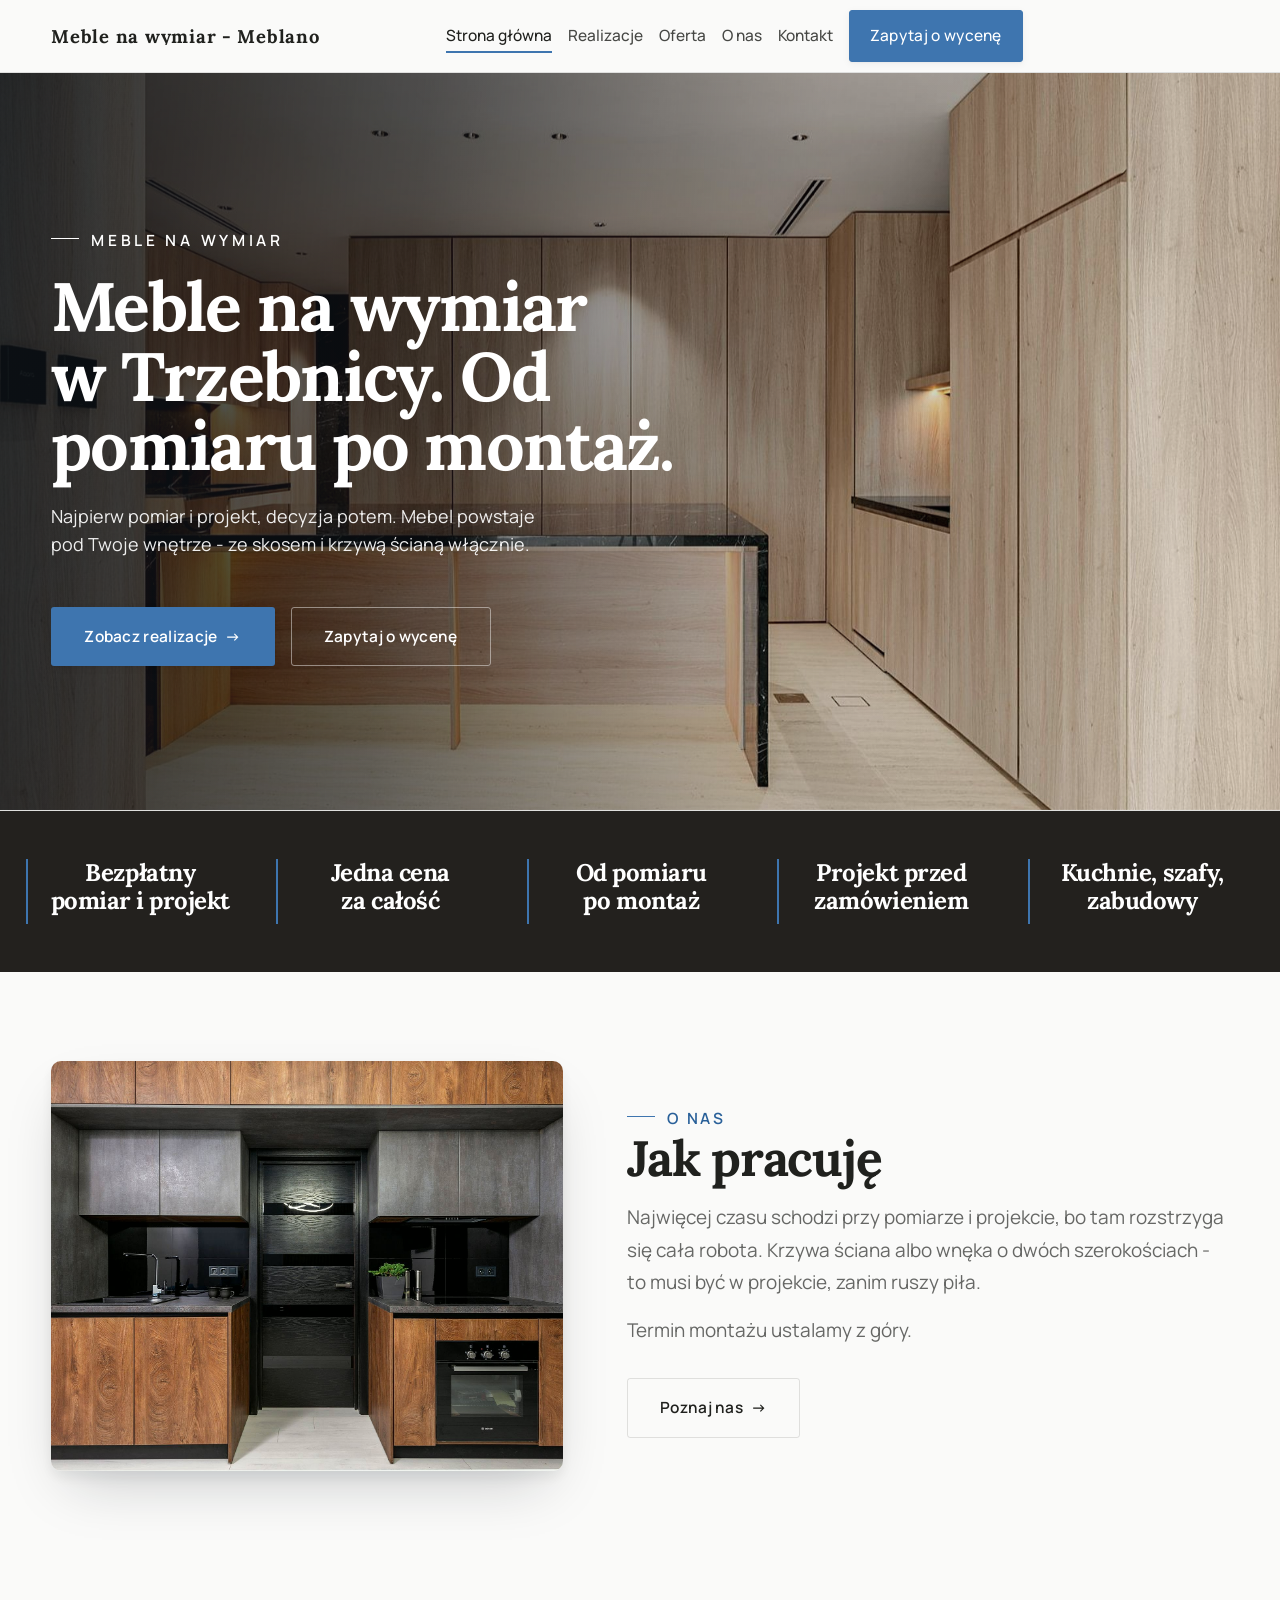
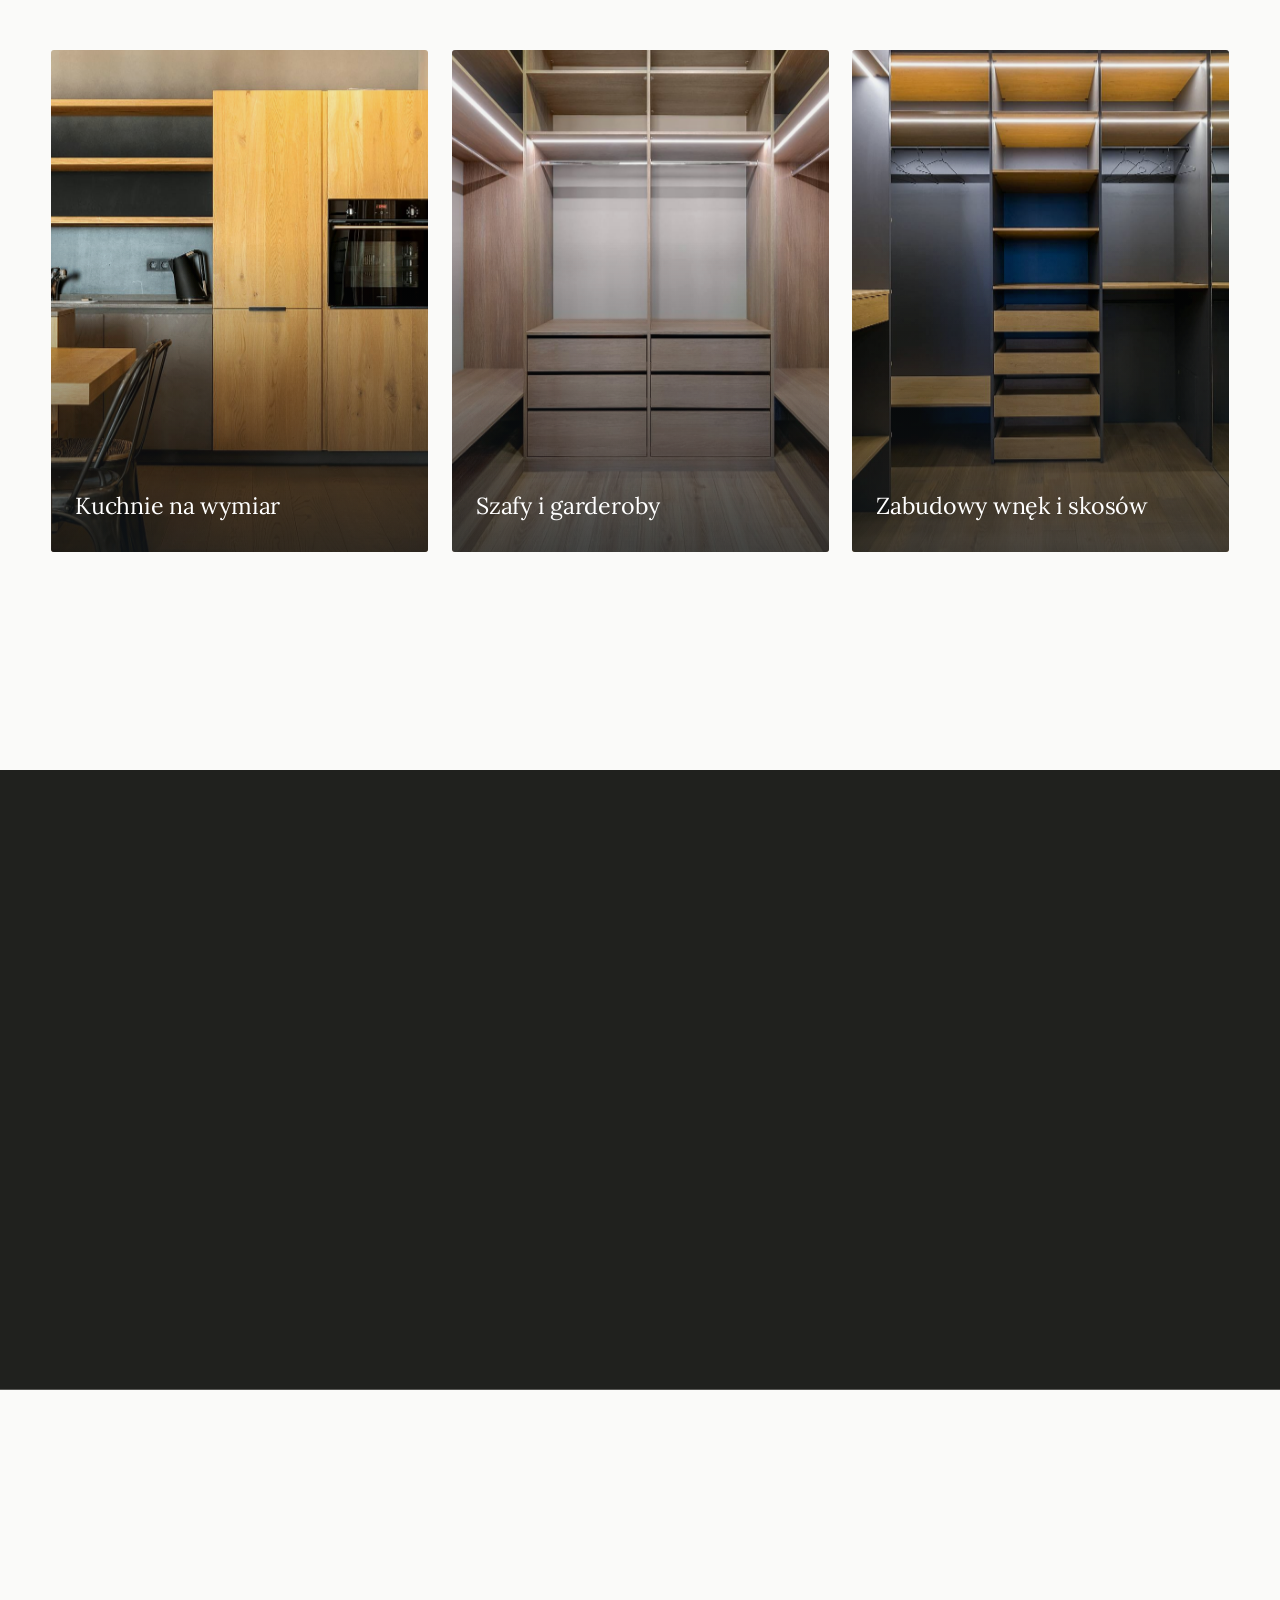
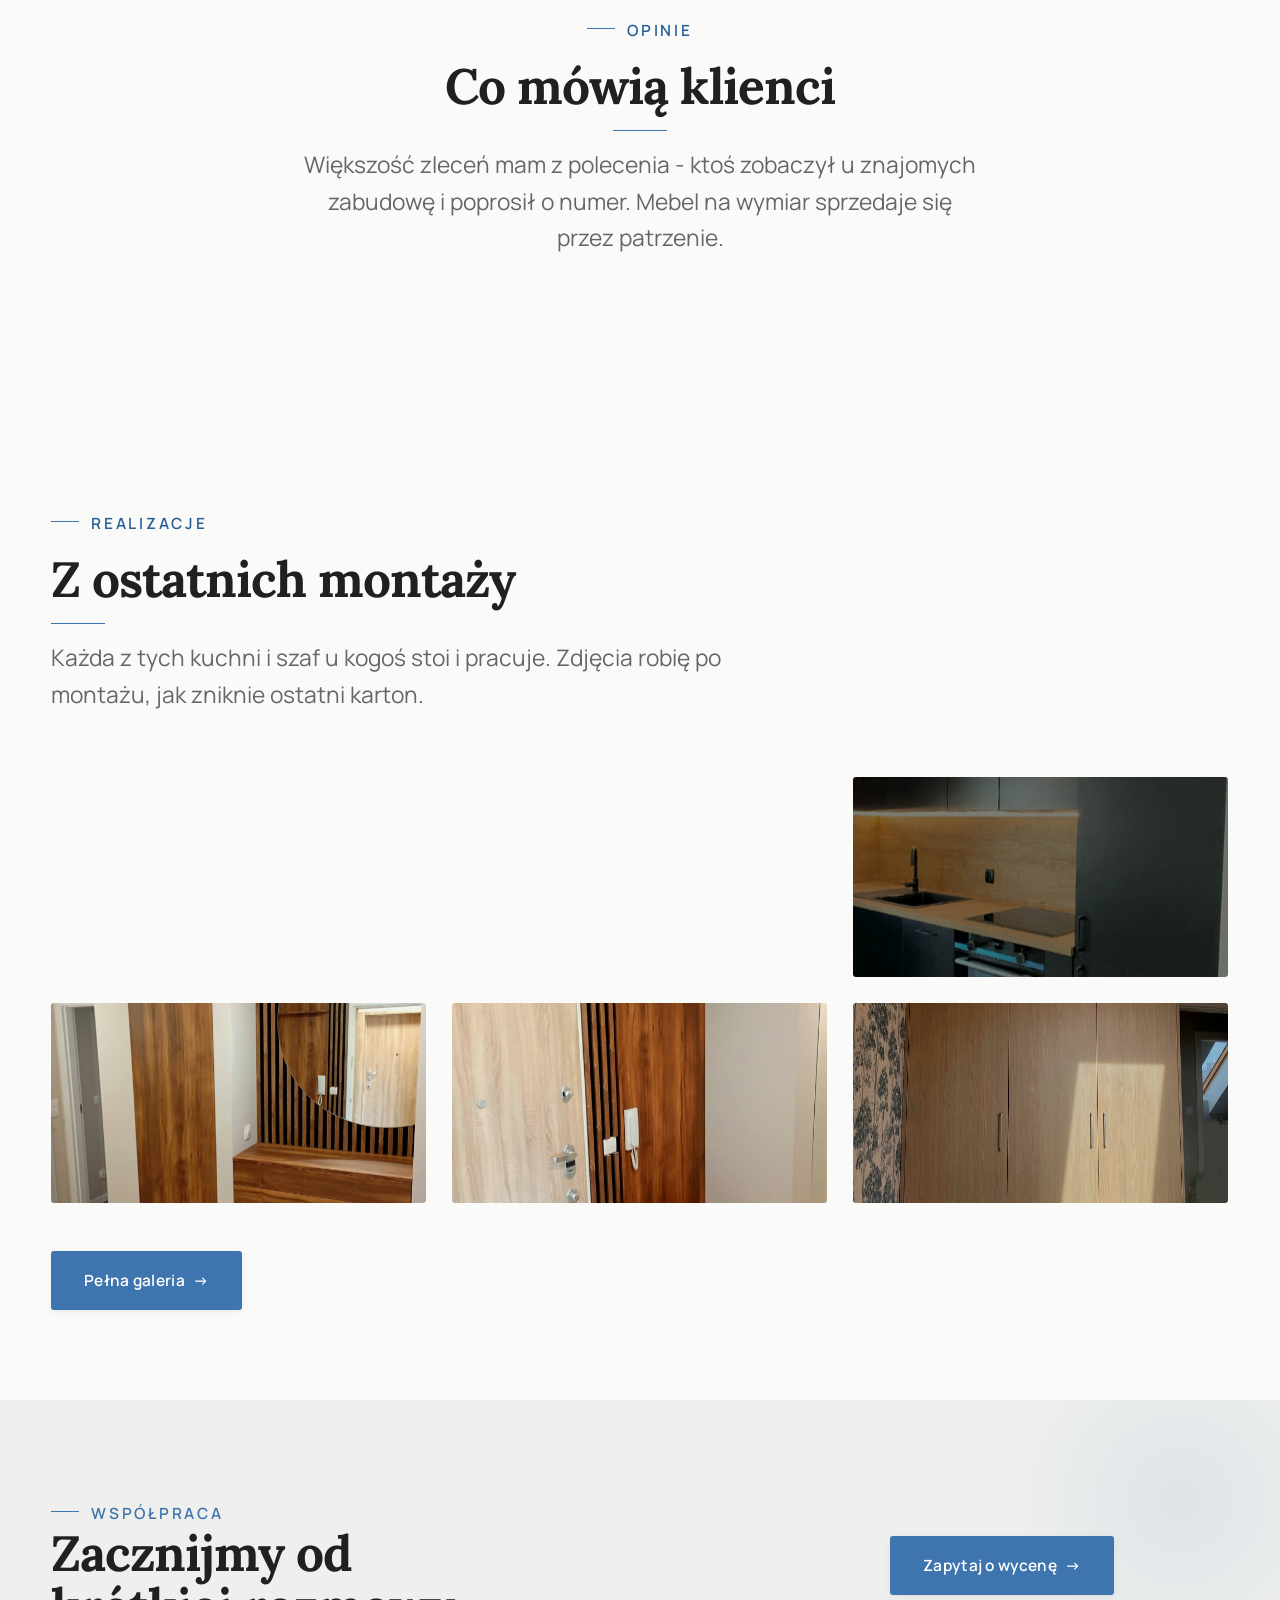
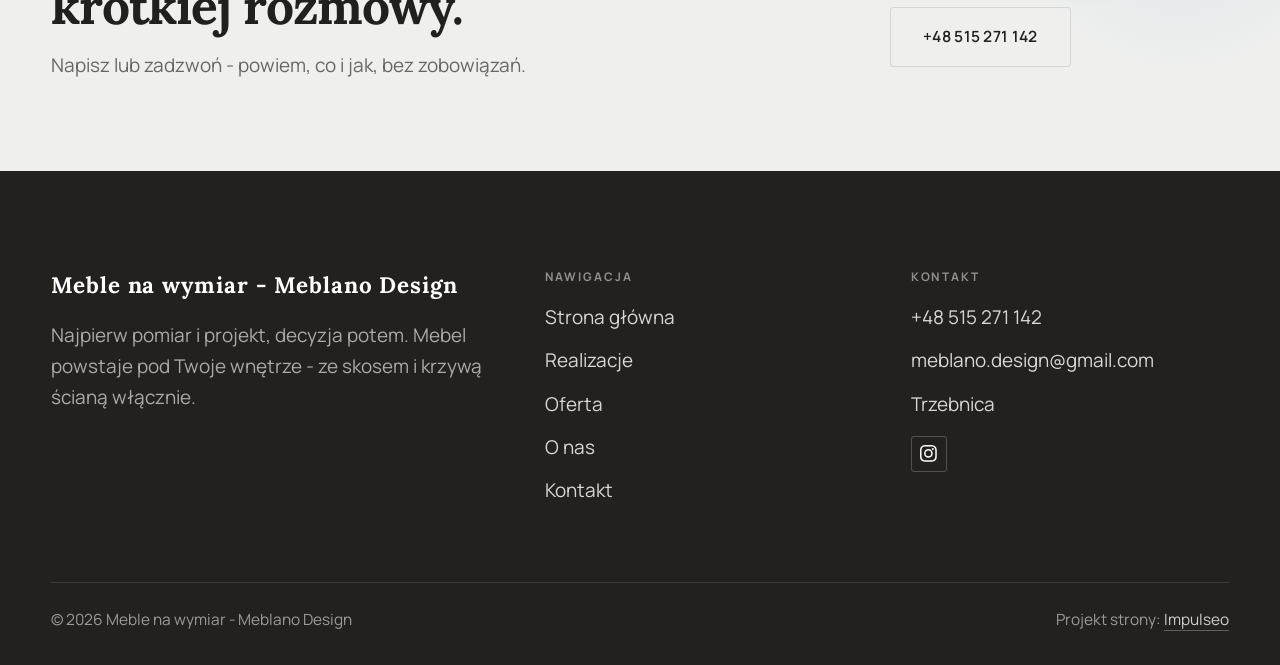
<file: index.html>
<!DOCTYPE html>
<html lang="pl">
<head>
<meta charset="UTF-8">
<meta name="viewport" content="width=device-width, initial-scale=1.0">
<title>Meble na wymiar - Meblano Design - meble na wymiar, kuchnie i szafy</title>
<meta name="description" content="Meble na wymiar w Trzebnicy: kuchnie, szafy i zabudowy pod Twoje wnętrze. Bezpłatny pomiar i projekt, jedna cena, montaż z gwarancją. Zadzwoń: +48 515 271 142.">
<link rel="canonical" href="https://kris20032.github.io/meble-na-wymiar-meblano-design/">
<meta name="robots" content="noindex, nofollow">
<meta property="og:type" content="website">
<meta property="og:locale" content="pl_PL">
<meta property="og:site_name" content="Meble na wymiar - Meblano Design">
<meta property="og:title" content="Meble na wymiar - Meblano Design - meble na wymiar, kuchnie i szafy">
<meta property="og:description" content="Meble na wymiar w Trzebnicy: kuchnie, szafy i zabudowy pod Twoje wnętrze. Bezpłatny pomiar i projekt, jedna cena, montaż z gwarancją. Zadzwoń: +48 515 271 142.">
<meta property="og:url" content="https://kris20032.github.io/meble-na-wymiar-meblano-design/">
<meta property="og:image" content="https://kris20032.github.io/meble-na-wymiar-meblano-design/img/og.jpg">
<meta property="og:image:width" content="1200">
<meta property="og:image:height" content="630">
<meta name="twitter:card" content="summary_large_image">
<script type="application/ld+json">{"@context": "https://schema.org", "@type": "HomeAndConstructionBusiness", "name": "Meble na wymiar - Meblano Design", "url": "https://kris20032.github.io/meble-na-wymiar-meblano-design/", "telephone": "+48515271142", "image": "https://kris20032.github.io/meble-na-wymiar-meblano-design/img/og.jpg", "areaServed": "Trzebnica", "sameAs": ["https://www.instagram.com/meblano_design/"]}</script>
<link rel="preconnect" href="https://fonts.googleapis.com">
<link rel="preconnect" href="https://fonts.gstatic.com" crossorigin>
<link href="https://fonts.googleapis.com/css2?family=Lora:wght@500;600;700&family=Manrope:wght@400;500;600&display=swap" rel="stylesheet">
<link rel="stylesheet" href="assets/styles.css?v=5f894cd8">
</head>
<body>

<header class="nav">
  <div class="wrap nav-inner">
    <a class="brand" href="index.html"><span class="name">Meble na wymiar - Meblano</span></a>
    <nav class="nav-links">
      <a href="index.html" class="active" aria-current="page">Strona główna</a>
      <a href="realizacje.html">Realizacje</a>
      <a href="oferta.html">Oferta</a>
      <a href="o-nas.html">O nas</a>
      <a href="kontakt.html">Kontakt</a>
      <a href="kontakt.html" class="btn btn-accent">Zapytaj o wycenę</a>
    </nav>
    <button class="nav-toggle" aria-label="Menu"><span></span><span></span><span></span></button>
  </div>
</header>

<main>
<section class="hero-cine">
  <img src="img/hero.jpg" fetchpriority="high" data-rotate="img/g1.jpg|img/g2.jpg" alt="Meble na wymiar - Meblano Design - Meble na wymiar w Trzebnicy. Od pomiaru po montaż. " width="1600" height="1066">
  <div class="wrap">
    <div class="hero-copy">
      <span class="eyebrow">Meble na wymiar</span>
      <h1>Meble na wymiar w Trzebnicy. Od pomiaru po montaż. </h1>
      <p class="lead">Najpierw pomiar i projekt, decyzja potem. Mebel powstaje pod Twoje wnętrze - ze skosem i krzywą ścianą włącznie.</p>
      <div class="hero-actions">
        <a href="realizacje.html" class="btn btn-accent">Zobacz realizacje <span class="arr">→</span></a>
        <a href="kontakt.html" class="btn btn-ghost btn-on-dark">Zapytaj o wycenę</a>
      </div>
    </div>
  </div>
</section>
<section class="strip n-5" style="padding-block:0">
  <div class="wrap">
    <div class="item reveal"><div class="k">Bezpłatny pomiar i projekt</div><div class="v"></div></div>
    <div class="item reveal"><div class="k">Jedna cena za całość</div><div class="v"></div></div>
    <div class="item reveal"><div class="k">Od pomiaru po montaż</div><div class="v"></div></div>
    <div class="item reveal"><div class="k">Projekt przed zamówieniem</div><div class="v"></div></div>
    <div class="item reveal"><div class="k">Kuchnie, szafy, zabudowy</div><div class="v"></div></div>
  </div>
</section>
<section>
  <div class="wrap split">
    <div class="split-art reveal"><img src="img/g3.jpg" alt="Meble na wymiar - Meblano Design - realizacja" loading="lazy" width="1880" height="1255" decoding="async"></div>
    <div class="split-copy reveal">
      <span class="eyebrow">O nas</span>
      <h2>Jak pracuję</h2>
      <p class="muted">Najwięcej czasu schodzi przy pomiarze i projekcie, bo tam rozstrzyga się cała robota. Krzywa ściana albo wnęka o dwóch szerokościach - to musi być w projekcie, zanim ruszy piła.</p>
      <p class="muted">Termin montażu ustalamy z góry.</p>
      <a href="o-nas.html" class="btn btn-ghost">Poznaj nas <span class="arr">→</span></a>
    </div>
  </div>
</section>
<section class="gateways-band">
  <div class="wrap">
    <div class="gateways">
      <a href="oferta.html" class="gateway reveal"><img src="img/g6.jpg" alt="Kuchnie na wymiar" loading="lazy" width="1880" height="1255" decoding="async"><span class="g-ttl">Kuchnie na wymiar</span></a>
      <a href="oferta.html" class="gateway reveal"><img src="img/g5.jpg" alt="Szafy i garderoby" loading="lazy" width="1880" height="1253" decoding="async"><span class="g-ttl">Szafy i garderoby</span></a>
      <a href="oferta.html" class="gateway reveal"><img src="img/g4.jpg" alt="Zabudowy wnęk i skosów" loading="lazy" width="1880" height="1255" decoding="async"><span class="g-ttl">Zabudowy wnęk i skosów</span></a>
    </div>
  </div>
</section>
<section class="stopklatka" aria-hidden="true">
  <div class="stk-bg" style="background-image:url(img/stk.jpg)"></div>
</section>
<section class="opinie op-fallback">
  <div class="wrap">
    <div class="head center reveal">
      <span class="eyebrow">Opinie</span>
      <h2>Co mówią klienci</h2>
      <p>Większość zleceń mam z polecenia - ktoś zobaczył u znajomych zabudowę i poprosił o numer. Mebel na wymiar sprzedaje się przez patrzenie.</p>
    </div>
  </div>
</section>
<section>
  <div class="wrap">
    <div class="head reveal">
      <span class="eyebrow">Realizacje</span>
      <h2>Z ostatnich montaży</h2>
      <p>Każda z tych kuchni i szaf u kogoś stoi i pracuje. Zdjęcia robię po montażu, jak zniknie ostatni karton.</p>
    </div>
    <div class="gallery">
      <div class="tile t-two3 reveal"><img src="img/g7.jpg" alt="Meble na wymiar - Meblano Design" loading="lazy" width="1440" height="1592" decoding="async"></div>
      <div class="tile t-third reveal"><img src="img/g8.jpg" alt="Meble na wymiar - Meblano Design" loading="lazy" width="978" height="1246" decoding="async"></div>
      <div class="tile t-third reveal"><img src="img/g9.jpg" alt="Meble na wymiar - Meblano Design" loading="lazy" width="1350" height="1687" decoding="async"></div>
      <div class="tile t-third reveal"><img src="img/g10.jpg" alt="Meble na wymiar - Meblano Design" loading="lazy" width="1349" height="1687" decoding="async"></div>
      <div class="tile t-third reveal"><img src="img/g11.jpg" alt="Meble na wymiar - Meblano Design" loading="lazy" width="1440" height="1920" decoding="async"></div>
    </div>
    <div style="margin-top:var(--space-7)" class="reveal"><a href="realizacje.html" class="btn btn-accent">Pełna galeria <span class="arr">→</span></a></div>
  </div>
</section>
<section class="cta">
  <div class="wrap">
    <div class="reveal">
      <span class="eyebrow">Współpraca</span>
      <h2>Zacznijmy od krótkiej rozmowy.</h2>
      <p>Napisz lub zadzwoń - powiem, co i jak, bez zobowiązań.</p>
    </div>
    <div class="cta-actions reveal">
      <a href="kontakt.html" class="btn btn-light">Zapytaj o wycenę <span class="arr">→</span></a>
      <a href="tel:+48515271142" class="btn btn-ghost btn-ghost-cta">+48 515 271 142</a>
    </div>
  </div>
</section>
</main>

<footer>
  <div class="wrap">
    <div class="foot-grid">
      <div class="foot-brand">
        <div class="name">Meble na wymiar - Meblano Design</div>
        <p>Najpierw pomiar i projekt, decyzja potem. Mebel powstaje pod Twoje wnętrze - ze skosem i krzywą ścianą włącznie.</p>
      </div>
      <div class="foot-col">
        <h4>Nawigacja</h4>
        <a href="index.html">Strona główna</a>
        <a href="realizacje.html">Realizacje</a>
        <a href="oferta.html">Oferta</a>
        <a href="o-nas.html">O nas</a>
        <a href="kontakt.html">Kontakt</a>
      </div>
      <div class="foot-col">
        <h4>Kontakt</h4>
        <a href="tel:+48515271142">+48 515 271 142</a>
        <a href="mailto:meblano.design@gmail.com">meblano.design@gmail.com</a>
        <p>Trzebnica</p>
      <div class="foot-soc">
        <a class="soc" href="https://www.instagram.com/meblano_design/" target="_blank" rel="noopener" aria-label="Instagram - Meble na wymiar - Meblano Design"><svg viewBox="0 0 24 24" aria-hidden="true" focusable="false"><path d="M7.0301.084c-1.2768.0602-2.1487.264-2.911.5634-.7888.3075-1.4575.72-2.1228 1.3877-.6652.6677-1.075 1.3368-1.3802 2.127-.2954.7638-.4956 1.6365-.552 2.914-.0564 1.2775-.0689 1.6882-.0626 4.947.0062 3.2586.0206 3.6671.0825 4.9473.061 1.2765.264 2.1482.5635 2.9107.308.7889.72 1.4573 1.388 2.1228.6679.6655 1.3365 1.0743 2.1285 1.38.7632.295 1.6361.4961 2.9134.552 1.2773.056 1.6884.069 4.9462.0627 3.2578-.0062 3.668-.0207 4.9478-.0814 1.28-.0607 2.147-.2652 2.9098-.5633.7889-.3086 1.4578-.72 2.1228-1.3881.665-.6682 1.0745-1.3378 1.3795-2.1284.2957-.7632.4966-1.636.552-2.9124.056-1.2809.0692-1.6898.063-4.948-.0063-3.2583-.021-3.6668-.0817-4.9465-.0607-1.2797-.264-2.1487-.5633-2.9117-.3084-.7889-.72-1.4568-1.3876-2.1228C21.2982 1.33 20.628.9208 19.8378.6165 19.074.321 18.2017.1197 16.9244.0645 15.6471.0093 15.236-.005 11.977.0014 8.718.0076 8.31.0215 7.0301.0839m.1402 21.6932c-1.17-.0509-1.8053-.2453-2.2287-.408-.5606-.216-.96-.4771-1.3819-.895-.422-.4178-.6811-.8186-.9-1.378-.1644-.4234-.3624-1.058-.4171-2.228-.0595-1.2645-.072-1.6442-.079-4.848-.007-3.2037.0053-3.583.0607-4.848.05-1.169.2456-1.805.408-2.2282.216-.5613.4762-.96.895-1.3816.4188-.4217.8184-.6814 1.3783-.9003.423-.1651 1.0575-.3614 2.227-.4171 1.2655-.06 1.6447-.072 4.848-.079 3.2033-.007 3.5835.005 4.8495.0608 1.169.0508 1.8053.2445 2.228.408.5608.216.96.4754 1.3816.895.4217.4194.6816.8176.9005 1.3787.1653.4217.3617 1.056.4169 2.2263.0602 1.2655.0739 1.645.0796 4.848.0058 3.203-.0055 3.5834-.061 4.848-.051 1.17-.245 1.8055-.408 2.2294-.216.5604-.4763.96-.8954 1.3814-.419.4215-.8181.6811-1.3783.9-.4224.1649-1.0577.3617-2.2262.4174-1.2656.0595-1.6448.072-4.8493.079-3.2045.007-3.5825-.006-4.848-.0608M16.953 5.5864A1.44 1.44 0 1 0 18.39 4.144a1.44 1.44 0 0 0-1.437 1.4424M5.8385 12.012c.0067 3.4032 2.7706 6.1557 6.173 6.1493 3.4026-.0065 6.157-2.7701 6.1506-6.1733-.0065-3.4032-2.771-6.1565-6.174-6.1498-3.403.0067-6.156 2.771-6.1496 6.1738M8 12.0077a4 4 0 1 1 4.008 3.9921A3.9996 3.9996 0 0 1 8 12.0077" fill="currentColor"/></svg></a>
      </div>
      </div>
    </div>
    <div class="foot-bot">
      <span>© 2026 Meble na wymiar - Meblano Design</span>
      <span>Projekt strony: <a class="foot-credit" href="https://impulseo.pl" target="_blank" rel="noopener">Impulseo</a></span>
    </div>
  </div>
</footer>
<div class="sticky-reserve"><a class="sr-book" href="kontakt.html">Zapytaj o wycenę</a><a class="sr-call" href="tel:+48515271142" aria-label="Zadzwoń"><svg class="ico-tel" width="16" height="16" viewBox="0 0 24 24" fill="none" aria-hidden="true"><path d="M6.6 10.8a15.5 15.5 0 0 0 6.6 6.6l2.2-2.2a1 1 0 0 1 1-.24 11.4 11.4 0 0 0 3.6.58 1 1 0 0 1 1 1V20a1 1 0 0 1-1 1A17 17 0 0 1 3 4a1 1 0 0 1 1-1h3.5a1 1 0 0 1 1 1c0 1.25.2 2.46.58 3.6a1 1 0 0 1-.25 1l-2.23 2.2Z" fill="currentColor"/></svg></a></div>
<div class="demo-wazne" data-do="2026-10-20" data-cykl="3" hidden><svg class="dw-ico" width="13" height="13" viewBox="0 0 24 24" fill="none" aria-hidden="true"><circle cx="12" cy="12" r="8.6" stroke="currentColor" stroke-width="1.8"/><path d="M12 7.2V12l3.3 2" stroke="currentColor" stroke-width="1.8" stroke-linecap="round"/></svg><span class="dw-txt"></span></div>

<script src="assets/main.js"></script>
</body>
</html>
</file>
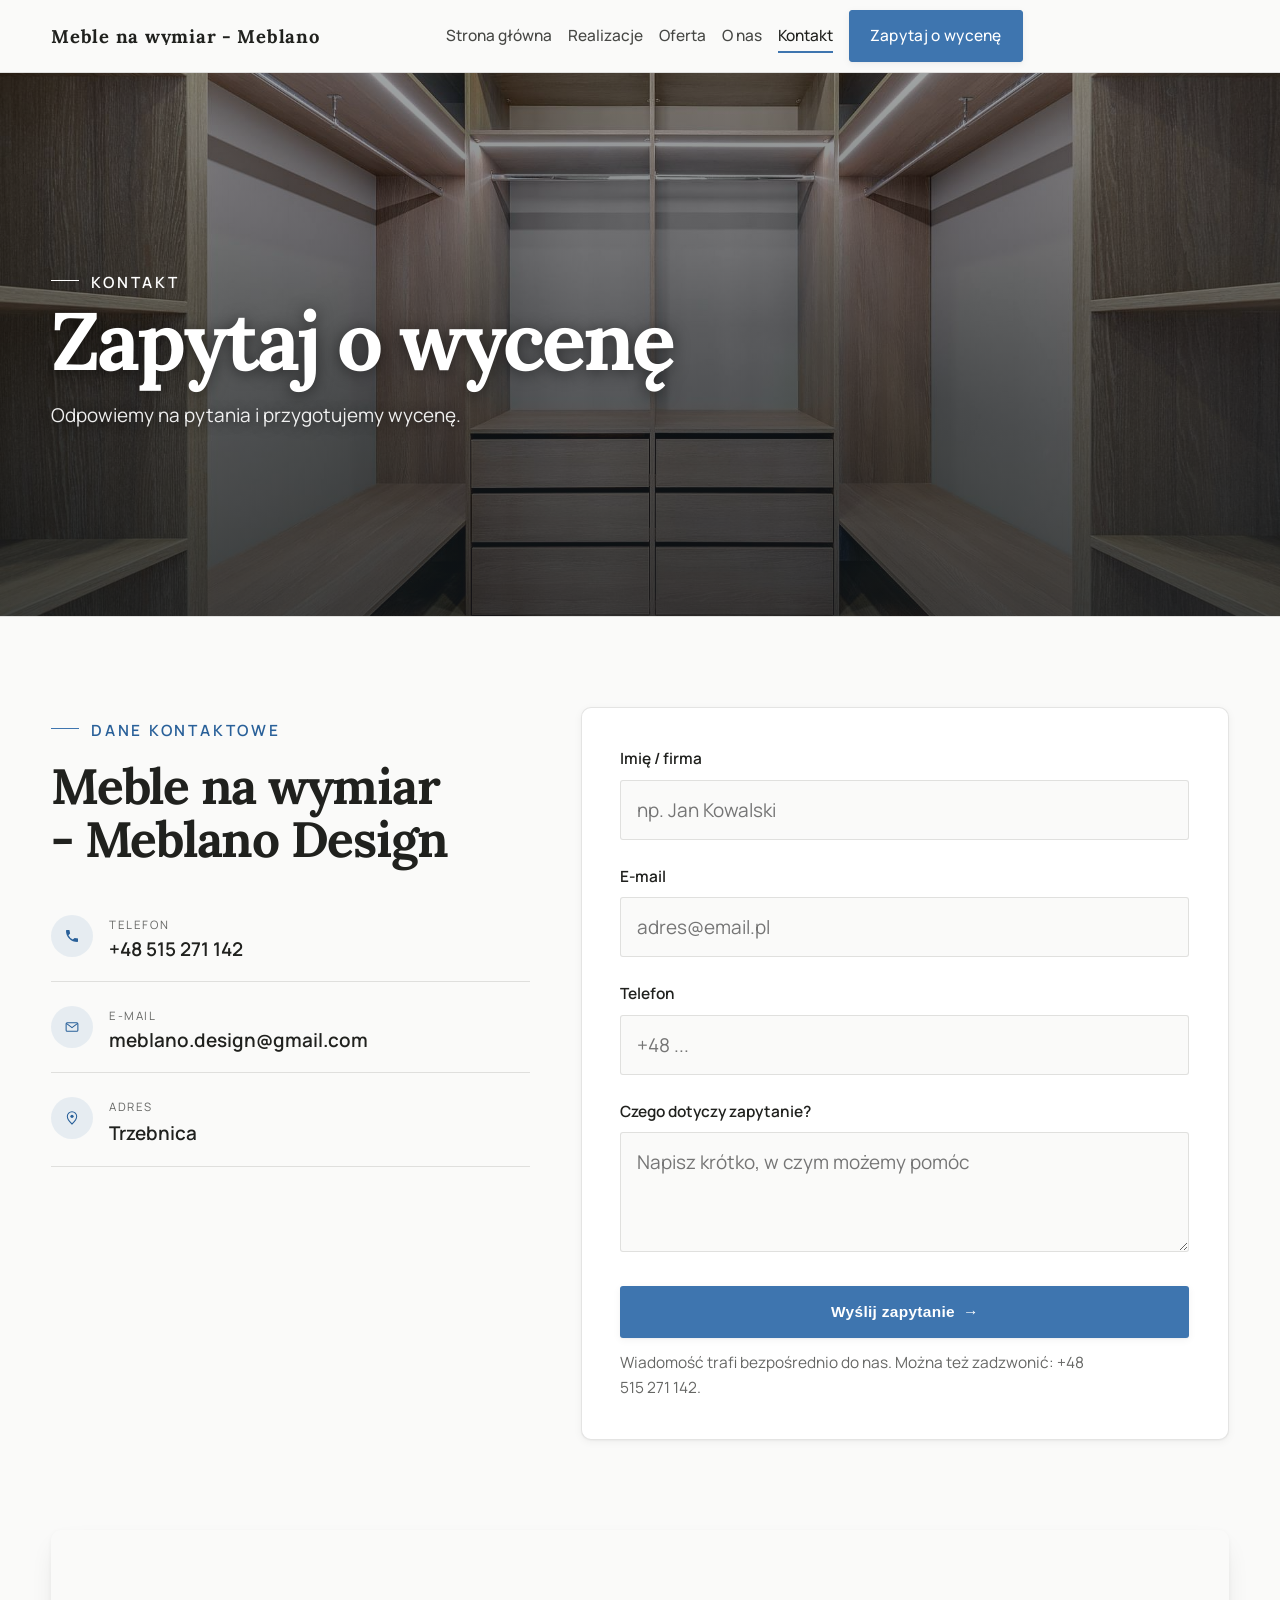
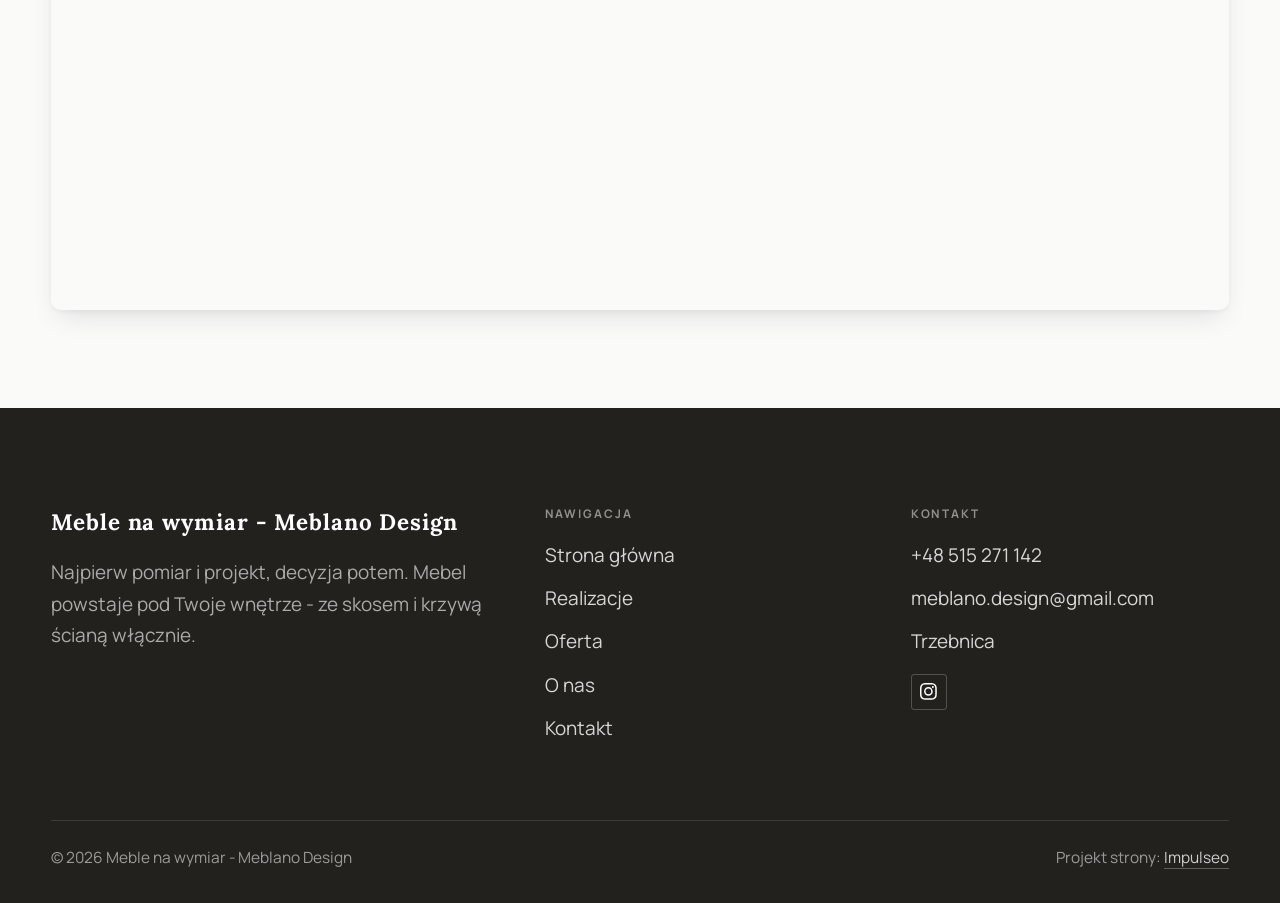
<file: kontakt.html>
<!DOCTYPE html>
<html lang="pl">
<head>
<meta charset="UTF-8">
<meta name="viewport" content="width=device-width, initial-scale=1.0">
<title>Kontakt - Meble na wymiar - Meblano Design</title>
<meta name="description" content="Kontakt Meble na wymiar - Meblano Design - Trzebnica">
<link rel="canonical" href="https://kris20032.github.io/meble-na-wymiar-meblano-design/kontakt.html">
<meta name="robots" content="noindex, nofollow">
<meta property="og:type" content="website">
<meta property="og:locale" content="pl_PL">
<meta property="og:site_name" content="Meble na wymiar - Meblano Design">
<meta property="og:title" content="Kontakt - Meble na wymiar - Meblano Design">
<meta property="og:description" content="Kontakt Meble na wymiar - Meblano Design - Trzebnica">
<meta property="og:url" content="https://kris20032.github.io/meble-na-wymiar-meblano-design/kontakt.html">
<meta property="og:image" content="https://kris20032.github.io/meble-na-wymiar-meblano-design/img/og.jpg">
<meta property="og:image:width" content="1200">
<meta property="og:image:height" content="630">
<meta name="twitter:card" content="summary_large_image">
<link rel="preconnect" href="https://fonts.googleapis.com">
<link rel="preconnect" href="https://fonts.gstatic.com" crossorigin>
<link href="https://fonts.googleapis.com/css2?family=Lora:wght@500;600;700&family=Manrope:wght@400;500;600&display=swap" rel="stylesheet">
<link rel="stylesheet" href="assets/styles.css?v=5f894cd8">
</head>
<body>

<header class="nav">
  <div class="wrap nav-inner">
    <a class="brand" href="index.html"><span class="name">Meble na wymiar - Meblano</span></a>
    <nav class="nav-links">
      <a href="index.html">Strona główna</a>
      <a href="realizacje.html">Realizacje</a>
      <a href="oferta.html">Oferta</a>
      <a href="o-nas.html">O nas</a>
      <a href="kontakt.html" class="active" aria-current="page">Kontakt</a>
      <a href="kontakt.html" class="btn btn-accent">Zapytaj o wycenę</a>
    </nav>
    <button class="nav-toggle" aria-label="Menu"><span></span><span></span><span></span></button>
  </div>
</header>

<main>
<section class="pagehead">
  <img src="img/g5.jpg" alt="Meble na wymiar - Meblano Design - Zapytaj o wycenę" width="1880" height="1253" decoding="async">
  <div class="wrap">
    <span class="eyebrow">Kontakt</span>
    <h1>Zapytaj o wycenę</h1>
    <p>Odpowiemy na pytania i przygotujemy wycenę.</p>
  </div>
</section>
<section>
  <div class="wrap contact-grid">
    <div class="reveal">
      <span class="eyebrow">Dane kontaktowe</span>
      <h2 style="margin:var(--space-4) 0 var(--space-6)">Meble na wymiar - Meblano Design</h2>
      <div class="info-list">
        <div class="info-row"><div class="ic"><svg class="ico-tel" width="16" height="16" viewBox="0 0 24 24" fill="none" aria-hidden="true"><path d="M6.6 10.8a15.5 15.5 0 0 0 6.6 6.6l2.2-2.2a1 1 0 0 1 1-.24 11.4 11.4 0 0 0 3.6.58 1 1 0 0 1 1 1V20a1 1 0 0 1-1 1A17 17 0 0 1 3 4a1 1 0 0 1 1-1h3.5a1 1 0 0 1 1 1c0 1.25.2 2.46.58 3.6a1 1 0 0 1-.25 1l-2.23 2.2Z" fill="currentColor"/></svg></div><div><div class="lbl">Telefon</div><a class="val" href="tel:+48515271142">+48 515 271 142</a></div></div>
        <div class="info-row"><div class="ic"><svg class="ico-mail" width="16" height="16" viewBox="0 0 24 24" fill="none" aria-hidden="true"><rect x="3.2" y="5.5" width="17.6" height="13" rx="1.6" stroke="currentColor" stroke-width="1.6"/><path d="M4 7l8 6 8-6" stroke="currentColor" stroke-width="1.6" stroke-linecap="round" stroke-linejoin="round"/></svg></div><div><div class="lbl">E-mail</div><a class="val" href="mailto:meblano.design@gmail.com">meblano.design@gmail.com</a></div></div>
        <div class="info-row"><div class="ic"><svg class="ico-pin" width="16" height="16" viewBox="0 0 24 24" fill="none" aria-hidden="true"><path d="M12 21s7-6.1 7-11.5A7 7 0 0 0 5 9.5C5 14.9 12 21 12 21Z" stroke="currentColor" stroke-width="1.6" fill="none"/><circle cx="12" cy="9.5" r="2.4" fill="currentColor"/></svg></div><div><div class="lbl">Adres</div><div class="val">Trzebnica</div></div></div>
      </div>
    </div>
    <div class="reveal">
      <form class="form" action="https://formsubmit.co/meblano.design@gmail.com" method="POST">
        <input type="hidden" name="_subject" value="Zapytanie ze strony Meble na wymiar - Meblano Design">
        <input type="hidden" name="_captcha" value="false">
        <input type="hidden" name="_template" value="table">
        <div class="fld"><label for="name">Imię / firma</label><input id="name" name="name" type="text" placeholder="np. Jan Kowalski" required></div>
        <div class="fld"><label for="email">E-mail</label><input id="email" name="email" type="email" placeholder="adres@email.pl" required></div>
        <div class="fld"><label for="phone">Telefon</label><input id="phone" name="phone" type="tel" placeholder="+48 ..."></div>
        <div class="fld"><label for="msg">Czego dotyczy zapytanie?</label><textarea id="msg" name="message" placeholder="Napisz krótko, w czym możemy pomóc" required></textarea></div>
        <button type="submit" class="btn btn-accent" style="width:100%;justify-content:center">Wyślij zapytanie <span class="arr">→</span></button>
        <p class="note">Wiadomość trafi bezpośrednio do nas. Można też zadzwonić: +48 515 271 142.</p>
      </form>
    </div>
  </div>
</section>
<section style="padding-top:0">
  <div class="wrap reveal">
    <iframe class="map" title="Meble na wymiar - Meblano Design - Trzebnica" src="https://maps.google.com/maps?q=51.3066215%2C17.0592071&z=15&output=embed" loading="lazy" referrerpolicy="no-referrer-when-downgrade"></iframe>
  </div>
</section>
</main>

<footer>
  <div class="wrap">
    <div class="foot-grid">
      <div class="foot-brand">
        <div class="name">Meble na wymiar - Meblano Design</div>
        <p>Najpierw pomiar i projekt, decyzja potem. Mebel powstaje pod Twoje wnętrze - ze skosem i krzywą ścianą włącznie.</p>
      </div>
      <div class="foot-col">
        <h4>Nawigacja</h4>
        <a href="index.html">Strona główna</a>
        <a href="realizacje.html">Realizacje</a>
        <a href="oferta.html">Oferta</a>
        <a href="o-nas.html">O nas</a>
        <a href="kontakt.html">Kontakt</a>
      </div>
      <div class="foot-col">
        <h4>Kontakt</h4>
        <a href="tel:+48515271142">+48 515 271 142</a>
        <a href="mailto:meblano.design@gmail.com">meblano.design@gmail.com</a>
        <p>Trzebnica</p>
      <div class="foot-soc">
        <a class="soc" href="https://www.instagram.com/meblano_design/" target="_blank" rel="noopener" aria-label="Instagram - Meble na wymiar - Meblano Design"><svg viewBox="0 0 24 24" aria-hidden="true" focusable="false"><path d="M7.0301.084c-1.2768.0602-2.1487.264-2.911.5634-.7888.3075-1.4575.72-2.1228 1.3877-.6652.6677-1.075 1.3368-1.3802 2.127-.2954.7638-.4956 1.6365-.552 2.914-.0564 1.2775-.0689 1.6882-.0626 4.947.0062 3.2586.0206 3.6671.0825 4.9473.061 1.2765.264 2.1482.5635 2.9107.308.7889.72 1.4573 1.388 2.1228.6679.6655 1.3365 1.0743 2.1285 1.38.7632.295 1.6361.4961 2.9134.552 1.2773.056 1.6884.069 4.9462.0627 3.2578-.0062 3.668-.0207 4.9478-.0814 1.28-.0607 2.147-.2652 2.9098-.5633.7889-.3086 1.4578-.72 2.1228-1.3881.665-.6682 1.0745-1.3378 1.3795-2.1284.2957-.7632.4966-1.636.552-2.9124.056-1.2809.0692-1.6898.063-4.948-.0063-3.2583-.021-3.6668-.0817-4.9465-.0607-1.2797-.264-2.1487-.5633-2.9117-.3084-.7889-.72-1.4568-1.3876-2.1228C21.2982 1.33 20.628.9208 19.8378.6165 19.074.321 18.2017.1197 16.9244.0645 15.6471.0093 15.236-.005 11.977.0014 8.718.0076 8.31.0215 7.0301.0839m.1402 21.6932c-1.17-.0509-1.8053-.2453-2.2287-.408-.5606-.216-.96-.4771-1.3819-.895-.422-.4178-.6811-.8186-.9-1.378-.1644-.4234-.3624-1.058-.4171-2.228-.0595-1.2645-.072-1.6442-.079-4.848-.007-3.2037.0053-3.583.0607-4.848.05-1.169.2456-1.805.408-2.2282.216-.5613.4762-.96.895-1.3816.4188-.4217.8184-.6814 1.3783-.9003.423-.1651 1.0575-.3614 2.227-.4171 1.2655-.06 1.6447-.072 4.848-.079 3.2033-.007 3.5835.005 4.8495.0608 1.169.0508 1.8053.2445 2.228.408.5608.216.96.4754 1.3816.895.4217.4194.6816.8176.9005 1.3787.1653.4217.3617 1.056.4169 2.2263.0602 1.2655.0739 1.645.0796 4.848.0058 3.203-.0055 3.5834-.061 4.848-.051 1.17-.245 1.8055-.408 2.2294-.216.5604-.4763.96-.8954 1.3814-.419.4215-.8181.6811-1.3783.9-.4224.1649-1.0577.3617-2.2262.4174-1.2656.0595-1.6448.072-4.8493.079-3.2045.007-3.5825-.006-4.848-.0608M16.953 5.5864A1.44 1.44 0 1 0 18.39 4.144a1.44 1.44 0 0 0-1.437 1.4424M5.8385 12.012c.0067 3.4032 2.7706 6.1557 6.173 6.1493 3.4026-.0065 6.157-2.7701 6.1506-6.1733-.0065-3.4032-2.771-6.1565-6.174-6.1498-3.403.0067-6.156 2.771-6.1496 6.1738M8 12.0077a4 4 0 1 1 4.008 3.9921A3.9996 3.9996 0 0 1 8 12.0077" fill="currentColor"/></svg></a>
      </div>
      </div>
    </div>
    <div class="foot-bot">
      <span>© 2026 Meble na wymiar - Meblano Design</span>
      <span>Projekt strony: <a class="foot-credit" href="https://impulseo.pl" target="_blank" rel="noopener">Impulseo</a></span>
    </div>
  </div>
</footer>
<div class="sticky-reserve"><a class="sr-book" href="kontakt.html">Zapytaj o wycenę</a><a class="sr-call" href="tel:+48515271142" aria-label="Zadzwoń"><svg class="ico-tel" width="16" height="16" viewBox="0 0 24 24" fill="none" aria-hidden="true"><path d="M6.6 10.8a15.5 15.5 0 0 0 6.6 6.6l2.2-2.2a1 1 0 0 1 1-.24 11.4 11.4 0 0 0 3.6.58 1 1 0 0 1 1 1V20a1 1 0 0 1-1 1A17 17 0 0 1 3 4a1 1 0 0 1 1-1h3.5a1 1 0 0 1 1 1c0 1.25.2 2.46.58 3.6a1 1 0 0 1-.25 1l-2.23 2.2Z" fill="currentColor"/></svg></a></div>
<div class="demo-wazne" data-do="2026-10-20" data-cykl="3" hidden><svg class="dw-ico" width="13" height="13" viewBox="0 0 24 24" fill="none" aria-hidden="true"><circle cx="12" cy="12" r="8.6" stroke="currentColor" stroke-width="1.8"/><path d="M12 7.2V12l3.3 2" stroke="currentColor" stroke-width="1.8" stroke-linecap="round"/></svg><span class="dw-txt"></span></div>

<script src="assets/main.js"></script>
</body>
</html>
</file>
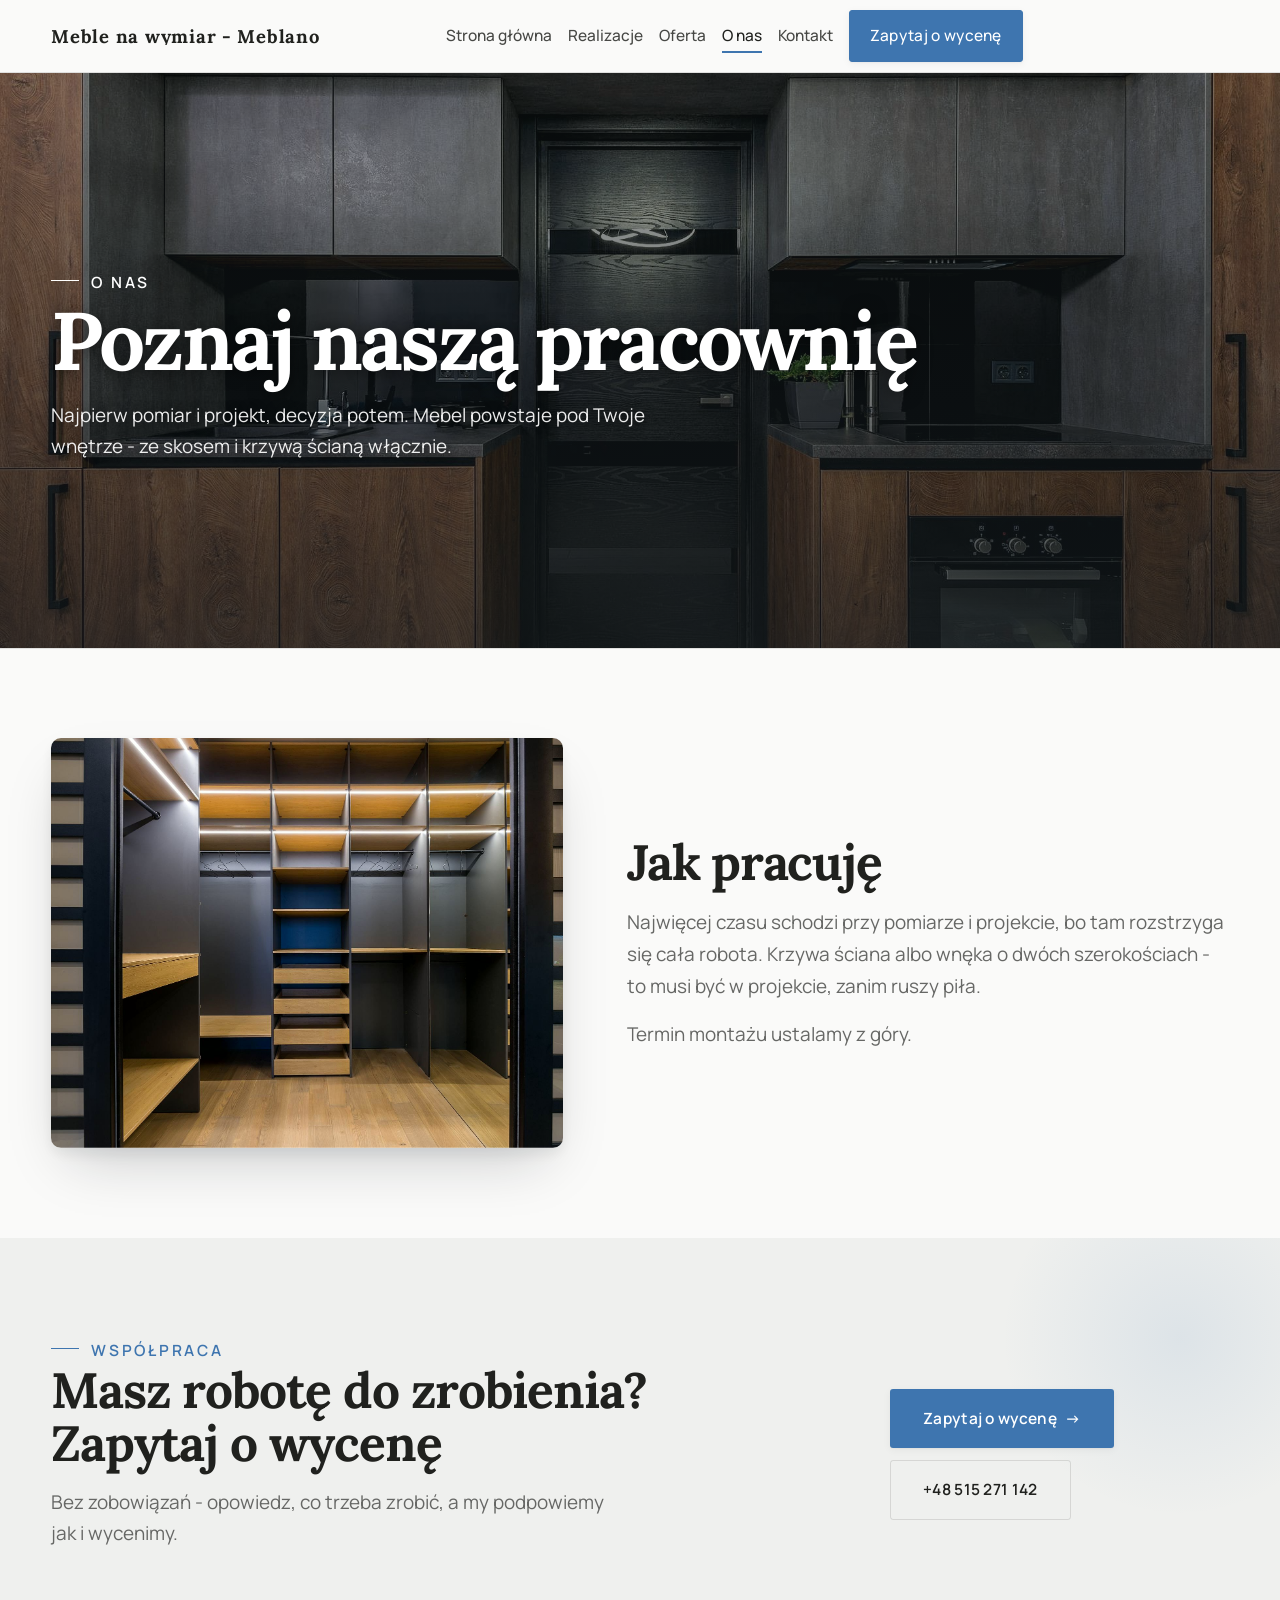
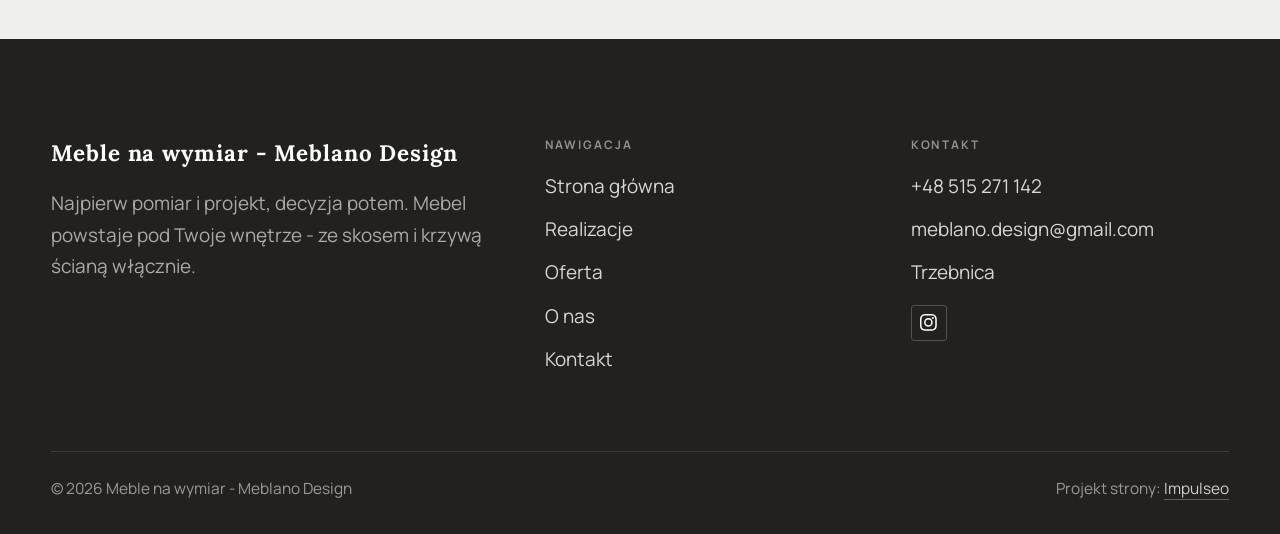
<file: o-nas.html>
<!DOCTYPE html>
<html lang="pl">
<head>
<meta charset="UTF-8">
<meta name="viewport" content="width=device-width, initial-scale=1.0">
<title>O nas - Meble na wymiar - Meblano Design</title>
<meta name="description" content="Meble na wymiar w Trzebnicy: kuchnie, szafy i zabudowy pod Twoje wnętrze. Bezpłatny pomiar i projekt, jedna cena, montaż z gwarancją. Zadzwoń: +48 515 271 142.">
<link rel="canonical" href="https://kris20032.github.io/meble-na-wymiar-meblano-design/o-nas.html">
<meta name="robots" content="noindex, nofollow">
<meta property="og:type" content="website">
<meta property="og:locale" content="pl_PL">
<meta property="og:site_name" content="Meble na wymiar - Meblano Design">
<meta property="og:title" content="O nas - Meble na wymiar - Meblano Design">
<meta property="og:description" content="Meble na wymiar w Trzebnicy: kuchnie, szafy i zabudowy pod Twoje wnętrze. Bezpłatny pomiar i projekt, jedna cena, montaż z gwarancją. Zadzwoń: +48 515 271 142.">
<meta property="og:url" content="https://kris20032.github.io/meble-na-wymiar-meblano-design/o-nas.html">
<meta property="og:image" content="https://kris20032.github.io/meble-na-wymiar-meblano-design/img/og.jpg">
<meta property="og:image:width" content="1200">
<meta property="og:image:height" content="630">
<meta name="twitter:card" content="summary_large_image">
<link rel="preconnect" href="https://fonts.googleapis.com">
<link rel="preconnect" href="https://fonts.gstatic.com" crossorigin>
<link href="https://fonts.googleapis.com/css2?family=Lora:wght@500;600;700&family=Manrope:wght@400;500;600&display=swap" rel="stylesheet">
<link rel="stylesheet" href="assets/styles.css?v=5f894cd8">
</head>
<body>

<header class="nav">
  <div class="wrap nav-inner">
    <a class="brand" href="index.html"><span class="name">Meble na wymiar - Meblano</span></a>
    <nav class="nav-links">
      <a href="index.html">Strona główna</a>
      <a href="realizacje.html">Realizacje</a>
      <a href="oferta.html">Oferta</a>
      <a href="o-nas.html" class="active" aria-current="page">O nas</a>
      <a href="kontakt.html">Kontakt</a>
      <a href="kontakt.html" class="btn btn-accent">Zapytaj o wycenę</a>
    </nav>
    <button class="nav-toggle" aria-label="Menu"><span></span><span></span><span></span></button>
  </div>
</header>

<main>
<section class="pagehead">
  <img src="img/g3.jpg" alt="Meble na wymiar - Meblano Design - Poznaj naszą pracownię" width="1880" height="1255" decoding="async">
  <div class="wrap">
    <span class="eyebrow">O nas</span>
    <h1>Poznaj naszą pracownię</h1>
    <p>Najpierw pomiar i projekt, decyzja potem. Mebel powstaje pod Twoje wnętrze - ze skosem i krzywą ścianą włącznie.</p>
  </div>
</section>
<section>
  <div class="wrap split">
    <div class="split-art reveal"><img src="img/g4.jpg" alt="Meble na wymiar - Meblano Design" loading="lazy" width="1880" height="1255" decoding="async"></div>
    <div class="split-copy reveal">
      <h2>Jak pracuję</h2>
      <p class="muted">Najwięcej czasu schodzi przy pomiarze i projekcie, bo tam rozstrzyga się cała robota. Krzywa ściana albo wnęka o dwóch szerokościach - to musi być w projekcie, zanim ruszy piła.</p>
      <p class="muted">Termin montażu ustalamy z góry.</p>
    </div>
  </div>
</section>


<section class="cta">
  <div class="wrap">
    <div class="reveal">
      <span class="eyebrow">Współpraca</span>
      <h2>Masz robotę do zrobienia? Zapytaj o wycenę</h2>
      <p>Bez zobowiązań - opowiedz, co trzeba zrobić, a my podpowiemy jak i wycenimy.</p>
    </div>
    <div class="cta-actions reveal">
      <a href="kontakt.html" class="btn btn-light">Zapytaj o wycenę <span class="arr">→</span></a>
      <a href="tel:+48515271142" class="btn btn-ghost btn-ghost-cta">+48 515 271 142</a>
    </div>
  </div>
</section>
</main>

<footer>
  <div class="wrap">
    <div class="foot-grid">
      <div class="foot-brand">
        <div class="name">Meble na wymiar - Meblano Design</div>
        <p>Najpierw pomiar i projekt, decyzja potem. Mebel powstaje pod Twoje wnętrze - ze skosem i krzywą ścianą włącznie.</p>
      </div>
      <div class="foot-col">
        <h4>Nawigacja</h4>
        <a href="index.html">Strona główna</a>
        <a href="realizacje.html">Realizacje</a>
        <a href="oferta.html">Oferta</a>
        <a href="o-nas.html">O nas</a>
        <a href="kontakt.html">Kontakt</a>
      </div>
      <div class="foot-col">
        <h4>Kontakt</h4>
        <a href="tel:+48515271142">+48 515 271 142</a>
        <a href="mailto:meblano.design@gmail.com">meblano.design@gmail.com</a>
        <p>Trzebnica</p>
      <div class="foot-soc">
        <a class="soc" href="https://www.instagram.com/meblano_design/" target="_blank" rel="noopener" aria-label="Instagram - Meble na wymiar - Meblano Design"><svg viewBox="0 0 24 24" aria-hidden="true" focusable="false"><path d="M7.0301.084c-1.2768.0602-2.1487.264-2.911.5634-.7888.3075-1.4575.72-2.1228 1.3877-.6652.6677-1.075 1.3368-1.3802 2.127-.2954.7638-.4956 1.6365-.552 2.914-.0564 1.2775-.0689 1.6882-.0626 4.947.0062 3.2586.0206 3.6671.0825 4.9473.061 1.2765.264 2.1482.5635 2.9107.308.7889.72 1.4573 1.388 2.1228.6679.6655 1.3365 1.0743 2.1285 1.38.7632.295 1.6361.4961 2.9134.552 1.2773.056 1.6884.069 4.9462.0627 3.2578-.0062 3.668-.0207 4.9478-.0814 1.28-.0607 2.147-.2652 2.9098-.5633.7889-.3086 1.4578-.72 2.1228-1.3881.665-.6682 1.0745-1.3378 1.3795-2.1284.2957-.7632.4966-1.636.552-2.9124.056-1.2809.0692-1.6898.063-4.948-.0063-3.2583-.021-3.6668-.0817-4.9465-.0607-1.2797-.264-2.1487-.5633-2.9117-.3084-.7889-.72-1.4568-1.3876-2.1228C21.2982 1.33 20.628.9208 19.8378.6165 19.074.321 18.2017.1197 16.9244.0645 15.6471.0093 15.236-.005 11.977.0014 8.718.0076 8.31.0215 7.0301.0839m.1402 21.6932c-1.17-.0509-1.8053-.2453-2.2287-.408-.5606-.216-.96-.4771-1.3819-.895-.422-.4178-.6811-.8186-.9-1.378-.1644-.4234-.3624-1.058-.4171-2.228-.0595-1.2645-.072-1.6442-.079-4.848-.007-3.2037.0053-3.583.0607-4.848.05-1.169.2456-1.805.408-2.2282.216-.5613.4762-.96.895-1.3816.4188-.4217.8184-.6814 1.3783-.9003.423-.1651 1.0575-.3614 2.227-.4171 1.2655-.06 1.6447-.072 4.848-.079 3.2033-.007 3.5835.005 4.8495.0608 1.169.0508 1.8053.2445 2.228.408.5608.216.96.4754 1.3816.895.4217.4194.6816.8176.9005 1.3787.1653.4217.3617 1.056.4169 2.2263.0602 1.2655.0739 1.645.0796 4.848.0058 3.203-.0055 3.5834-.061 4.848-.051 1.17-.245 1.8055-.408 2.2294-.216.5604-.4763.96-.8954 1.3814-.419.4215-.8181.6811-1.3783.9-.4224.1649-1.0577.3617-2.2262.4174-1.2656.0595-1.6448.072-4.8493.079-3.2045.007-3.5825-.006-4.848-.0608M16.953 5.5864A1.44 1.44 0 1 0 18.39 4.144a1.44 1.44 0 0 0-1.437 1.4424M5.8385 12.012c.0067 3.4032 2.7706 6.1557 6.173 6.1493 3.4026-.0065 6.157-2.7701 6.1506-6.1733-.0065-3.4032-2.771-6.1565-6.174-6.1498-3.403.0067-6.156 2.771-6.1496 6.1738M8 12.0077a4 4 0 1 1 4.008 3.9921A3.9996 3.9996 0 0 1 8 12.0077" fill="currentColor"/></svg></a>
      </div>
      </div>
    </div>
    <div class="foot-bot">
      <span>© 2026 Meble na wymiar - Meblano Design</span>
      <span>Projekt strony: <a class="foot-credit" href="https://impulseo.pl" target="_blank" rel="noopener">Impulseo</a></span>
    </div>
  </div>
</footer>
<div class="sticky-reserve"><a class="sr-book" href="kontakt.html">Zapytaj o wycenę</a><a class="sr-call" href="tel:+48515271142" aria-label="Zadzwoń"><svg class="ico-tel" width="16" height="16" viewBox="0 0 24 24" fill="none" aria-hidden="true"><path d="M6.6 10.8a15.5 15.5 0 0 0 6.6 6.6l2.2-2.2a1 1 0 0 1 1-.24 11.4 11.4 0 0 0 3.6.58 1 1 0 0 1 1 1V20a1 1 0 0 1-1 1A17 17 0 0 1 3 4a1 1 0 0 1 1-1h3.5a1 1 0 0 1 1 1c0 1.25.2 2.46.58 3.6a1 1 0 0 1-.25 1l-2.23 2.2Z" fill="currentColor"/></svg></a></div>
<div class="demo-wazne" data-do="2026-10-20" data-cykl="3" hidden><svg class="dw-ico" width="13" height="13" viewBox="0 0 24 24" fill="none" aria-hidden="true"><circle cx="12" cy="12" r="8.6" stroke="currentColor" stroke-width="1.8"/><path d="M12 7.2V12l3.3 2" stroke="currentColor" stroke-width="1.8" stroke-linecap="round"/></svg><span class="dw-txt"></span></div>

<script src="assets/main.js"></script>
</body>
</html>
</file>
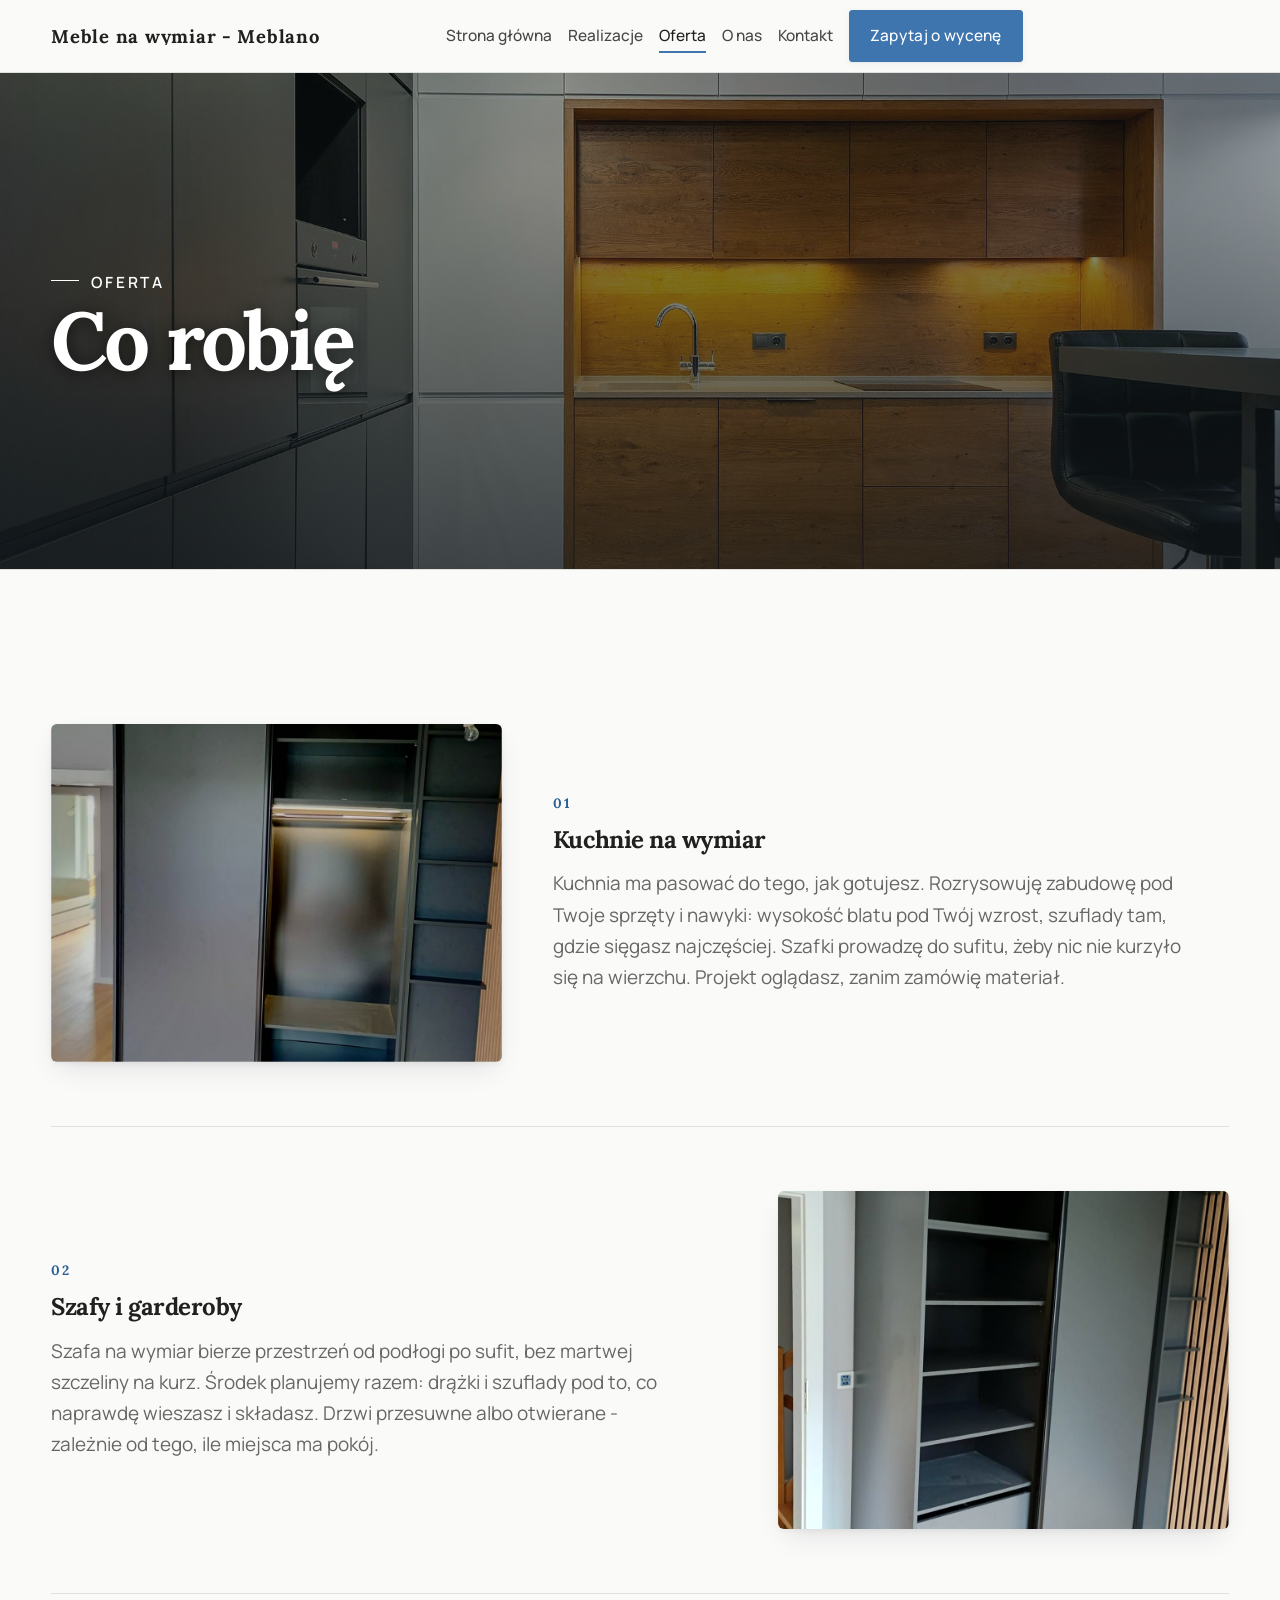
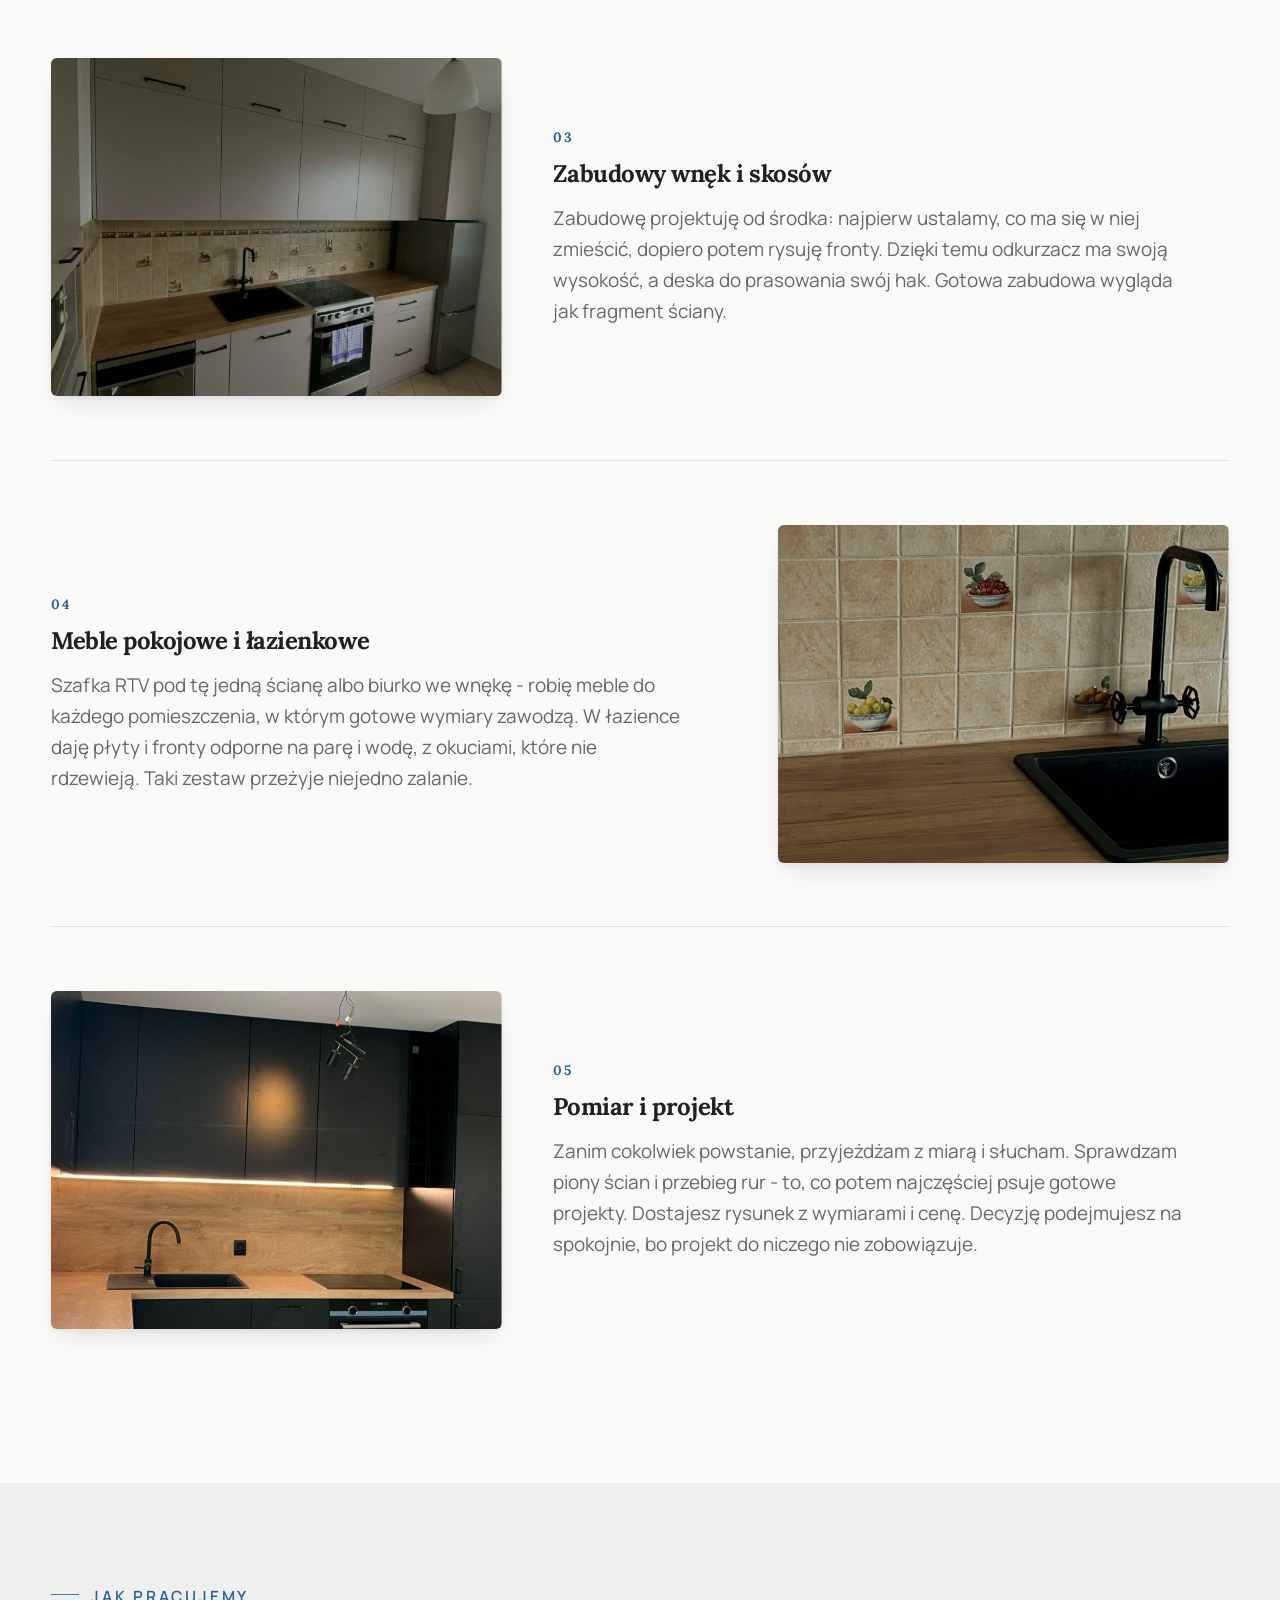
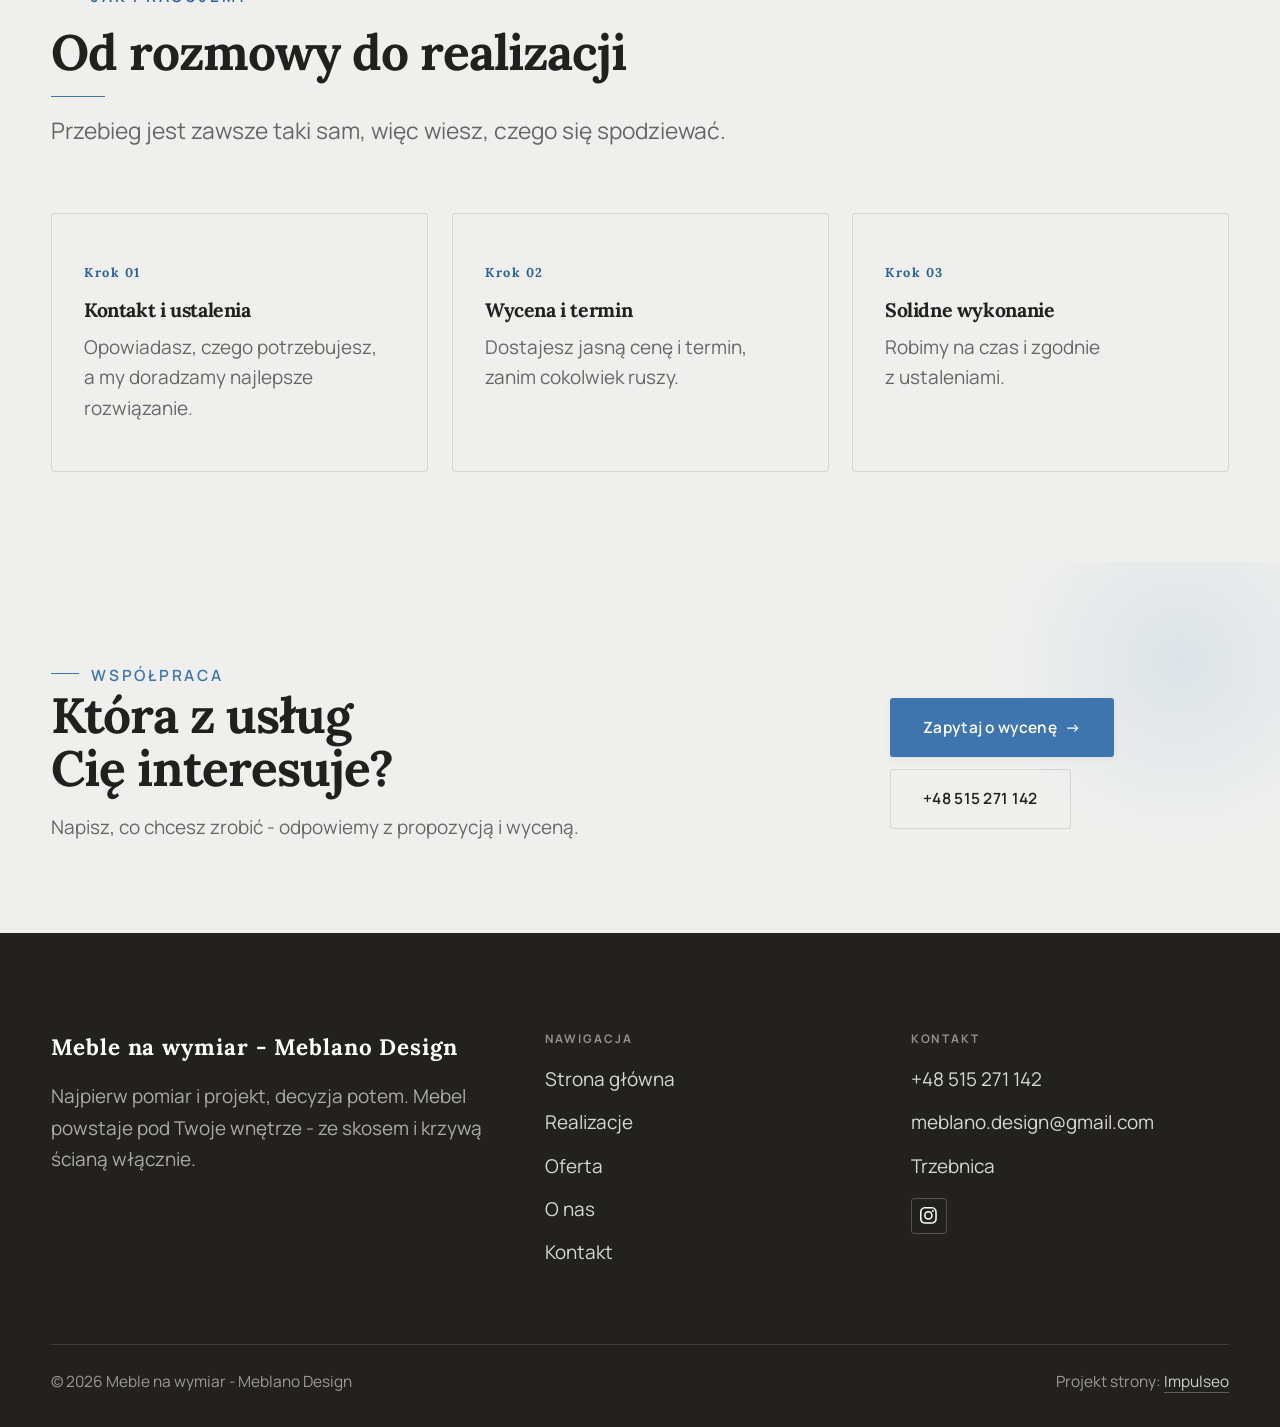
<file: oferta.html>
<!DOCTYPE html>
<html lang="pl">
<head>
<meta charset="UTF-8">
<meta name="viewport" content="width=device-width, initial-scale=1.0">
<title>Oferta - Meble na wymiar - Meblano Design</title>
<meta name="description" content="Meble na wymiar w Trzebnicy: kuchnie, szafy i zabudowy pod Twoje wnętrze. Bezpłatny pomiar i projekt, jedna cena, montaż z gwarancją. Zadzwoń: +48 515 271 142.">
<link rel="canonical" href="https://kris20032.github.io/meble-na-wymiar-meblano-design/oferta.html">
<meta name="robots" content="noindex, nofollow">
<meta property="og:type" content="website">
<meta property="og:locale" content="pl_PL">
<meta property="og:site_name" content="Meble na wymiar - Meblano Design">
<meta property="og:title" content="Oferta - Meble na wymiar - Meblano Design">
<meta property="og:description" content="Meble na wymiar w Trzebnicy: kuchnie, szafy i zabudowy pod Twoje wnętrze. Bezpłatny pomiar i projekt, jedna cena, montaż z gwarancją. Zadzwoń: +48 515 271 142.">
<meta property="og:url" content="https://kris20032.github.io/meble-na-wymiar-meblano-design/oferta.html">
<meta property="og:image" content="https://kris20032.github.io/meble-na-wymiar-meblano-design/img/og.jpg">
<meta property="og:image:width" content="1200">
<meta property="og:image:height" content="630">
<meta name="twitter:card" content="summary_large_image">
<link rel="preconnect" href="https://fonts.googleapis.com">
<link rel="preconnect" href="https://fonts.gstatic.com" crossorigin>
<link href="https://fonts.googleapis.com/css2?family=Lora:wght@500;600;700&family=Manrope:wght@400;500;600&display=swap" rel="stylesheet">
<link rel="stylesheet" href="assets/styles.css?v=5f894cd8">
</head>
<body>

<header class="nav">
  <div class="wrap nav-inner">
    <a class="brand" href="index.html"><span class="name">Meble na wymiar - Meblano</span></a>
    <nav class="nav-links">
      <a href="index.html">Strona główna</a>
      <a href="realizacje.html">Realizacje</a>
      <a href="oferta.html" class="active" aria-current="page">Oferta</a>
      <a href="o-nas.html">O nas</a>
      <a href="kontakt.html">Kontakt</a>
      <a href="kontakt.html" class="btn btn-accent">Zapytaj o wycenę</a>
    </nav>
    <button class="nav-toggle" aria-label="Menu"><span></span><span></span><span></span></button>
  </div>
</header>

<main>
<section class="pagehead">
  <img src="img/g2.jpg" alt="Meble na wymiar - Meblano Design - Co robię" width="1880" height="1255" decoding="async">
  <div class="wrap">
    <span class="eyebrow">Oferta</span>
    <h1>Co robię</h1>
  </div>
</section>
<section>
  <div class="wrap">
    <div class="svc-row reveal">
      <div class="svc-row-art"><img src="img/g13.jpg" alt="Kuchnie na wymiar" loading="lazy" width="1124" height="1528" decoding="async"></div>
      <div>
        <span class="num">01</span>
        <h3>Kuchnie na wymiar</h3>
        <p class="muted">Kuchnia ma pasować do tego, jak gotujesz. Rozrysowuję zabudowę pod Twoje sprzęty i nawyki: wysokość blatu pod Twój wzrost, szuflady tam, gdzie sięgasz najczęściej. Szafki prowadzę do sufitu, żeby nic nie kurzyło się na wierzchu. Projekt oglądasz, zanim zamówię materiał.</p>
      </div>
    </div>
    <div class="svc-row rev reveal">
      <div class="svc-row-art"><img src="img/g14.jpg" alt="Szafy i garderoby" loading="lazy" width="1088" height="1502" decoding="async"></div>
      <div>
        <span class="num">02</span>
        <h3>Szafy i garderoby</h3>
        <p class="muted">Szafa na wymiar bierze przestrzeń od podłogi po sufit, bez martwej szczeliny na kurz. Środek planujemy razem: drążki i szuflady pod to, co naprawdę wieszasz i składasz. Drzwi przesuwne albo otwierane - zależnie od tego, ile miejsca ma pokój.</p>
      </div>
    </div>
    <div class="svc-row reveal">
      <div class="svc-row-art"><img src="img/g15.jpg" alt="Zabudowy wnęk i skosów" loading="lazy" width="1336" height="1818" decoding="async"></div>
      <div>
        <span class="num">03</span>
        <h3>Zabudowy wnęk i skosów</h3>
        <p class="muted">Zabudowę projektuję od środka: najpierw ustalamy, co ma się w niej zmieścić, dopiero potem rysuję fronty. Dzięki temu odkurzacz ma swoją wysokość, a deska do prasowania swój hak. Gotowa zabudowa wygląda jak fragment ściany.</p>
      </div>
    </div>
    <div class="svc-row rev reveal">
      <div class="svc-row-art"><img src="img/g16.jpg" alt="Meble pokojowe i łazienkowe" loading="lazy" width="1376" height="1850" decoding="async"></div>
      <div>
        <span class="num">04</span>
        <h3>Meble pokojowe i łazienkowe</h3>
        <p class="muted">Szafka RTV pod tę jedną ścianę albo biurko we wnękę - robię meble do każdego pomieszczenia, w którym gotowe wymiary zawodzą. W łazience daję płyty i fronty odporne na parę i wodę, z okuciami, które nie rdzewieją. Taki zestaw przeżyje niejedno zalanie.</p>
      </div>
    </div>
    <div class="svc-row reveal">
      <div class="svc-row-art"><img src="img/about.jpg" alt="Pomiar i projekt" loading="lazy" width="1348" height="1712" decoding="async"></div>
      <div>
        <span class="num">05</span>
        <h3>Pomiar i projekt</h3>
        <p class="muted">Zanim cokolwiek powstanie, przyjeżdżam z miarą i słucham. Sprawdzam piony ścian i przebieg rur - to, co potem najczęściej psuje gotowe projekty. Dostajesz rysunek z wymiarami i cenę. Decyzję podejmujesz na spokojnie, bo projekt do niczego nie zobowiązuje.</p>
      </div>
    </div>
  </div>
</section>
<section class="trust">
  <div class="wrap">
    <div class="head reveal">
      <span class="eyebrow">Jak pracujemy</span>
      <h2>Od rozmowy do realizacji</h2>
      <p>Przebieg jest zawsze taki sam, więc wiesz, czego się spodziewać.</p>
    </div>
    <div class="svc-grid">
      <div class="svc reveal"><div class="ic">Krok 01</div><h3>Kontakt i ustalenia</h3><p>Opowiadasz, czego potrzebujesz, a my doradzamy najlepsze rozwiązanie.</p></div>
      <div class="svc reveal"><div class="ic">Krok 02</div><h3>Wycena i termin</h3><p>Dostajesz jasną cenę i termin, zanim cokolwiek ruszy.</p></div>
      <div class="svc reveal"><div class="ic">Krok 03</div><h3>Solidne wykonanie</h3><p>Robimy na czas i zgodnie z ustaleniami.</p></div>
    </div>
  </div>
</section>
<section class="cta">
  <div class="wrap">
    <div class="reveal">
      <span class="eyebrow">Współpraca</span>
      <h2>Która z usług Cię interesuje?</h2>
      <p>Napisz, co chcesz zrobić - odpowiemy z propozycją i wyceną.</p>
    </div>
    <div class="cta-actions reveal">
      <a href="kontakt.html" class="btn btn-light">Zapytaj o wycenę <span class="arr">→</span></a>
      <a href="tel:+48515271142" class="btn btn-ghost btn-ghost-cta">+48 515 271 142</a>
    </div>
  </div>
</section>
</main>

<footer>
  <div class="wrap">
    <div class="foot-grid">
      <div class="foot-brand">
        <div class="name">Meble na wymiar - Meblano Design</div>
        <p>Najpierw pomiar i projekt, decyzja potem. Mebel powstaje pod Twoje wnętrze - ze skosem i krzywą ścianą włącznie.</p>
      </div>
      <div class="foot-col">
        <h4>Nawigacja</h4>
        <a href="index.html">Strona główna</a>
        <a href="realizacje.html">Realizacje</a>
        <a href="oferta.html">Oferta</a>
        <a href="o-nas.html">O nas</a>
        <a href="kontakt.html">Kontakt</a>
      </div>
      <div class="foot-col">
        <h4>Kontakt</h4>
        <a href="tel:+48515271142">+48 515 271 142</a>
        <a href="mailto:meblano.design@gmail.com">meblano.design@gmail.com</a>
        <p>Trzebnica</p>
      <div class="foot-soc">
        <a class="soc" href="https://www.instagram.com/meblano_design/" target="_blank" rel="noopener" aria-label="Instagram - Meble na wymiar - Meblano Design"><svg viewBox="0 0 24 24" aria-hidden="true" focusable="false"><path d="M7.0301.084c-1.2768.0602-2.1487.264-2.911.5634-.7888.3075-1.4575.72-2.1228 1.3877-.6652.6677-1.075 1.3368-1.3802 2.127-.2954.7638-.4956 1.6365-.552 2.914-.0564 1.2775-.0689 1.6882-.0626 4.947.0062 3.2586.0206 3.6671.0825 4.9473.061 1.2765.264 2.1482.5635 2.9107.308.7889.72 1.4573 1.388 2.1228.6679.6655 1.3365 1.0743 2.1285 1.38.7632.295 1.6361.4961 2.9134.552 1.2773.056 1.6884.069 4.9462.0627 3.2578-.0062 3.668-.0207 4.9478-.0814 1.28-.0607 2.147-.2652 2.9098-.5633.7889-.3086 1.4578-.72 2.1228-1.3881.665-.6682 1.0745-1.3378 1.3795-2.1284.2957-.7632.4966-1.636.552-2.9124.056-1.2809.0692-1.6898.063-4.948-.0063-3.2583-.021-3.6668-.0817-4.9465-.0607-1.2797-.264-2.1487-.5633-2.9117-.3084-.7889-.72-1.4568-1.3876-2.1228C21.2982 1.33 20.628.9208 19.8378.6165 19.074.321 18.2017.1197 16.9244.0645 15.6471.0093 15.236-.005 11.977.0014 8.718.0076 8.31.0215 7.0301.0839m.1402 21.6932c-1.17-.0509-1.8053-.2453-2.2287-.408-.5606-.216-.96-.4771-1.3819-.895-.422-.4178-.6811-.8186-.9-1.378-.1644-.4234-.3624-1.058-.4171-2.228-.0595-1.2645-.072-1.6442-.079-4.848-.007-3.2037.0053-3.583.0607-4.848.05-1.169.2456-1.805.408-2.2282.216-.5613.4762-.96.895-1.3816.4188-.4217.8184-.6814 1.3783-.9003.423-.1651 1.0575-.3614 2.227-.4171 1.2655-.06 1.6447-.072 4.848-.079 3.2033-.007 3.5835.005 4.8495.0608 1.169.0508 1.8053.2445 2.228.408.5608.216.96.4754 1.3816.895.4217.4194.6816.8176.9005 1.3787.1653.4217.3617 1.056.4169 2.2263.0602 1.2655.0739 1.645.0796 4.848.0058 3.203-.0055 3.5834-.061 4.848-.051 1.17-.245 1.8055-.408 2.2294-.216.5604-.4763.96-.8954 1.3814-.419.4215-.8181.6811-1.3783.9-.4224.1649-1.0577.3617-2.2262.4174-1.2656.0595-1.6448.072-4.8493.079-3.2045.007-3.5825-.006-4.848-.0608M16.953 5.5864A1.44 1.44 0 1 0 18.39 4.144a1.44 1.44 0 0 0-1.437 1.4424M5.8385 12.012c.0067 3.4032 2.7706 6.1557 6.173 6.1493 3.4026-.0065 6.157-2.7701 6.1506-6.1733-.0065-3.4032-2.771-6.1565-6.174-6.1498-3.403.0067-6.156 2.771-6.1496 6.1738M8 12.0077a4 4 0 1 1 4.008 3.9921A3.9996 3.9996 0 0 1 8 12.0077" fill="currentColor"/></svg></a>
      </div>
      </div>
    </div>
    <div class="foot-bot">
      <span>© 2026 Meble na wymiar - Meblano Design</span>
      <span>Projekt strony: <a class="foot-credit" href="https://impulseo.pl" target="_blank" rel="noopener">Impulseo</a></span>
    </div>
  </div>
</footer>
<div class="sticky-reserve"><a class="sr-book" href="kontakt.html">Zapytaj o wycenę</a><a class="sr-call" href="tel:+48515271142" aria-label="Zadzwoń"><svg class="ico-tel" width="16" height="16" viewBox="0 0 24 24" fill="none" aria-hidden="true"><path d="M6.6 10.8a15.5 15.5 0 0 0 6.6 6.6l2.2-2.2a1 1 0 0 1 1-.24 11.4 11.4 0 0 0 3.6.58 1 1 0 0 1 1 1V20a1 1 0 0 1-1 1A17 17 0 0 1 3 4a1 1 0 0 1 1-1h3.5a1 1 0 0 1 1 1c0 1.25.2 2.46.58 3.6a1 1 0 0 1-.25 1l-2.23 2.2Z" fill="currentColor"/></svg></a></div>
<div class="demo-wazne" data-do="2026-10-20" data-cykl="3" hidden><svg class="dw-ico" width="13" height="13" viewBox="0 0 24 24" fill="none" aria-hidden="true"><circle cx="12" cy="12" r="8.6" stroke="currentColor" stroke-width="1.8"/><path d="M12 7.2V12l3.3 2" stroke="currentColor" stroke-width="1.8" stroke-linecap="round"/></svg><span class="dw-txt"></span></div>

<script src="assets/main.js"></script>
</body>
</html>
</file>
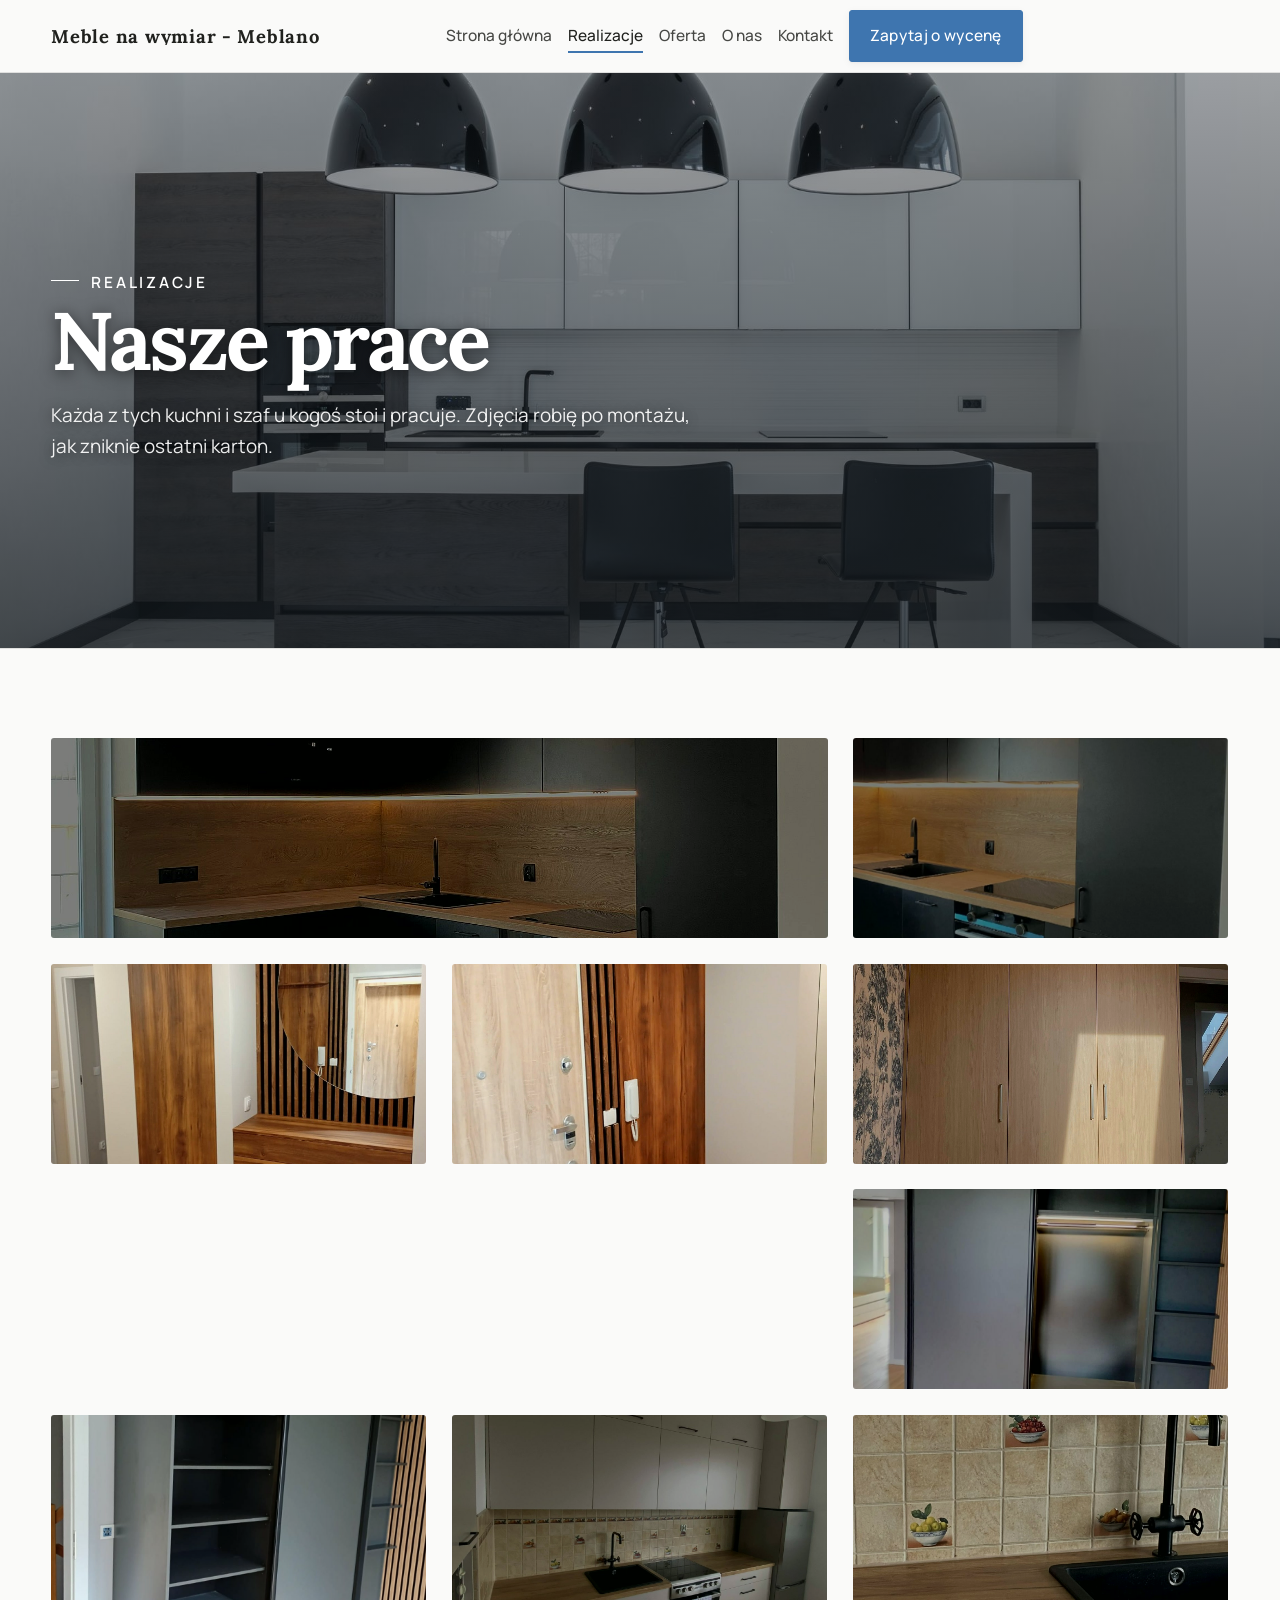
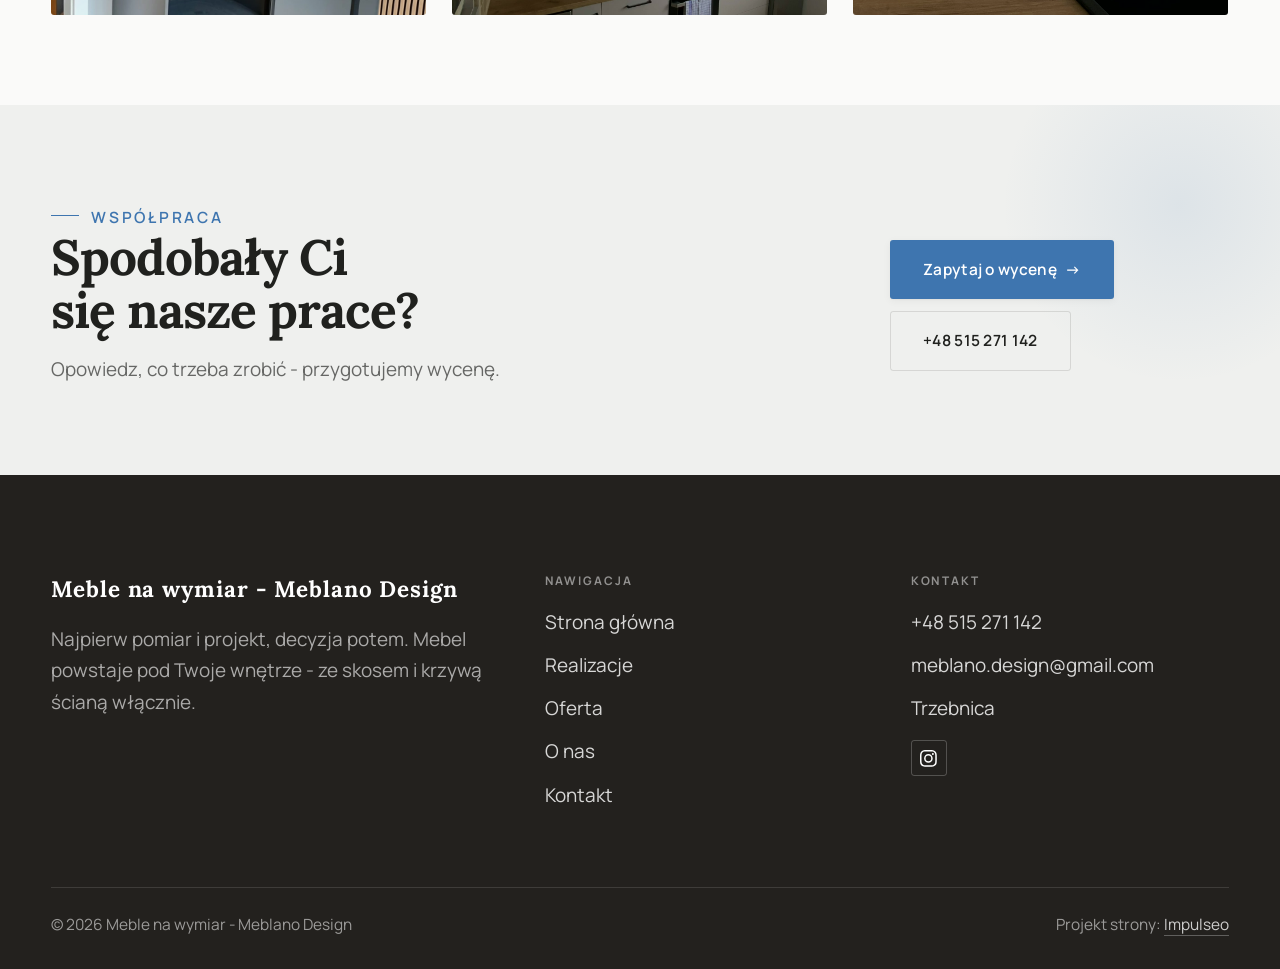
<file: realizacje.html>
<!DOCTYPE html>
<html lang="pl">
<head>
<meta charset="UTF-8">
<meta name="viewport" content="width=device-width, initial-scale=1.0">
<title>Realizacje - Meble na wymiar - Meblano Design</title>
<meta name="description" content="Realizacje Meble na wymiar - Meblano Design: Kuchnia na wymiar, Szafa wnękowa, Garderoba, Zabudowa pod skosem, Blat z litego drewna">
<link rel="canonical" href="https://kris20032.github.io/meble-na-wymiar-meblano-design/realizacje.html">
<meta name="robots" content="noindex, nofollow">
<meta property="og:type" content="website">
<meta property="og:locale" content="pl_PL">
<meta property="og:site_name" content="Meble na wymiar - Meblano Design">
<meta property="og:title" content="Realizacje - Meble na wymiar - Meblano Design">
<meta property="og:description" content="Realizacje Meble na wymiar - Meblano Design: Kuchnia na wymiar, Szafa wnękowa, Garderoba, Zabudowa pod skosem, Blat z litego drewna">
<meta property="og:url" content="https://kris20032.github.io/meble-na-wymiar-meblano-design/realizacje.html">
<meta property="og:image" content="https://kris20032.github.io/meble-na-wymiar-meblano-design/img/og.jpg">
<meta property="og:image:width" content="1200">
<meta property="og:image:height" content="630">
<meta name="twitter:card" content="summary_large_image">
<link rel="preconnect" href="https://fonts.googleapis.com">
<link rel="preconnect" href="https://fonts.gstatic.com" crossorigin>
<link href="https://fonts.googleapis.com/css2?family=Lora:wght@500;600;700&family=Manrope:wght@400;500;600&display=swap" rel="stylesheet">
<link rel="stylesheet" href="assets/styles.css?v=5f894cd8">
</head>
<body>

<header class="nav">
  <div class="wrap nav-inner">
    <a class="brand" href="index.html"><span class="name">Meble na wymiar - Meblano</span></a>
    <nav class="nav-links">
      <a href="index.html">Strona główna</a>
      <a href="realizacje.html" class="active" aria-current="page">Realizacje</a>
      <a href="oferta.html">Oferta</a>
      <a href="o-nas.html">O nas</a>
      <a href="kontakt.html">Kontakt</a>
      <a href="kontakt.html" class="btn btn-accent">Zapytaj o wycenę</a>
    </nav>
    <button class="nav-toggle" aria-label="Menu"><span></span><span></span><span></span></button>
  </div>
</header>

<main>
<section class="pagehead">
  <img src="img/ph1.jpg" alt="Meble na wymiar - Meblano Design - Nasze prace" width="1880" height="1255" decoding="async">
  <div class="wrap">
    <span class="eyebrow">Realizacje</span>
    <h1>Nasze prace</h1>
    <p>Każda z tych kuchni i szaf u kogoś stoi i pracuje. Zdjęcia robię po montażu, jak zniknie ostatni karton.</p>
  </div>
</section>
<section>
  <div class="wrap">
    <div class="gallery">
      <div class="tile t-two3 reveal"><img src="img/g7.jpg" alt="Meble na wymiar - Meblano Design - realizacja" loading="lazy" width="1440" height="1592" decoding="async"></div>
      <div class="tile t-third reveal"><img src="img/g8.jpg" alt="Meble na wymiar - Meblano Design - realizacja" loading="lazy" width="978" height="1246" decoding="async"></div>
      <div class="tile t-third reveal"><img src="img/g9.jpg" alt="Meble na wymiar - Meblano Design - realizacja" loading="lazy" width="1350" height="1687" decoding="async"></div>
      <div class="tile t-third reveal"><img src="img/g10.jpg" alt="Meble na wymiar - Meblano Design - realizacja" loading="lazy" width="1349" height="1687" decoding="async"></div>
      <div class="tile t-third reveal"><img src="img/g11.jpg" alt="Meble na wymiar - Meblano Design - realizacja" loading="lazy" width="1440" height="1920" decoding="async"></div>
      <div class="tile t-two3 reveal"><img src="img/g12.jpg" alt="Meble na wymiar - Meblano Design - realizacja" loading="lazy" width="1440" height="1910" decoding="async"></div>
      <div class="tile t-third reveal"><img src="img/g13.jpg" alt="Meble na wymiar - Meblano Design - realizacja" loading="lazy" width="1124" height="1528" decoding="async"></div>
      <div class="tile t-third reveal"><img src="img/g14.jpg" alt="Meble na wymiar - Meblano Design - realizacja" loading="lazy" width="1088" height="1502" decoding="async"></div>
      <div class="tile t-third reveal"><img src="img/g15.jpg" alt="Meble na wymiar - Meblano Design - realizacja" loading="lazy" width="1336" height="1818" decoding="async"></div>
      <div class="tile t-third reveal"><img src="img/g16.jpg" alt="Meble na wymiar - Meblano Design - realizacja" loading="lazy" width="1376" height="1850" decoding="async"></div>
    </div>
  </div>
</section>
<section class="cta">
  <div class="wrap">
    <div class="reveal">
      <span class="eyebrow">Współpraca</span>
      <h2>Spodobały Ci się nasze prace?</h2>
      <p>Opowiedz, co trzeba zrobić - przygotujemy wycenę.</p>
    </div>
    <div class="cta-actions reveal">
      <a href="kontakt.html" class="btn btn-light">Zapytaj o wycenę <span class="arr">→</span></a>
      <a href="tel:+48515271142" class="btn btn-ghost btn-ghost-cta">+48 515 271 142</a>
    </div>
  </div>
</section>
</main>

<footer>
  <div class="wrap">
    <div class="foot-grid">
      <div class="foot-brand">
        <div class="name">Meble na wymiar - Meblano Design</div>
        <p>Najpierw pomiar i projekt, decyzja potem. Mebel powstaje pod Twoje wnętrze - ze skosem i krzywą ścianą włącznie.</p>
      </div>
      <div class="foot-col">
        <h4>Nawigacja</h4>
        <a href="index.html">Strona główna</a>
        <a href="realizacje.html">Realizacje</a>
        <a href="oferta.html">Oferta</a>
        <a href="o-nas.html">O nas</a>
        <a href="kontakt.html">Kontakt</a>
      </div>
      <div class="foot-col">
        <h4>Kontakt</h4>
        <a href="tel:+48515271142">+48 515 271 142</a>
        <a href="mailto:meblano.design@gmail.com">meblano.design@gmail.com</a>
        <p>Trzebnica</p>
      <div class="foot-soc">
        <a class="soc" href="https://www.instagram.com/meblano_design/" target="_blank" rel="noopener" aria-label="Instagram - Meble na wymiar - Meblano Design"><svg viewBox="0 0 24 24" aria-hidden="true" focusable="false"><path d="M7.0301.084c-1.2768.0602-2.1487.264-2.911.5634-.7888.3075-1.4575.72-2.1228 1.3877-.6652.6677-1.075 1.3368-1.3802 2.127-.2954.7638-.4956 1.6365-.552 2.914-.0564 1.2775-.0689 1.6882-.0626 4.947.0062 3.2586.0206 3.6671.0825 4.9473.061 1.2765.264 2.1482.5635 2.9107.308.7889.72 1.4573 1.388 2.1228.6679.6655 1.3365 1.0743 2.1285 1.38.7632.295 1.6361.4961 2.9134.552 1.2773.056 1.6884.069 4.9462.0627 3.2578-.0062 3.668-.0207 4.9478-.0814 1.28-.0607 2.147-.2652 2.9098-.5633.7889-.3086 1.4578-.72 2.1228-1.3881.665-.6682 1.0745-1.3378 1.3795-2.1284.2957-.7632.4966-1.636.552-2.9124.056-1.2809.0692-1.6898.063-4.948-.0063-3.2583-.021-3.6668-.0817-4.9465-.0607-1.2797-.264-2.1487-.5633-2.9117-.3084-.7889-.72-1.4568-1.3876-2.1228C21.2982 1.33 20.628.9208 19.8378.6165 19.074.321 18.2017.1197 16.9244.0645 15.6471.0093 15.236-.005 11.977.0014 8.718.0076 8.31.0215 7.0301.0839m.1402 21.6932c-1.17-.0509-1.8053-.2453-2.2287-.408-.5606-.216-.96-.4771-1.3819-.895-.422-.4178-.6811-.8186-.9-1.378-.1644-.4234-.3624-1.058-.4171-2.228-.0595-1.2645-.072-1.6442-.079-4.848-.007-3.2037.0053-3.583.0607-4.848.05-1.169.2456-1.805.408-2.2282.216-.5613.4762-.96.895-1.3816.4188-.4217.8184-.6814 1.3783-.9003.423-.1651 1.0575-.3614 2.227-.4171 1.2655-.06 1.6447-.072 4.848-.079 3.2033-.007 3.5835.005 4.8495.0608 1.169.0508 1.8053.2445 2.228.408.5608.216.96.4754 1.3816.895.4217.4194.6816.8176.9005 1.3787.1653.4217.3617 1.056.4169 2.2263.0602 1.2655.0739 1.645.0796 4.848.0058 3.203-.0055 3.5834-.061 4.848-.051 1.17-.245 1.8055-.408 2.2294-.216.5604-.4763.96-.8954 1.3814-.419.4215-.8181.6811-1.3783.9-.4224.1649-1.0577.3617-2.2262.4174-1.2656.0595-1.6448.072-4.8493.079-3.2045.007-3.5825-.006-4.848-.0608M16.953 5.5864A1.44 1.44 0 1 0 18.39 4.144a1.44 1.44 0 0 0-1.437 1.4424M5.8385 12.012c.0067 3.4032 2.7706 6.1557 6.173 6.1493 3.4026-.0065 6.157-2.7701 6.1506-6.1733-.0065-3.4032-2.771-6.1565-6.174-6.1498-3.403.0067-6.156 2.771-6.1496 6.1738M8 12.0077a4 4 0 1 1 4.008 3.9921A3.9996 3.9996 0 0 1 8 12.0077" fill="currentColor"/></svg></a>
      </div>
      </div>
    </div>
    <div class="foot-bot">
      <span>© 2026 Meble na wymiar - Meblano Design</span>
      <span>Projekt strony: <a class="foot-credit" href="https://impulseo.pl" target="_blank" rel="noopener">Impulseo</a></span>
    </div>
  </div>
</footer>
<div class="sticky-reserve"><a class="sr-book" href="kontakt.html">Zapytaj o wycenę</a><a class="sr-call" href="tel:+48515271142" aria-label="Zadzwoń"><svg class="ico-tel" width="16" height="16" viewBox="0 0 24 24" fill="none" aria-hidden="true"><path d="M6.6 10.8a15.5 15.5 0 0 0 6.6 6.6l2.2-2.2a1 1 0 0 1 1-.24 11.4 11.4 0 0 0 3.6.58 1 1 0 0 1 1 1V20a1 1 0 0 1-1 1A17 17 0 0 1 3 4a1 1 0 0 1 1-1h3.5a1 1 0 0 1 1 1c0 1.25.2 2.46.58 3.6a1 1 0 0 1-.25 1l-2.23 2.2Z" fill="currentColor"/></svg></a></div>
<div class="demo-wazne" data-do="2026-10-20" data-cykl="3" hidden><svg class="dw-ico" width="13" height="13" viewBox="0 0 24 24" fill="none" aria-hidden="true"><circle cx="12" cy="12" r="8.6" stroke="currentColor" stroke-width="1.8"/><path d="M12 7.2V12l3.3 2" stroke="currentColor" stroke-width="1.8" stroke-linecap="round"/></svg><span class="dw-txt"></span></div>

<script src="assets/main.js"></script>
</body>
</html>
</file>
<file: assets/styles.css>
/* ============================================================
   STOLBASZ — premium, architektoniczny B2B fit-out
   Jasna paleta, zero brązu. System wg premium-web-craft.
   Projekt strony: Impulseo (impulseo.pl)
   ============================================================ */

:root{
  /* PALETA — jasna, architektoniczna, chłodna */
  --paper:#F3F1EC;          /* główne tło */
  --paper-2:#E6E3DB;        /* sekcje alternatywne (chłodny jasny szary) */
  --paper-3:#E6E3DB;        /* delikatne wypełnienia */
  --ink:#23211E;            /* tekst główny — chłodny grafit */
  --ink-soft:#43403A;       /* nagłówki drugorzędne */
  --muted:#87837A;          /* tekst poboczny */
  --line:rgba(35,33,30,.12);/* hairline */
  --accent:#8A6B3C;         /* stonowany petrol-slate — jedyny akcent */
  --accent-d:#6E5430;
  --accent-soft:rgba(138,107,60,.10);
  --dark:#23211E;           /* sekcje ciemne (stopka/CTA) */

  /* HOVER ZDJĘĆ — JEDEN standard dla całego silnika (decyzja K. 04.08.2026, artefakt z wariantami).
     AKTUALNE (K.+Szymon 09.08.2026, wybór z artefaktu 6 wariantów): zoom 1.05 przy 1.4s -
     przy tak długim czasie mocniejszy kadr NIE skacze, tylko „oddycha". Poprzedni standard
     (1.02 / .55s z 04.08) odbierany jako dynamiczny i szybki.
     Spoczynek lekko przygaszony, ale TYLKO tam, gdzie jest mysz (@media hover:hover) —
     na telefonie zdjęcia zostają w pełnej jasności. */
  --img-zoom:1.05;                   /* K.+Szymon 09.08: wariant F z artefaktu porównawczego */
  --img-rest:brightness(.95) saturate(.99);
  --img-hot:brightness(1.06) saturate(1.05);
  --img-dur:1.4s;                    /* K.+Szymon 09.08 (wariant F): powoli = elegancko */
  --img-ease:cubic-bezier(.16,.84,.44,1);  /* miękki ogon, efekt „oddychania" */

  /* ODSTĘPY — skala 4/8 */
  --space-1:4px; --space-2:8px; --space-3:12px; --space-4:16px; --space-5:24px;
  --space-6:32px; --space-7:48px; --space-8:64px; --space-9:96px; --space-10:128px;

  /* TYPOGRAFIA — fluid clamp() (skala podbita 16.07.2026: większe, czytelniejsze litery — uwaga Adama) */
  --text-sm:clamp(.9rem,.87rem + .12vw,1rem);
  --text-base:clamp(1.08rem,1.04rem + .18vw,1.2rem);
  --text-lg:clamp(1.24rem,1.15rem + .34vw,1.44rem);
  --text-h3:clamp(1.34rem,1.22rem + .55vw,1.66rem);
  --text-h2:clamp(2.1rem,1.66rem + 2.1vw,3.1rem);
  --text-h1:clamp(2.9rem,2.1rem + 4vw,5.1rem);

  /* PROMIENIE — architektoniczne, raczej ostre */
  --r-sm:3px; --r-md:6px; --r-lg:10px;

  /* RUCH */
  --ease:cubic-bezier(.25,.46,.45,.94); --dur:.24s;

  /* CIENIE — miękkie, warstwowe */
  --sh-sm:0 1px 2px rgba(16,24,32,.04), 0 2px 8px rgba(16,24,32,.05);
  --sh-md:0 2px 6px rgba(16,24,32,.05), 0 12px 28px -8px rgba(16,24,32,.12);
  --sh-lg:0 6px 14px rgba(16,24,32,.07), 0 26px 56px -18px rgba(16,24,32,.22);

  --hairline:1px solid var(--line);

  --font-display:'Lora',serif;
  --font-body:'Manrope',sans-serif;
}

*{box-sizing:border-box;margin:0;padding:0}
html{scroll-behavior:smooth}
body{
  font-family:var(--font-body);
  font-size:var(--text-base);
  line-height:1.65;
  color:var(--ink);
  background:var(--paper);
  -webkit-font-smoothing:antialiased;
  text-rendering:optimizeLegibility;
}
img{max-width:100%;height:auto;display:block}  /* height:auto = width/height z atrybutów trzyma proporcje (TOP#12) */
a{color:inherit;text-decoration:none}

.wrap{width:min(92%,1180px);margin-inline:auto}
section{padding-block:clamp(52px,6.5vw,96px)}

h1,h2,h3{font-family:var(--font-display);font-weight:700;line-height:1.08;letter-spacing:-.02em;color:var(--ink)}
h1{font-size:var(--text-h1);letter-spacing:-.035em}
h2{font-size:var(--text-h2);letter-spacing:-.025em}
h3{font-size:var(--text-h3)}
/* MIARA — długość wiersza. WCAG 2.2 SC 1.4.8: max 80 znaków; Butterick: 45–90.
   68ch daje realnie 72–78 znaków polskiego tekstu, czyli z zapasem pod granicą.
   Wcześniej limit miał TYLKO <p> — <li>, <blockquote> i <dd> nie miały żadnego,
   i to jedyny powód, dla którego 23 bloki na dwóch oddanych stronach jadą po
   83–106 znaków w wierszu (pomiar 07.08.2026, bramka `miara`).
   ⚠️ Listy i definicje ograniczamy TYLKO bez klasy: `ul`/`ol` z klasą to u nas
   układ (siatki kafli, menu), a nie tekst ciągły — tam miarę wyznacza układ. */
/* 60ch, nie 68ch (K. 10.08): po zmianie fontów na węższe kroje (DM Sans i spółka)
   w 68ch mieściło się ~90 znaków - bramka pikselowa słusznie zgłaszała przekroczenie
   granicy 80. Pomiar na żywej przeglądarce: 60ch = 90 znaków, 53ch = ~78 znaków, czyli normę WCAG 1.4.8. */
:root{ --miara:53ch }
p{max-width:min(100%,var(--miara))}
blockquote,
ul:not([class])>li, ol:not([class])>li,
dl:not([class])>dd{max-width:min(100%,var(--miara))}

/* ⚠️ Świadomie BEZ wyjątku `.tile p,.card p,.svc p{max-width:none}`, choć nasuwa się sam:
   te akapity BYŁY już ograniczone (stare `p{max-width:65ch}`), więc „wyjątek" nie odblokowałby
   niczego nowego — tylko ROZLUŹNIŁ stan sprzed zmiany na wszystkich demach naraz.
   `figcaption` żadna z reguł wyżej nie dotyczy, więc też nie potrzebuje zwolnienia. */

/* ŁAMANIE. `balance` wyrównuje długości wierszy w nagłówku, `pretty` pilnuje ostatniego
   wiersza akapitu, żeby nie został w nim jeden wyraz. Obsługiwane od Chrome 117 /
   Safari 17.5; starsze przeglądarki po prostu ignorują tę własność.
   `text-wrap:pretty` nie występowało dotąd ANI RAZ w silniku ani w repo klientów. */
h1,h2,h3,.lead,.lede{text-wrap:balance}
p,li,blockquote,dd{text-wrap:pretty}

.eyebrow{
  font-family:var(--font-body);
  font-size:var(--text-sm);
  font-weight:600;
  letter-spacing:.18em;
  text-transform:uppercase;
  color:var(--accent);
  display:inline-flex;align-items:center;gap:var(--space-3);
}
/* flex:none + margin-top = kreska trzyma się PIERWSZEJ linii. Wcześniej align-items:center
   centrowało ją względem całego bloku i przy zawinięciu (długi kicker typu
   „…WNĘTRZ · LESZNO · OD 2019") druga linia lądowała z brzydkim wcięciem. */
.eyebrow{align-items:flex-start}
.eyebrow>*,.eyebrow{text-wrap:balance}   /* dlugi kicker lamal sie na sierote typu samo „2019" w drugiej linii */
.eyebrow::before{content:"";width:28px;height:1px;background:var(--accent);display:inline-block;flex:none;margin-top:.62em}

.muted{color:var(--muted)}
.lead{font-size:var(--text-lg);line-height:1.55;color:var(--ink-soft);max-width:50ch}

/* ---------- BUTTONS ---------- */
.btn{
  display:inline-flex;align-items:center;gap:var(--space-2);
  font-weight:600;font-size:var(--text-sm);letter-spacing:.02em;
  padding:var(--space-4) var(--space-6);
  border-radius:var(--r-sm);
  transition:transform var(--dur) var(--ease),box-shadow var(--dur) var(--ease),background var(--dur) var(--ease);
  cursor:pointer;border:1px solid transparent;
}
.btn-accent{background:var(--accent);color:#fff;box-shadow:var(--sh-sm)}
.btn-accent:hover{background:var(--accent-d);transform:translateY(-2px);box-shadow:var(--sh-md)}
.btn-accent:active{transform:translateY(0);box-shadow:var(--sh-sm)}
.btn-ghost{background:transparent;color:var(--ink);border-color:var(--line)}
.btn-ghost:hover{border-color:var(--accent);color:var(--accent);transform:translateY(-2px)}
.btn-light{background:#fff;color:var(--ink);box-shadow:var(--sh-sm)}
.btn-light:hover{transform:translateY(-2px);box-shadow:var(--sh-md)}
.btn .arr{transition:transform var(--dur) var(--ease)}
.btn:hover .arr{transform:translateX(4px)}

/* ---------- NAV ---------- */
.nav{
  position:sticky;top:0;z-index:50;
  background:color-mix(in srgb,var(--paper) 88%,transparent);
  backdrop-filter:saturate(140%) blur(10px);
  border-bottom:var(--hairline);
}
.nav-inner{display:flex;align-items:center;justify-content:space-between;gap:var(--space-5);height:72px}
/* ANTY-NACHODZENIE (K. 05.08.2026): długa nazwa firmy + przycisk z pełnym numerem nie mieściły się w pasku
   i flex ściskał linki PONIŻEJ ich treści - "Kontakt" wchodził na ramkę "Zadzwoń +48 ...". Teraz ustępuje
   nazwa marki (skrót wielokropkiem), a menu i przycisk nigdy się nie kurczą ani nie zachodzą na siebie. */
.brand{display:flex;flex-direction:column;line-height:1;min-width:0;flex:0 1 auto}
.brand .name{font-family:var(--font-display);font-weight:800;font-size:1.35rem;letter-spacing:.04em;white-space:nowrap;overflow:hidden;text-overflow:ellipsis}
.brand .sub{font-size:.62rem;letter-spacing:.34em;text-transform:uppercase;color:var(--muted);margin-top:5px;white-space:nowrap;overflow:hidden;text-overflow:ellipsis}
.nav-links{display:flex;align-items:center;gap:var(--space-6);flex:0 0 auto}
.nav-links a{font-size:var(--text-sm);font-weight:500;color:var(--ink-soft);position:relative;padding-block:4px;white-space:nowrap;transition:color var(--dur) var(--ease)}
.nav-links a::after{content:"";position:absolute;left:0;bottom:0;width:0;height:1.5px;background:var(--accent);transition:width var(--dur) var(--ease)}
.nav-links a:hover,.nav-links a.active{color:var(--ink)}
.nav-links a:hover::after,.nav-links a.active::after{width:100%}
.nav-links .btn{padding:var(--space-2) var(--space-5)}
/* przyciski w nav: właściwy kolor (przebij .nav-links a) + bez podkreślenia */
.nav-links a.btn-accent{color:#fff}
.nav-links a.btn-ghost,.nav-links a.btn-light{color:var(--ink)}
/* CTA w pasku: NIE podkreślenie spod linków menu, ale ten sam przelatujący błysk,
   co na wszystkich innych przyciskach (zgłoszenie K. 13.08.2026 - „na hero jest efekt
   światła przechodzącego przez przycisk, na navbarze go nie ma, a mają być identyczne").
   Reguła `.nav-links a::after` jest silniejsza od `.btn::after`, więc trzeba jej
   geometrię wyzerować i wpisać połysk z nazwy - samo `display:none` gasiło efekt. */
.nav-links a.btn::after{
  display:block;content:"";position:absolute;inset:0;z-index:-1;pointer-events:none;
  width:auto;height:auto;border-radius:inherit;   /* kasuje geometrię podkreślenia (width:0;height:1.5px) */
  background:linear-gradient(100deg,transparent 32%,rgba(255,255,255,.20) 50%,transparent 68%);
  translate:-120% 0}
@media (prefers-reduced-motion:no-preference){
  .nav-links a.btn:hover::after{translate:120% 0;transition:translate .75s var(--mt-ease,cubic-bezier(.16,.84,.44,1))}
}
.nav-toggle{display:none;background:none;border:none;cursor:pointer;flex-direction:column;gap:5px;padding:8px}
.nav-toggle span{width:24px;height:2px;background:var(--ink);transition:var(--dur)}
/* Ciasny zakres MIĘDZY menu mobilnym a pełnym pulpitem: zbijamy odstępy i nazwę marki,
   żeby wszystko zmieściło się naturalnie, zanim w ogóle dojdzie do skracania wielokropkiem. */
@media(max-width:1280px) and (min-width:921px){
  .nav-links{gap:var(--space-4)}
  .nav-links .btn{padding:var(--space-2) var(--space-4)}
  .brand .name{font-size:1.15rem}
}

/* ---------- HERO (split) ---------- */
.hero{position:relative;overflow:hidden;border-bottom:var(--hairline)}
.hero-grid{display:grid;grid-template-columns:1.05fr .95fr;gap:clamp(24px,4vw,60px);align-items:center;
  padding-block:clamp(36px,4.5vw,64px)}
.hero-copy .eyebrow{margin-bottom:var(--space-5)}
.hero-copy h1{margin-bottom:var(--space-5)}
.hero-copy .lead{margin-bottom:var(--space-7)}
.hero-actions{display:flex;flex-wrap:wrap;gap:var(--space-4)}
.hero-art{position:relative;aspect-ratio:4/3;border-radius:var(--r-lg);overflow:hidden;box-shadow:var(--sh-lg)}
.hero-art img{width:100%;height:100%;object-fit:cover}
.hero-art::after{content:"";position:absolute;inset:0;background:linear-gradient(180deg,transparent 55%,rgba(18,24,28,.28))}
.hero-badge{position:absolute;left:var(--space-5);bottom:var(--space-5);z-index:2;
  background:rgba(252,252,251,.94);backdrop-filter:blur(4px);
  border-radius:var(--r-md);padding:var(--space-4) var(--space-5);box-shadow:var(--sh-md);max-width:78%}
.hero-badge strong{display:block;font-family:var(--font-display);font-size:1rem;letter-spacing:-.01em}
.hero-badge span{font-size:var(--text-sm);color:var(--muted)}

/* ---------- HERO duży / kinowy (strona główna) ---------- */
.hero-cine{position:relative;min-height:clamp(560px,82vh,840px);min-height:clamp(560px,82svh,840px);display:flex;align-items:center;overflow:hidden;border-bottom:var(--hairline)}
.hero-cine>img{position:absolute;inset:0;width:100%;height:100%;object-fit:cover;z-index:0}
.hero-cine::after{content:"";position:absolute;inset:0;z-index:1;
  background:linear-gradient(95deg,rgba(13,18,23,.86) 0%,rgba(13,18,23,.64) 32%,rgba(13,18,23,.24) 62%,rgba(13,18,23,.04) 100%)}
.hero-cine .wrap{position:relative;z-index:2;padding-block:var(--space-8)}
.hero-cine .hero-copy{max-width:660px}
.hero-cine .eyebrow{color:#fff;margin-bottom:var(--space-5)}
.hero-cine .eyebrow::before{background:#fff}
.hero-cine h1{color:#fff;margin-bottom:var(--space-5);font-size:clamp(2.9rem,2rem + 4.4vw,5.2rem);text-wrap:balance}
.hero-cine .lead{color:rgba(255,255,255,.92);max-width:48ch;margin-bottom:var(--space-7)}
.hero-cine .hero-actions{display:flex;flex-wrap:wrap;gap:var(--space-4)}
/* NISKIE OKNO (laptop z dokiem i paskami przeglądarki ma ~700-780 px wysokości widoku):
   H1 do 5.2rem + długi lead nie mieściły się i przyciski wypadały POD krawędź ekranu -
   klient widział stronę bez ani jednego CTA. Skalujemy w dół, zamiast przycinać treść. */
@media(min-width:821px) and (max-height:820px){
  .hero-cine{min-height:clamp(520px,94svh,780px)}
  .hero-cine .wrap{padding-block:var(--space-6)}
  .hero-cine h1{font-size:clamp(2.2rem,1.5rem + 2.6vw,3.6rem);margin-bottom:var(--space-4)}
  .hero-cine .eyebrow{margin-bottom:var(--space-4)}
  .hero-cine .lead{margin-bottom:var(--space-5);max-width:44ch}
}
@media(max-width:680px){
  .hero-cine{min-height:clamp(520px,76vh,640px);min-height:clamp(520px,76svh,640px);align-items:flex-end}
  .hero-cine::after{background:linear-gradient(0deg,rgba(13,18,23,.9) 6%,rgba(13,18,23,.45) 55%,rgba(13,18,23,.25) 100%)}
  .hero-cine .wrap{padding-bottom:var(--space-9)}
  /* TELEFON (~90% oglądających): lead potrafił zająć 8 linii i zepchnąć CTA poza pierwszy ekran.
     Zwężamy interlinię i skalę - treści nie ucinamy, bo to ona sprzedaje. */
  .hero-cine .lead{font-size:.98rem;line-height:1.5;margin-bottom:var(--space-5)}
  .hero-cine .eyebrow{font-size:.72rem;letter-spacing:.13em;margin-bottom:var(--space-4)}
  .hero-cine .eyebrow::before{width:20px}
  .hero-cine h1{margin-bottom:var(--space-4)}
}

/* full-bleed hero variant (podstrony) */
.pagehead{position:relative;min-height:46vh;min-height:46svh;display:flex;align-items:flex-end;overflow:hidden;border-bottom:var(--hairline)}
.pagehead img{position:absolute;inset:0;width:100%;height:100%;object-fit:cover}
/* 10.08.2026 (decyzja K.): mocniejsze przyciemnienie + cień pod tekstem. Bramka mierzyła na
   nagłówkach podstron 3,38-3,43:1 przy wymaganych 4,5 — jasne zdjęcie (hala, śnieg, niebo)
   podchodziło pod biały tekst. Zdjęcia klientów są różne, więc kontrast musi dawać WARSTWA,
   a nie szczęśliwy dobór kadru. */
.pagehead::after{content:"";position:absolute;inset:0;background:linear-gradient(180deg,rgba(18,24,28,.40),rgba(18,24,28,.76))}
.pagehead .wrap{position:relative;z-index:2;padding-block:var(--space-9);color:#fff}
.pagehead h1{color:#fff;max-width:18ch;text-shadow:0 2px 16px rgba(0,0,0,.55)}
.pagehead .eyebrow{color:#fff}
.pagehead .eyebrow::before{background:#fff}
.pagehead p{color:rgba(255,255,255,.92);margin-top:var(--space-4);max-width:54ch;text-shadow:0 1px 12px rgba(0,0,0,.5)}

/* ---------- STRIP (pasek skrótów / liczby) ---------- */
.strip{background:var(--dark);color:#fff}
/* PASEK HASEŁ — standard 04.08.2026 (decyzja K.): 5 haseł w JEDNYM rzędzie, tekst WYŚRODKOWANY,
   węższe marginesy boczne niż reszta strony (pasek ma iść szerzej), równe wysokości kolumn. */
.strip .wrap{width:min(96%,1440px);display:grid;grid-template-columns:repeat(5,1fr);
  gap:var(--space-5);padding-block:var(--space-7);align-items:stretch}
.strip .item .k{font-family:var(--font-display);font-size:clamp(1.05rem,.82rem + .85vw,1.55rem);
  font-weight:800;letter-spacing:-.02em;color:#fff;line-height:1.18;text-wrap:balance}
.strip .item .v{font-size:var(--text-sm);color:rgba(255,255,255,.66);margin-top:var(--space-2);line-height:1.4}
.strip .item{border-left:2px solid var(--accent);padding-inline:var(--space-4);
  text-align:center;display:flex;flex-direction:column;justify-content:center}
/* liczba kolumn = liczba haseł, żeby ostatnie nie zostawało samo w drugim rzędzie.
   Klasę n-N nadaje multipage.py; domyślnie (bez klasy) pasek jest 5-kolumnowy. */
.strip.n-2 .wrap{grid-template-columns:repeat(2,1fr)}
.strip.n-3 .wrap{grid-template-columns:repeat(3,1fr)}
.strip.n-4 .wrap{grid-template-columns:repeat(4,1fr);gap:var(--space-6)}
.strip.n-4 .item .k{font-size:clamp(1.3rem,1rem + 1.1vw,2rem)}
.strip.n-6 .wrap{grid-template-columns:repeat(6,1fr);gap:var(--space-4)}
.strip.n-6 .item .k{font-size:clamp(.98rem,.8rem + .7vw,1.35rem)}
/* równe łamanie: zamiast "długa linia + jedno słowo" obie linie zbliżonej długości */
.strip .item .k{text-wrap:balance}

/* ---------- SECTION HEAD ---------- */
.head{max-width:48rem;margin-bottom:var(--space-8)}
.head.center{margin-inline:auto;text-align:center}
.head .eyebrow{margin-bottom:var(--space-4)}
.head h2{margin-bottom:var(--space-4)}
.head p{color:var(--muted);font-size:var(--text-lg);line-height:1.55}
.head.center p{margin-inline:auto}

/* ---------- INTRO SPLIT ---------- */
.split{display:grid;grid-template-columns:.92fr 1.08fr;gap:clamp(28px,5vw,80px);align-items:center}
.split.rev{grid-template-columns:1.08fr .92fr}
.split.rev .split-art{order:-1}
.split-art{position:relative;aspect-ratio:5/4;border-radius:var(--r-lg);overflow:hidden;box-shadow:var(--sh-lg)}
.split-art img{width:100%;height:100%;object-fit:cover}
.split-copy h2{margin-bottom:var(--space-5)}
.split-copy p+p{margin-top:var(--space-4)}
.split-copy .btn{margin-top:var(--space-6)}

/* ---------- SERVICES (zakres) ---------- */
.svc-grid{display:grid;grid-template-columns:repeat(auto-fit,minmax(280px,1fr));gap:var(--space-5)}
.svc{background:#fff;border:var(--hairline);border-radius:var(--r-md);padding:var(--space-7) var(--space-6);
  transition:transform var(--dur) var(--ease),box-shadow var(--dur) var(--ease),border-color var(--dur) var(--ease);
  position:relative;overflow:hidden}
.svc::before{content:"";position:absolute;left:0;top:0;width:3px;height:0;background:var(--accent);transition:height var(--dur) var(--ease)}
.svc:hover{transform:translateY(-4px);box-shadow:var(--sh-md);border-color:transparent}
.svc:hover::before{height:100%}
.svc .ic{font-family:var(--font-display);font-size:.8rem;font-weight:700;letter-spacing:.12em;color:var(--accent);margin-bottom:var(--space-4)}
.svc h3{margin-bottom:var(--space-3);font-size:1.22rem}
.svc p{color:var(--muted);font-size:var(--text-base);line-height:1.6}

/* big detailed service rows */
.svc-row{display:grid;grid-template-columns:.8fr 1.2fr;gap:clamp(20px,4vw,60px);align-items:center;padding-block:var(--space-8)}
.svc-row+.svc-row{border-top:var(--hairline)}
.svc-row.rev{grid-template-columns:1.2fr .8fr}
/* Naprzemienny układ wierszy oferty: co drugi wiersz ma zdjęcie po PRAWEJ.
   Było `order:-1` — martwy kod, bo zdjęcie i tak jest pierwszym dzieckiem w HTML,
   więc wszystkie wiersze wyglądały identycznie (zdjęcie zawsze z lewej), a `rev`
   zmieniało tylko szerokość kolumn. Znalezione 29.07.2026 przy różnicowaniu kierunków
   animacji (pomiar pozycji: art.mid 390/502 przy row.mid 756 — zawsze lewa strona). */
.svc-row.rev .svc-row-art{order:2}
.svc-row-art{aspect-ratio:4/3;border-radius:var(--r-md);overflow:hidden;box-shadow:var(--sh-md)}
.svc-row-art img{width:100%;height:100%;object-fit:cover}
.svc-row h3{font-size:1.5rem;margin-bottom:var(--space-4)}
.svc-row .num{font-family:var(--font-display);font-size:.85rem;font-weight:700;letter-spacing:.14em;color:var(--accent);display:block;margin-bottom:var(--space-3)}
.svc-row ul{list-style:none;margin-top:var(--space-4);display:flex;flex-direction:column;gap:var(--space-2)}
.svc-row li{position:relative;padding-left:var(--space-5);color:var(--muted);font-size:var(--text-base)}
.svc-row li::before{content:"";position:absolute;left:0;top:.62em;width:8px;height:1px;background:var(--accent)}

/* ---------- GALLERY (realizacje) ---------- */
.gallery{display:grid;grid-template-columns:repeat(12,1fr);gap:var(--space-4);grid-auto-rows:200px}
/* GALERIA MASONRY — pionowe zdjęcia (portrety beauty/wellness) bez przycinania: kolumny, height auto */
.gallery-masonry{column-count:3;column-gap:var(--space-4)}
@media(max-width:900px){.gallery-masonry{column-count:2}}
@media(max-width:560px){.gallery-masonry{column-count:1}}
.gallery-masonry .m-tile{break-inside:avoid;margin:0 0 var(--space-4);padding:0;position:relative;overflow:hidden;border-radius:var(--r-md);border:1px solid var(--line)}
.gallery-masonry .m-tile img{width:100%;height:auto;display:block}
.gallery-masonry .m-tile .cap{position:absolute;left:0;right:0;bottom:0;padding:var(--space-4);color:#fff;background:linear-gradient(0deg,rgba(0,0,0,.55),transparent);font-size:var(--text-sm)}
.gallery-masonry .m-tile .cap small{display:block;font-weight:400;opacity:.78;letter-spacing:.04em;text-transform:uppercase;font-size:.66rem;margin-top:3px}
.tile{position:relative;overflow:hidden;border-radius:var(--r-md);box-shadow:var(--sh-sm);
  transition:transform var(--dur) var(--ease),box-shadow var(--dur) var(--ease)}
.tile img{width:100%;height:100%;object-fit:cover;
  transition:transform var(--img-dur) var(--img-ease),filter var(--img-dur) var(--img-ease)}
.tile:hover{box-shadow:var(--sh-md)}
.tile .cap{position:absolute;left:0;right:0;bottom:0;padding:var(--space-5) var(--space-4) var(--space-4);
  /* mocniejszy spad + cien pod tekstem: na JASNYCH zdjeciach klienta (biale fronty, sciany)
     slaby gradient dawal kontrast ~1.5:1 zamiast wymaganych 3.6:1 (bramka wygladu, 10.08.2026) */
  background:linear-gradient(transparent 10%,rgba(18,24,28,.55) 40%,rgba(18,24,28,.88) 68%,rgba(18,24,28,.99));color:#fff;
  text-shadow:0 1px 2px rgba(0,0,0,.85),0 2px 10px rgba(0,0,0,.55);
  font-size:var(--text-sm);font-weight:600;letter-spacing:.01em;
  opacity:0;transform:translateY(8px);transition:var(--dur) var(--ease)}
.tile:hover .cap{opacity:1;transform:translateY(0)}
.tile .cap small{display:block;font-weight:400;opacity:.78;letter-spacing:.04em;text-transform:uppercase;font-size:.66rem;margin-top:3px}
/* bento spans */
.t-wide{grid-column:span 6}
.t-tall{grid-column:span 6;grid-row:span 2}
.t-std{grid-column:span 6}
.t-third{grid-column:span 4}
.t-two3{grid-column:span 8}

/* ---------- TRUST / WIARYGODNOŚĆ ---------- */
.trust{background:var(--paper-2)}
.trust-grid{display:grid;grid-template-columns:repeat(auto-fit,minmax(240px,1fr));gap:var(--space-5);margin-top:var(--space-7)}
.trust-card{background:#fff;border-radius:var(--r-md);padding:var(--space-7) var(--space-6);box-shadow:var(--sh-sm);border-top:3px solid var(--accent)}
.trust-card .big{font-family:var(--font-display);font-size:clamp(1.8rem,1.3rem + 1.6vw,2.6rem);font-weight:800;letter-spacing:-.02em;color:var(--ink);line-height:1}
.trust-card h3{font-size:1.12rem;margin:var(--space-3) 0 var(--space-2)}
.trust-card p{color:var(--muted);font-size:var(--text-base);line-height:1.55}

/* ---------- CTA band ---------- */
.cta{background:var(--dark);color:#fff;position:relative;overflow:hidden}
/* telefon w CTA: na ciemnym tle biały (domyślnie), rodziny z JASNYM tłem CTA
   nadpisują to u siebie - wcześniej kolor siedział w stylu inline i wygrywał z rodziną. */
.cta .btn-ghost-cta{color:#fff;border-color:rgba(255,255,255,.3)}
.cta .wrap{display:grid;grid-template-columns:1.4fr .6fr;gap:var(--space-7);align-items:center;position:relative;z-index:2}
.cta h2{color:#fff;max-width:20ch}
.cta p{color:rgba(255,255,255,.74);margin-top:var(--space-4)}
.cta-actions{display:flex;flex-direction:column;gap:var(--space-3);align-items:flex-start}
.cta::before{content:"";position:absolute;right:-80px;top:-80px;width:360px;height:360px;border-radius:50%;
  background:radial-gradient(circle,var(--accent-soft),transparent 70%)}

/* ---------- CONTACT ---------- */
.contact-grid{display:grid;grid-template-columns:.85fr 1.15fr;gap:clamp(28px,4vw,56px);align-items:start}
.info-list{display:flex;flex-direction:column;gap:var(--space-2)}
.info-row{display:flex;gap:var(--space-4);align-items:flex-start;padding-block:var(--space-4);border-bottom:var(--hairline)}
.info-row .ic{flex:none;width:42px;height:42px;display:grid;place-items:center;border-radius:50%;
  background:var(--accent-soft);color:var(--accent);font-size:1.05rem}
.info-row .lbl{font-size:.72rem;letter-spacing:.14em;text-transform:uppercase;color:var(--muted)}
.info-row .val{font-weight:600;font-size:var(--text-base);margin-top:2px}
.info-row a.val:hover{color:var(--accent)}
.map{border:none;border-radius:var(--r-lg);box-shadow:var(--sh-md);width:100%;height:100%;min-height:380px;filter:grayscale(.2) contrast(1.02)}
.form{background:#fff;border:var(--hairline);border-radius:var(--r-lg);padding:clamp(24px,3vw,40px);box-shadow:var(--sh-sm)}
.form .fld{margin-bottom:var(--space-5)}
.form label{display:block;font-size:var(--text-sm);font-weight:600;margin-bottom:var(--space-2)}
.form input,.form textarea{width:100%;font-family:inherit;font-size:var(--text-base);color:var(--ink);
  padding:var(--space-4);border:var(--hairline);border-radius:var(--r-sm);background:var(--paper);transition:border-color var(--dur)}
.form input:focus,.form textarea:focus{outline:none;border-color:var(--accent);background:#fff}
.form textarea{resize:vertical;min-height:120px}
.form .note{font-size:var(--text-sm);color:var(--muted);margin-top:var(--space-3)}

/* ---------- FOOTER ---------- */
footer{background:var(--dark);color:#fff;padding-block:var(--space-9) var(--space-6)}
.foot-grid{display:grid;grid-template-columns:1.4fr 1fr 1fr;gap:var(--space-7);margin-bottom:var(--space-8)}
.foot-brand .name{font-family:var(--font-display);font-weight:800;font-size:1.4rem;letter-spacing:.04em}
.foot-brand p{color:rgba(255,255,255,.62);margin-top:var(--space-4);font-size:var(--text-base);max-width:38ch}
.foot-col h4{font-size:.74rem;letter-spacing:.16em;text-transform:uppercase;color:rgba(255,255,255,.5);margin-bottom:var(--space-4)}
.foot-col a,.foot-col p{display:block;color:rgba(255,255,255,.82);font-size:var(--text-base);margin-bottom:var(--space-3)}
.foot-col a:hover{color:#fff}
.foot-bot{border-top:1px solid rgba(255,255,255,.12);padding-top:var(--space-5);display:flex;justify-content:space-between;flex-wrap:wrap;gap:var(--space-3);
  font-size:var(--text-sm);color:rgba(255,255,255,.55)}
.foot-bot a:hover{color:#fff}
/* Podpis w stopce = klikalny link do impulseo.pl (31.07.2026). Ma być WIDOCZNIE klikalny,
   ale nie krzyczeć - stąd sam kolor jaśniejszy + delikatne podkreślenie na najeździe. */
.foot-bot a.foot-credit{color:rgba(255,255,255,.78);text-decoration:none;border-bottom:1px solid rgba(255,255,255,.28)}
.foot-bot a.foot-credit:hover{color:#fff;border-bottom-color:#fff}

/* ---------- REVEAL ---------- */
.reveal{opacity:0;transform:translateY(22px);transition:opacity .6s var(--ease),transform .6s var(--ease)}
.reveal.in{opacity:1;transform:none}

/* ---------- RESPONSIVE ---------- */
@media(max-width:920px){
  .hero-grid,.split,.split.rev,.svc-row,.svc-row.rev,.cta .wrap,.contact-grid,.foot-grid{grid-template-columns:1fr}
  .split.rev .split-art,.svc-row.rev .svc-row-art{order:0}
  .hero-art{aspect-ratio:16/10;max-height:420px}
  .strip .wrap,.strip.n-2 .wrap,.strip.n-3 .wrap,.strip.n-4 .wrap,.strip.n-6 .wrap{grid-template-columns:repeat(2,1fr);gap:var(--space-6)}
  .strip .item .k,.strip.n-6 .item .k{font-size:clamp(1.3rem,1.1rem + 1vw,2rem)}
  .gallery{grid-auto-rows:180px}
  .t-wide,.t-tall,.t-std,.t-third,.t-two3{grid-column:span 6}
  .t-tall{grid-row:span 1}
  .cta-actions{flex-direction:row;flex-wrap:wrap}
  .foot-grid{gap:var(--space-6)}
}
@media(max-width:680px){
  .nav-links{position:fixed;inset:72px 0 auto 0;background:var(--paper);flex-direction:column;align-items:stretch;
    gap:0;padding:var(--space-4) 6%;border-bottom:var(--hairline);box-shadow:var(--sh-md);
    transform:translateY(-120%);transition:transform var(--dur) var(--ease)}
  .nav-links.open{transform:translateY(0)}
  .nav-links a{padding-block:var(--space-4);border-bottom:var(--hairline)}
  .nav-links .btn{margin-top:var(--space-3);justify-content:center}
  .nav-toggle{display:flex}
  .strip .wrap,.strip.n-2 .wrap,.strip.n-3 .wrap,.strip.n-4 .wrap,.strip.n-6 .wrap{grid-template-columns:1fr}
  .gallery{grid-template-columns:repeat(6,1fr)}
  .foot-grid{grid-template-columns:1fr}
}
@media(prefers-reduced-motion:reduce){
  /* audyt 09.08 TOP#14: samo skrócenie duration przy animacji INFINITE = stroboskop
     (pętla .01ms miga ekranem); iteration-count:1 gasi pętlę naprawdę. Pseudoelementy
     też - tła hero (gastro/studio) animują ::before/img, blanket na * ich nie łapał. */
  *,*::before,*::after{animation-duration:.01ms!important;animation-iteration-count:1!important;animation-delay:0s!important;transition:none!important}
  .reveal{opacity:1!important;transform:none!important}
  html{scroll-behavior:auto}
}

/* ============================================================
   PREMIUM LAYER — destylat deep-researchu branż (anty-AI, spokój).
   Zmienne STOLBASZ (--accent/--ink/--paper/--line/--dark). Ruch ledwo
   zauważalny, krzywa cubic-bezier(.16,.84,.44,1); prefers-reduced-motion
   pokryte blanketem wyżej. Karty hairline zamiast cieni = #1 sygnał „nie-AI".
   ============================================================ */

/* więcej oddechu między sekcjami (liderzy: 110-130px) */
section{padding-block:clamp(64px,8vw,128px)}

/* 1) Aksamitny reveal — dłuższa, miękka krzywa zamiast „skoku" */
.reveal{transition:opacity .9s cubic-bezier(.16,.84,.44,1),transform .9s cubic-bezier(.16,.84,.44,1);will-change:opacity,transform}
/* stagger TYLKO w galerii (tam pozycja = porządek dzieci) */
.gallery .reveal:nth-child(2){transition-delay:.07s}
.gallery .reveal:nth-child(3){transition-delay:.14s}
.gallery .reveal:nth-child(4){transition-delay:.21s}
.gallery .reveal:nth-child(5){transition-delay:.28s}
.gallery .reveal:nth-child(6){transition-delay:.35s}

/* 2) Hero STATYCZNY na .hero-cine — Ken Burns CAŁKIEM WYŁĄCZONY 26.06 (3. zgłoszenie Szymona).
   GENEZA: animowanie scale na <img> hero z teksturami (cegły/framugi) re-samplinguje obraz
   klatka po klatce → na części ekranów drobne drganie/shimmer = „heroshot się trzęsie".
   translateY usunięto wcześniej, scale-only + will-change/GPU NIE wystarczyły do GWARANCJI gładkości.
   Krzysztof zażądał pewności („make sure, że błąd się nie pojawi") > efekt. Zero animacji = 0% drgania.
   Delikatny zoom zostaje TYLKO w pełnoekranowych hero gastro/studio (hg-bg/hs-bg — tło, inny
   mechanizm, chwalone, nigdy nie zgłaszane). NIE wracać do KB na .hero-cine bez realnego testu
   na sprzęcie klienta — to ryzyko regresji „trzęsienia”. */
/* BEZPIECZNY "wow" na hero = jednorazowy FADE-IN (opacity), nie zoom.
   opacity nie dotyka bitmapy → gładkie na KAŻDYM zdjęciu/ekranie/GPU, zero ryzyka migotania.
   Geometryczny ruch (scale/translate) na .hero-cine jest ZAKAZANY (bramka pilnuje). */
@keyframes heroFade{from{opacity:0}to{opacity:1}}
.hero-cine>img{transform:none;animation:heroFade 1.1s ease-out both}

/* 3) Akcentowy hairline pod nagłówkiem sekcji, który „rysuje się" przy wejściu */
.head h2{position:relative;padding-bottom:18px}
.head h2::after{content:"";position:absolute;left:0;bottom:0;height:1px;width:0;background:var(--accent);transition:width 1s cubic-bezier(.16,.84,.44,1) .15s}
.head.center h2::after{left:50%;transform:translateX(-50%)}
.head.reveal.in h2::after,.head.center.reveal.in h2::after{width:54px}

/* 4) Karty HAIRLINE zamiast cieni/zaokrągleń (najmocniejszy anty-AI detal) */
.svc{background:transparent;border:1px solid var(--line);border-radius:var(--r-sm);box-shadow:none}
.svc:hover{box-shadow:none;border-color:var(--accent);transform:translateY(-3px)}
.trust-card{background:transparent;box-shadow:none;border:1px solid var(--line);border-top:2px solid var(--accent);border-radius:var(--r-sm)}
.tile{box-shadow:none;border-radius:var(--r-sm)}
.tile:hover{box-shadow:none}

/* 5) Sticky-nav kondensuje się po przewinięciu (sygnał dopracowania) */
.nav{transition:box-shadow .4s ease,background .4s ease}
.nav.is-stuck{box-shadow:0 1px 0 var(--line),0 14px 30px -24px rgba(0,0,0,.45)}
.nav-inner{transition:height .35s var(--ease)}
.nav.is-stuck .nav-inner{height:60px}

/* 6) MANIFESTO — pełnoekranowy cytat-bohater (zastępuje generyczne „Dlaczego my") */
.manifesto{background:var(--paper-2);text-align:center}
.manifesto .wrap{max-width:60rem}
.manifesto p{font-family:var(--font-display);font-style:italic;font-size:clamp(1.6rem,1rem + 2.4vw,2.8rem);line-height:1.32;color:var(--ink-soft);margin-inline:auto;max-width:26ch;position:relative;padding-top:var(--space-8)}
.manifesto p::before{content:"";position:absolute;top:0;left:50%;transform:translateX(-50%);width:54px;height:1px;background:var(--accent)}
.manifesto p span{color:var(--accent);font-style:italic}

/* 7) GATEWAYS — 3 duże bramy-zdjęcia (zamiast paska menu usług) */
.gateways{display:grid;grid-template-columns:repeat(3,1fr);gap:var(--space-4)}
.gateway{position:relative;aspect-ratio:3/4;overflow:hidden;border-radius:var(--r-sm);display:block}
.gateway img{width:100%;height:100%;object-fit:cover;
  transition:transform var(--img-dur) var(--img-ease),filter var(--img-dur) var(--img-ease)}
.gateway::after{content:"";position:absolute;inset:0;background:linear-gradient(180deg,transparent 38%,rgba(18,24,28,.74))}
/* ===== HOVER ZDJĘĆ — jedno miejsce dla WSZYSTKICH kafli ze zdjęciem (K. 04.08.2026) ===== */
@media(hover:hover){
  .tile img,.gateway img,.m-tile img{filter:var(--img-rest)}
  .tile:hover img,
  .gateway:hover img,
  .m-tile:hover img{transform:scale(var(--img-zoom));filter:var(--img-hot)}
}
.m-tile img{transition:transform var(--img-dur) var(--img-ease),filter var(--img-dur) var(--img-ease)}
.gateway .g-ttl{position:absolute;left:0;right:0;bottom:0;z-index:2;padding:var(--space-6) var(--space-5);color:#fff;font-family:var(--font-display);font-size:1.45rem;letter-spacing:-.01em;line-height:1.15}
.gateway .g-ttl small{display:block;font-family:var(--font-body);font-size:var(--text-sm);font-weight:400;opacity:.82;letter-spacing:.03em;margin-top:5px}
@media(max-width:760px){.gateways{grid-template-columns:1fr}.gateway{aspect-ratio:16/10}}

/* 8) LOGO klienta w nagłówku (gdy podane --logo) */
/* 52px domyślnie (feedback Bartka 06.07.2026: 40px ginęło, uwaga padła 3x; ~56px sprawdzone na żywym demie anna-borowiec-makeup) */
.brand-logo{height:64px;width:auto;max-width:300px;object-fit:contain;display:block}
.nav.is-stuck .brand-logo{height:52px}
@media(max-width:680px){.brand-logo{height:46px;max-width:210px}}


/* === RWD: nagłówki na wąskich ekranach (dodane 17.07.2026 razem z fixem clamp) ===
   Po przywróceniu działania clamp() dolna granica --text-h1 (2.9rem) rozpychała
   dokument przy długich polskich słowach na telefonach. Tu ją zjeżdżamy. */
@media (max-width:560px){
  :root{
    --text-h1:clamp(1.9rem, 1.15rem + 4.4vw, 2.7rem);
    --text-h2:clamp(1.5rem, 1rem + 3vw, 2.1rem);
  }
  .hero-cine h1{font-size:clamp(1.9rem, 1.15rem + 4.4vw, 2.7rem)}
  h1,h2{overflow-wrap:break-word}
}

/* GODZINY (godziny_grid z briefu) — dzień po lewej, godziny po prawej. Wcześniej BRAK stylu
   powodował sklejenie "Poniedziałek-Piątek8:00-20:00" (dodane 2026-07-21). Neutralne dla dem bez grafiku. */
.godz{display:flex;flex-direction:column;gap:2px;max-width:440px;margin-top:8px}
.godz-row{display:flex;justify-content:space-between;align-items:baseline;gap:24px;padding:10px 0;border-bottom:1px solid var(--line)}
.godz-row:last-child{border-bottom:0}
.godz-row b{font-weight:600;color:var(--ink)}
.godz-row span{color:var(--muted);white-space:nowrap}

/* === FAQ (lekcja 08.08.2026) ===
   Sekcja faq_klinika() trafia NIE tylko do rodziny „klinika" (multipage.py: także układ FACHOWCY),
   a style leżały wyłącznie w families/klinika.css — u hydraulika/dekarza FAQ renderowało się jako
   goła lista <details> z domyślnym trójkącikiem przeglądarki (wpadka: demo Instalatorstwo Gała).
   Dlatego baza. Rodzina może to nadpisać na wierzchu. */
.faq-list{max-width:48rem;margin:var(--space-8) auto 0;display:flex;flex-direction:column;gap:var(--space-3)}
.faq-item{border:1px solid var(--line);border-radius:var(--r-md);background:var(--paper);padding:var(--space-4) var(--space-5)}
.faq-item summary{font-family:var(--font-display);font-weight:600;color:var(--ink);cursor:pointer;list-style:none;display:flex;justify-content:space-between;gap:1rem}
.faq-item summary::-webkit-details-marker{display:none}
.faq-item summary::after{content:"+";color:var(--accent-d);font-weight:700;font-size:1.2rem;line-height:1}
.faq-item[open] summary::after{content:"-"}
.faq-item p{color:var(--ink-soft);font-size:var(--text-base);line-height:1.6;margin:var(--space-3) 0 0}

/* === LICZBA OPINII PRZY SEKCJI OPINII (08.08.2026, wzorzec irismeble.pl, decyzja K.) ===
   Trzy cytaty bez kontekstu czyta się jak „firma ma trzy opinie". Ta linijka mówi wprost,
   ile ich jest naprawdę - dane i tak przychodzą z reconu i szły dotąd wyłącznie do hero.
   Baza, nie rodzina: sekcja opinii renderuje się we WSZYSTKICH układach, a style opinii
   leżą per rodzina - bez tego u części rodzin linijka byłaby gołym tekstem (ta sama pułapka
   co z FAQ wyżej). Rodzina może nadpisać na wierzchu. */
.op-meta{
  text-align:center;margin:calc(var(--space-3) * -1) 0 var(--space-6);
  color:var(--muted);font-size:var(--text-base);letter-spacing:.01em;
}
.op-meta .ico-star{color:var(--accent-d);margin-right:2px}

/* --- licznik ważności DEMA (pomysł K. 09.08) - tylko wersje pokazowe --- */
.demo-wazne{position:fixed;top:calc(var(--nav-h, 64px) + 14px);right:14px;z-index:95;
  display:inline-flex;align-items:center;gap:.45em;
  background:rgba(21,25,28,.82);color:#fff;font-size:.72rem;font-weight:600;letter-spacing:.01em;
  padding:.42em .8em .42em .62em;border-radius:999px;backdrop-filter:saturate(140%) blur(8px);
  border:1px solid rgba(255,255,255,.14);box-shadow:0 10px 24px -14px rgba(0,0,0,.6);
  pointer-events:none;
  /* NIE pokazuje się przy wejściu (K. 09.08) - wjeżdża dopiero po zejściu z hero */
  opacity:0;transform:translateY(-10px);
  transition:opacity .7s var(--ease),transform .7s var(--ease)}
.demo-wazne.is-on{opacity:1;transform:none}
.demo-wazne .dw-ico{flex:none;opacity:.85}
.demo-wazne b{font-weight:700;font-variant-numeric:tabular-nums;color:#FFD9A3}
.demo-wazne .dw-zeg{font-variant-numeric:tabular-nums;font-feature-settings:"tnum";
  opacity:.72;margin-left:.15em;letter-spacing:.01em}
.demo-wazne.is-pilne{background:rgba(150,32,28,.9);border-color:rgba(255,255,255,.2)}
.demo-wazne .dw-pilne{color:#FFE0DE}
@media(max-width:820px){.demo-wazne{top:auto;bottom:70px;right:10px}}

/* --- pasek mini-opinii pod hero (audyt 09.08 TOP#27) - tylko przy realnych recenzjach --- */
.opinie-mini{padding-block:0;border-bottom:var(--hairline)}
.opinie-mini .om-row{display:grid;grid-template-columns:repeat(3,1fr);gap:var(--space-6);padding-block:var(--space-5)}
.opinie-mini .om-item blockquote{font-size:var(--text-sm);color:var(--ink-soft);line-height:1.5;margin:0}
.opinie-mini .om-autor{display:block;margin-top:var(--space-2);font-size:.78rem;font-weight:600;color:var(--muted);letter-spacing:.04em}
@media(max-width:820px){.opinie-mini .om-row{grid-template-columns:1fr;gap:var(--space-4)}
  .opinie-mini .om-item:nth-child(n+3){display:none}}

/* --- AKCENT-TEKST (audyt 09.08 TOP#11/12, decyzja K.) ---------------------------
   Kolor firmowy jest jasny, dopóki nie musi być literą. --accent zostaje żywy
   (kreski, przyciski, pasek haseł); litera akcentowa na JASNYM tle bierze
   --accent-text (dokleja palette_auto; domyślnie accent-d). Tylko color -
   border/background/pseudo zostają żywe. Ciemna sekcja CTA = wyjątek. */
:root{--accent-text:var(--accent-d)}
.eyebrow, .svc .ic, .svc-row .num, .info-row .ic, .info-row a.val:hover,
.manifesto p span, .faq-item summary::after, .op-meta .ico-star, .op-star,
.fu-cta, .obszar-list li:hover, .btn-ghost:hover, .nav.nav-solid .brand .sub,
.proces-os .pc-cur, .os-on .proces-os .proces-line > li.os-done .pno { color:var(--accent-text) }
.cta .eyebrow { color:var(--accent) }

/* --- dostępność (audyt 09.08 TOP#23, podzbiór bezpieczny) --- */
html{scroll-padding-top:84px}                       /* kotwice nie chowają się pod sticky-nav */
:focus-visible{outline:2px solid var(--accent-text);outline-offset:2px}  /* widoczny fokus tylko z klawiatury */
main{display:block}

/* --- kafelek „Zobacz opinie w Google" (K. 09.08) - znak marki zamiast gołego linku --- */
.op-meta{text-align:center;max-width:none;margin-inline:auto}
.op-google{display:inline-flex;align-items:center;gap:.6em;
  padding:.62em 1.15em;border:1px solid var(--line);border-radius:999px;
  background:var(--paper);color:var(--ink);font-size:var(--text-sm);font-weight:600;
  transition:border-color var(--dur) var(--ease),box-shadow var(--dur) var(--ease),transform var(--dur) var(--ease)}
.op-google .op-g-ico{flex:none}                        /* oficjalny 4-kolorowy znak Google */
.op-google .arr{transition:transform var(--dur) var(--ease)}
.op-google:hover{border-color:var(--accent);box-shadow:var(--sh-sm);transform:translateY(-1px)}
.op-google:hover .arr{transform:translateX(3px)}

/* ============================================================
   HOVER KART I KAFLI - JEDEN STANDARD DLA WSZYSTKICH RODZIN (K. 10.08:
   „każde demo ma wyglądać tak premium"). Wcześniej premium-hover miała tylko
   rodzina fachowców (.fu-row), reszta rodzin renderowała karty bez reakcji.
   Zasada ta sama: reakcja NATYCHMIAST (0s), gaśnięcie łagodne; ledwie widoczne
   tło, kreska akcentu z lewej, strzałka rusza. Zero cieni-poduszek.
   ⛔ Świadomie POMIJAMY kafle ze zdjęciem (.tile/.gateway/.m-tile) - tam działa
   już zoom 1.05/1.4s i dokładanie ramek by go zabiło.
   ============================================================ */
.card, .svc, .gateway-txt, .menu-cat, .prod-card, .pak-card, .faq-item, .obj-tile{
  position:relative;transition:background .22s ease-out,border-color .22s ease-out}
.card::before, .menu-cat::before, .prod-card::before, .pak-card::before{
  content:"";position:absolute;left:0;top:0;bottom:0;width:3px;background:var(--accent);
  transform:scaleY(0);transform-origin:top;transition:transform .09s ease-out;border-radius:2px}
@media(hover:hover){
  .card:hover, .svc:hover, .menu-cat:hover, .prod-card:hover, .pak-card:hover{
    background:color-mix(in srgb,var(--accent) 9%,transparent);
    border-color:color-mix(in srgb,var(--accent) 45%,var(--line));
    transition-duration:0s}
  .card:hover::before, .menu-cat:hover::before,
  .prod-card:hover::before, .pak-card:hover::before{transform:scaleY(1)}
  .card:hover .arr, .svc:hover .arr, .menu-cat:hover .arr{transform:translateX(.3rem)}
}
.card .arr, .svc .arr, .menu-cat .arr{display:inline-block;transition:transform .1s ease-out}

/* ============================================================
   PLAKIETKA OPINII GOOGLE (K. 13.08.2026, wzór od Marcelego)
   Jedna forma we WSZYSTKICH układach hero (hg/hk/hs/ha/hd/tb/kt) zamiast
   gołego tekstu „★ Ocena 4,4 w Google · 7 opinii". Cudza ocena to najmocniejszy
   dowód zaufania na stronie - ma wyglądać jak odznaka, nie jak podpis.
   Tło i obwódka liczone z KOLORU TEKSTU, więc ta sama plakietka działa na
   ciemnym zdjęciu (biały napis → jasna mgiełka) i na jasnej sekcji (ciemny
   napis → delikatny szary). Zero osobnych wariantów do utrzymania.
   ============================================================ */
.g-badge{
  display:inline-flex;align-items:center;gap:.62em;
  padding:.52em 1em;border-radius:999px;
  background:color-mix(in srgb,currentColor 8%,transparent);
  border:1px solid color-mix(in srgb,currentColor 20%,transparent);
  -webkit-backdrop-filter:blur(6px);backdrop-filter:blur(6px);
  font-size:.98rem;line-height:1;font-weight:500;letter-spacing:.01em;
  white-space:nowrap;vertical-align:middle;max-width:100%}
.g-badge .gb-ico,.g-badge .gb-stars{flex:none}
.g-badge .gb-ocena{font-weight:700;font-size:1.08em;letter-spacing:.01em}
.g-badge .gb-txt{opacity:.92}
@media(max-width:560px){
  .g-badge{gap:.45em;padding:.45em .8em;font-size:.86rem}
  .g-badge .gb-stars{width:62px;height:12.4px}
  .g-badge .gb-ico{width:16px;height:16px}
}

/* === rodzina: rzemioslo === */
/* ============================================================
   RODZINA: RZEMIOSŁO — stolarstwo, meble na wymiar, kamieniarstwo,
   granit, parapety, wnętrza premium (skórki: wood, stone, lux, modern).

   GENEZA (05.08.2026): ta rodzina była zmapowana w multipage.py (FAMILY),
   ale NIE MIAŁA pliku wyglądu — a silnik dokleja go tylko, jeśli istnieje.
   Skutek: meble, stolarka i kamieniarstwo dostawały NAJUBOŻSZY wariant
   strony w całym silniku (goły base), podczas gdy „fachowcy" mieli 181 linii
   wzbogacenia. Licznik próśb @claude (zmiany-raport.py) pokazał to jako
   największe skupisko skarg: „zrób w stylu Murago", „to jest strasznie
   monotonne i nudne", „przyłóż się", „proporcje się nie zgadzają, zbyt mały
   tekst", „układ naprzemienny", „mało przestrzeni zapełnionej".

   IDEA: rzemiosło sprzedaje się MATERIAŁEM i DETALEM, nie szybkością dojazdu.
   Stąd: duże kadry, powietrze wokół treści, editorial zamiast kart z ramkami,
   naprzemienny rytm sekcji. Zero nowych klas HTML — stylujemy to, co silnik
   już generuje (split / gateways / gallery / hero-cine), więc plik jest
   w 100% addytywny: nie dotyka innych rodzin i nie wymaga zmian w Pythonie.

   ⚠️ NIE RUSZAĆ: paska haseł (.strip .k/.v — reguła K. z 04.08: 5 obok siebie,
   wyśrodkowane) ani hoveru zdjęć (zoom 1.02 z base.css). Oba są ustalone.
   ============================================================ */

/* --- HERO: więcej powietrza, mocniejszy kontrast wielkości ---------------
   Agata/Mateusz wielokrotnie: „zbyt mały tekst", „mało przestrzeni".
   Rzemiosło znosi duży, spokojny nagłówek — to nie jest strona awaryjna. */
.hero-copy .lead{max-width:52ch;font-size:var(--text-lg);line-height:1.6}
.hero-copy h1{letter-spacing:-.025em;line-height:1.02}
.hero-copy .eyebrow{letter-spacing:.24em}
.hero-actions{margin-top:var(--space-7)}

/* --- SPLIT: rytm naprzemienny --------------------------------------------
   Mateusz wprost: „Zakres usług ma mieć układ naprzemienny". Co druga sekcja
   split odwraca kolumny — obraz raz z lewej, raz z prawej. Na wąskim ekranie
   kolejność wraca do naturalnej (opis pod zdjęciem). */
.split{gap:clamp(var(--space-6),5vw,var(--space-9));align-items:center}
.split:nth-of-type(even) .split-art{order:2}
.split:nth-of-type(even) .split-copy{order:1}
.split-copy h2{margin-bottom:var(--space-4)}
.split-copy p{max-width:56ch;line-height:1.7}
.split-art img{border-radius:var(--r-md)}
@media (max-width:860px){
  .split:nth-of-type(even) .split-art,
  .split:nth-of-type(even) .split-copy{order:initial}
}

/* --- GATEWAYS (kafle „Meble / Kuchnie / Szafy") --------------------------
   ⚠️ NIE STYLUJEMY. Sprawdzone wzrokowo 05.08.2026: .gateway to NIE karta
   tekstowa, tylko link-kafel ze zdjęciem (aspect-ratio 3/4, gradient, tytuł
   w bezwzględnym pozycjonowaniu na dole). Próba zrobienia z nich „editorial"
   (hairline + padding + przezroczyste tło) rozbiła komponent: kreski wisiały
   w pustce nad zdjęciami. Base.css robi to dobrze - zostawiamy.
   Jedyne, co dokładamy, to więcej powietrza między kaflami. */
.gateways{gap:var(--space-5)}

/* --- GALERIA: materiał na pierwszym planie -------------------------------
   Rzemiosło ocenia się z bliska, więc podnosimy rangę PODPISU (co to za
   materiał, co za detal) i dajemy kadrom trochę oddechu.
   ⚠️ CELOWO NIE ruszamy siatki galerii: silnik ma własny system proporcji
   (.tile z t-third / t-two3 + masonry dla zdjęć pionowych — patrz reguła
   „dopasuj proporcje"). Nadpisanie grid-template-columns rozjechałoby kadry. */
.gallery{gap:clamp(var(--space-4),2vw,var(--space-6))}
/* ⚠️ NIE ruszać koloru ani marginesu podpisu: w tym szkielecie .cap leży NA zdjęciu
   (base.css: position:absolute + ciemny gradient + biały tekst). Nadpisanie go tuszem
   robiło ciemny napis na jasnym kadrze — praktycznie niewidoczny; zgłosił to klient
   (Stolmar, 25.08.2026). Rangę podpisu podnosimy krojem i światłem liter, nie kolorem. */
.gallery .cap{font-family:var(--font-display);font-size:var(--text-sm);letter-spacing:.02em}

/* --- SEKCJE: więcej światła ---------------------------------------------
   Wspólny mianownik skarg „mało przestrzeni" / „monotonne": sekcje siedziały
   zbyt ciasno, przez co wszystko zlewało się w jeden blok. */
section{padding-block:clamp(var(--space-8),7vw,var(--space-10))}
.head{max-width:64ch}
.head h2{letter-spacing:-.02em;line-height:1.08}
.head p{color:var(--muted);font-size:var(--text-lg);line-height:1.6;margin-top:var(--space-4)}
.head .eyebrow{margin-bottom:var(--space-4)}

/* --- CTA: bez krzyku ----------------------------------------------------- */
/* ⚠️ Tło CTA jest tu JASNE, a base.css ustawia .cta{color:#fff} - bez podmiany
   koloru tekst robi się biały na kremowym tle (kontrast 1.05, napis znika).
   Wykryte na demie Meble Seweryn 08.08.2026 - dotyczyło całej rodziny rzemioslo. */
.cta{background:var(--paper-2);color:var(--ink)}
.cta h2{letter-spacing:-.02em;color:var(--ink)}
.cta p{color:var(--muted)}
.cta .eyebrow{color:var(--accent)}
.cta .btn-light{background:var(--accent);color:#fff}
.cta .btn-ghost,.cta .btn-ghost-cta{color:var(--ink);border-color:var(--line)}
.cta-actions{margin-top:var(--space-6)}

/* ⚠️ Pasek haseł pod hero (.strip > .item > .k/.v) NIE jest tu stylowany
   świadomie - rządzi nim reguła z 04.08.2026 (5 haseł obok siebie,
   wyśrodkowane, równa wysokość) zapisana w base.css. Nie dublować. */

/* --- STICKY-RESERVE - dolny pasek mobile (audyt 09.08 TOP#2, decyzja K.: każda rodzina) --- */
.sticky-reserve{display:none}
@media(max-width:820px){
  .sticky-reserve{display:flex;position:fixed;left:0;right:0;bottom:0;z-index:90;
    background:var(--line);box-shadow:0 -6px 20px -10px rgba(0,0,0,.4);padding-bottom:env(safe-area-inset-bottom,0px);transition:transform .25s ease,opacity .25s ease}
  .sticky-reserve.schowany{transform:translateY(110%);opacity:0;pointer-events:none}
  .sticky-reserve a{padding:15px 8px;text-align:center;font-weight:600;font-size:.95rem;letter-spacing:.01em}
  .sr-book{flex:1;background:var(--accent);color:#fff}
  .sr-call{width:60px;background:var(--paper);color:var(--ink);font-size:1.15rem;border-left:1px solid var(--line);display:flex;align-items:center;justify-content:center}
  body{padding-bottom:calc(64px + env(safe-area-inset-bottom,0px))}
}

/* === OPINIE (gated): realne cytaty z reconu ===
   Dodane 10.08.2026 - te 4 rodziny NIE miały tego bloku, przez co sekcja opinii
   renderowala sie jako goly tekst z domyslnym wcieciem <blockquote> (zglosil K.). */
.opinie-grid{display:grid;grid-template-columns:repeat(auto-fit,minmax(16rem,1fr));gap:var(--space-6);margin-top:var(--space-8)}
.op-card{margin:0;background:var(--paper);border:1px solid var(--line);border-radius:var(--r-md);padding:var(--space-6);display:flex;flex-direction:column;gap:var(--space-3)}
.op-star{color:var(--accent-d);letter-spacing:.1em;font-size:.95rem}
.op-card blockquote{margin:0;color:var(--ink-soft);font-size:var(--text-base);line-height:1.6}
.op-autor{font-family:var(--font-display);font-weight:700;color:var(--ink);font-size:.95rem}

/* === WARSTWA PREMIUM (silnik, 08.08.2026) === */
/* ============================================================
   OŚ PROCESU „PREMIUM" + OKNO NA NIERUCHOME TŁO + ODZNAKI + POWRÓT NA GÓRĘ
   (08.08.2026 — wdrożenie decyzji K. z warsztatu ruchu II)

   ⚠️ TEN PLIK JEST DOKLEJANY **PO** PLIKU RODZINY.
   Powód: strukturę `.proces-line` stylują cztery rodziny (fachowcy, dom, klinika,
   studio) jako poziomy rząd kart. Nowy układ musi je nadpisać, a base.css ładuje
   się PRZED rodziną, więc tam by przegrał. Kolejność w multipage.py:
       base.css → rodzina → TEN PLIK → motion.css → hero-fit.css

   ZASADA BEZPIECZEŃSTWA (jak w całej warstwie ruchu):
   stany „ukryte" nadaje WYŁĄCZNIE JavaScript przez klasę na <html>. Bez skryptu
   albo przy jego błędzie strona wygląda jak przed tą zmianą — nigdy pusty ekran.
   ============================================================ */

/* ---------------- 1) OŚ PROCESU ---------------- */
.proces-os .proc-grid{
  display:grid;grid-template-columns:34% 1fr;gap:var(--space-8);align-items:start;
}
.proces-os .proc-side{position:sticky;top:calc(72px + var(--space-6))}
.proces-os .proc-side .head{text-align:left;margin:0}
.proces-os .proc-side .head h2{margin-bottom:var(--space-3)}
.proces-os .proc-side .head p{margin:0}

.proces-os .proc-count{display:flex;align-items:baseline;gap:var(--space-2);margin-top:var(--space-6)}
.proces-os .pc-cur{
  font-family:var(--font-display);font-size:2.6rem;line-height:1;color:var(--accent-d);
  font-variant-numeric:tabular-nums;
}
.proces-os .pc-all{font-size:var(--text-base);color:var(--muted);font-variant-numeric:tabular-nums}
.proces-os .proc-bar{
  height:2px;background:var(--line);border-radius:2px;overflow:hidden;
  max-width:14rem;margin-top:var(--space-3);
}
.proces-os .proc-bar > i{display:block;height:100%;width:0;background:var(--accent-d)}
.proces-os .proc-now{
  color:var(--muted);font-size:var(--text-sm);margin:var(--space-3) 0 0;min-height:2.4em;
}

/* ⚠️ TWARDY RESET OZDOBNIKÓW RODZINY (naprawa po teście 08.08.2026, demo hydraulika)
   Rodziny nie tylko układają kroki w rząd — DORYSOWUJĄ do nich własną grafikę:
   fachowcy.css ma poziomą kreskę (li::before), kropkę na osi (li::after), środkowanie
   tekstu i `.pno` jako wielki numer nad tytułem. Po nałożeniu pionowej osi zostawało
   z tego pobojowisko: numery w kółkach po lewej, a tytuły wyśrodkowane po prawej
   z wiszącymi kropkami i liniami.
   Nadpisujemy z `!important`, bo to jedyny sposób, żeby ta warstwa wygrała z CZTEREMA
   rodzinami naraz (fachowcy, dom, klinika, studio), a każda dorysowuje coś innego.
   Zasięg jest wąski — wyłącznie wnętrze `.proces-os`. */
.proces-os .proces-line > li::before,
.proces-os .proces-line > li::after{content:none !important;display:none !important}
.proces-os .proces-line > li{padding:0 !important;position:relative}
.proces-os .proces-line > li .pno,
.proces-os .proces-line > li h3,
.proces-os .proces-line > li p{text-align:left !important;margin-inline:0 !important;max-width:min(100%,var(--miara)) !important}
.proces-os .proces-line > li .pno{
  font-family:var(--font-body,inherit) !important;font-weight:500 !important;
  font-size:var(--text-sm) !important;letter-spacing:0 !important;margin-bottom:0 !important;
}

/* lista: z poziomego rzędu rodziny na pionową oś */
/* DROGA PRZEWIJANIA NA KROK (K. 09.08: „przy scrollu mega szybko przeskakuje").
   NIE spowalniamy animacji - podświetlenie musi trzymać się palca, inaczej strona
   sprawia wrażenie zacinającej się. Zamiast tego każdy krok dostaje własny kawałek
   ekranu do przewinięcia: 4 kroki x ~34vh = ~1,4 ekranu zamiast jednego machnięcia.
   Tylko duży ekran - na telefonie sticky-kolumna i tak jest wyłączona, a rozciąganie
   sekcji zamieniłoby ją w tunel. */
.proces-os .proces-line{
  display:flex;flex-direction:column;gap:var(--space-5);
  position:relative;margin:0;padding:0;list-style:none;counter-reset:none;
  grid-template-columns:none;
}
.proces-os .proces-line:before{
  content:"";position:absolute;left:1.19rem;top:1.2rem;bottom:1.2rem;width:1px;background:var(--line);
}
/* nakładka: ta sama linia, ale w kolorze akcentu, dociągnięta do aktywnego kroku.
   Wysokość ustawia skrypt (--os-fill) - oś POKAZUJE postęp zamiast tylko podświetlać kropkę. */
.proces-os .proces-line:after{
  content:"";position:absolute;left:1.19rem;top:1.2rem;width:1px;background:var(--accent);
  height:var(--os-fill, 0%);transition:height .7s cubic-bezier(.16,.84,.44,1);
  opacity:.85;pointer-events:none;
}
.proces-os .proces-line > li{
  display:grid;grid-template-columns:2.4rem 1fr;gap:var(--space-4);align-items:start;
  background:none;border:0;padding:0;margin:0;box-shadow:none;
}
.proces-os .proces-line > li .pno{
  grid-row:1 / span 3;width:2.4rem;height:2.4rem;border-radius:50%;
  display:flex;align-items:center;justify-content:center;
  background:var(--paper);border:1px solid var(--line);color:var(--muted);
  font-size:var(--text-sm);font-variant-numeric:tabular-nums;position:relative;z-index:1;
  top:auto;left:auto;right:auto;bottom:auto;transform:none;
}
.proces-os .proces-line > li h3,
.proces-os .proces-line > li p{grid-column:2;margin:0}
.proces-os .proces-line > li h3{margin-bottom:var(--space-2)}
.proces-os .proces-line > li p{color:var(--ink-soft);max-width:min(100%,var(--miara))}

/* karta kroku — tło i ramka na kolumnie treści, nie na całym <li> */
.proces-os .proces-line > li h3,
.proces-os .proces-line > li p{padding-left:0}
.proces-os .proces-line > li > h3{
  padding-top:.15rem;
}

/* ---- stany sterowane skryptem (klasa .os-on na <html>) ---- */
.os-on .proces-os .proces-line > li{
  opacity:.3;
  transition:opacity .8s cubic-bezier(.16,.84,.44,1);
}
/* krok przeczytany zostaje czytelny, ale ustępuje aktywnemu - hierarchia zamiast migotania */
.os-on .proces-os .proces-line > li.os-seen{opacity:.62}
.os-on .proces-os .proces-line > li.os-live{opacity:1}
.os-on .proces-os .proces-line > li h3,
.os-on .proces-os .proces-line > li p{
  transform:translateX(var(--os-dx, 1.4rem));
  transition:transform .65s cubic-bezier(.16,.84,.44,1);
}
.os-on .proces-os .proces-line > li.os-seen{opacity:1}
.os-on .proces-os .proces-line > li.os-seen h3,
.os-on .proces-os .proces-line > li.os-seen p{transform:translateX(0)}
.os-on .proces-os .proces-line > li.os-live .pno{
  background:var(--accent-d);border-color:var(--accent-d);color:var(--paper);
  transition:background .45s ease,color .45s ease,border-color .45s ease;
}
.os-on .proces-os .proces-line > li.os-done .pno{border-color:var(--accent-d);color:var(--accent-d)}
.os-on .proces-os .proc-bar > i{transition:width .45s cubic-bezier(.16,.84,.44,1)}

@media (min-width:901px){
  /* Droga przewijania na krok - ale treść ZAWSZE razem z numerem (błąd 09.08: kropka
     przyklejona do środka ekranu odrywała się od swojego nagłówka = chaos).
     Zapas robimy padding-bottom pod treścią, nie rozpychaniem wiersza. */
  .proces-os .proces-line{gap:0}
  .proces-os .proces-line > li{padding-bottom:clamp(150px, 26vh, 280px) !important}
  .proces-os .proces-line > li:last-child{padding-bottom:0 !important}
}
@media (max-width:900px){
  .proces-os .proc-grid{grid-template-columns:1fr;gap:var(--space-6)}
  .proces-os .proc-side{position:static}          /* przyklejony tytuł zjadałby górę ekranu */
  .proces-os .proc-count{margin-top:var(--space-4)}
  .proces-os .proc-now{display:none}
  .os-on .proces-os .proces-line > li h3,
  .os-on .proces-os .proces-line > li p{transform:none}   /* wjazd z boków tylko na dużym ekranie */
}
@media (prefers-reduced-motion:reduce){
  .os-on .proces-os .proces-line > li{opacity:1}
  .os-on .proces-os .proces-line > li h3,
  .os-on .proces-os .proces-line > li p{transform:none}
}

/* ---------------- 2) OKNO NA NIERUCHOME TŁO ----------------
   `clip-path` na sekcji tworzy kontekst przycinający, więc dziecko `position:fixed`
   przykleja się do OKNA PRZEGLĄDARKI, ale rysuje się wyłącznie w obrębie sekcji.
   ⛔ NIE `background-attachment:fixed` (tak robi irismeble.pl) — to nie działa na iOS,
   a dema oglądane są głównie na telefonie. */
.stopklatka{
  position:relative;height:min(78vh,620px);overflow:hidden;
  clip-path:inset(0);            /* to jest cały mechanizm — nie usuwać */
  background:var(--ink);
  margin:var(--space-10) 0;
}
.stopklatka .stk-bg{
  position:fixed;inset:0;background-size:cover;background-position:center;
  will-change:transform;
}
.stopklatka .stk-cap{
  position:absolute;left:0;right:0;bottom:0;margin:0;
  padding:var(--space-6) var(--space-6) var(--space-5);
  color:#fff;font-family:var(--font-display);font-size:var(--text-lg);
  background:linear-gradient(0deg,rgba(0,0,0,.55),transparent);
}
/* Telefon: pełna wysokość okna wyglądałaby jak przypadkowa pusta przerwa między sekcjami. */
@media (max-width:700px){ .stopklatka{height:52vh;margin:var(--space-8) 0} }
/* Bezpiecznik: gdy ktoś kiedyś doda transform na przodku sekcji, przyszpilenie się gubi
   i zdjęcie „ucieka". Wtedy lepiej mieć zwykłe, nieruchome tło niż rozjechany kadr. */
@supports not (clip-path: inset(0)){
  .stopklatka .stk-bg{position:absolute}
}

/* ---------------- 3) ODZNAKI / WYRÓŻNIENIA ---------------- */
.odznaki{padding:var(--space-9) 0}
.odznaki .odz-row{
  list-style:none;margin:0;padding:0;
  display:flex;flex-wrap:wrap;justify-content:center;align-items:center;
  gap:var(--space-8) var(--space-10);
}
.odznaki .odz img{
  display:block;height:5.2rem;width:auto;max-width:11rem;object-fit:contain;
}
/* ⛔ Bez wyblakłego szarego filtra, jaki ma irismeble.pl — odznaka to najmocniejszy
   dowód, jaki firma ma; przygaszona marnuje się (decyzja K. 08.08.2026). */
@media (max-width:700px){
  .odznaki{padding:var(--space-7) 0}
  .odznaki .odz-row{gap:var(--space-6)}
  .odznaki .odz img{height:4rem}
}

/* ---------------- 4) IKONY SPOŁECZNOŚCIOWE W STOPCE ---------------- */
.foot-soc{display:flex;gap:var(--space-3);margin-top:var(--space-4)}
.foot-soc .soc{
  width:2.25rem;height:2.25rem;border-radius:var(--r-sm);
  display:inline-flex;align-items:center;justify-content:center;
  border:1px solid rgba(255,255,255,.22);color:inherit;
  transition:border-color .2s ease,transform .2s ease,background .2s ease;
}
.foot-soc .soc svg{width:1.05rem;height:1.05rem;display:block}
.foot-soc .soc:hover{border-color:var(--accent);background:rgba(255,255,255,.06);transform:translateY(-1px)}
.foot-soc .soc:focus-visible{outline:2px solid var(--accent);outline-offset:2px}

/* ---------------- 5) POWRÓT NA GÓRĘ ---------------- */
.to-top{
  position:fixed;right:var(--space-5);bottom:var(--space-5);z-index:40;
  width:2.75rem;height:2.75rem;border-radius:var(--r-sm);
  display:flex;align-items:center;justify-content:center;
  background:var(--paper);color:var(--ink);border:1px solid var(--line);
  box-shadow:0 4px 16px rgba(0,0,0,.14);cursor:pointer;
  opacity:0;visibility:hidden;transform:translateY(6px);
  transition:opacity .25s ease,transform .25s ease,visibility .25s;
}
.to-top.show{opacity:1;visibility:visible;transform:translateY(0)}
.to-top svg{width:1.1rem;height:1.1rem}
.to-top:hover{border-color:var(--accent)}
.to-top:focus-visible{outline:2px solid var(--accent);outline-offset:2px}
/* Nie wolno zasłonić przyklejonego paska „Zadzwoń" na telefonie — tam siada wyżej. */
@media (max-width:680px){
  body:has(.sticky-call) .to-top,
  body:has(.sticky-reserve) .to-top{bottom:calc(var(--space-5) + 4.5rem)}
}

/* ---------------- 6) NAZWA FIRMY NA PIERWSZYM EKRANIE ----------------
   Wariant „nazwa ustępuje miejsca" (wybór K. z warsztatu ruchu II):
   nazwa wchodzi duża, po chwili siada do swojego rozmiaru i robi miejsce
   nagłówkowi sprzedażowemu. Marka i sprzedaż mieszczą się w jednym ekranie.

   Rozmiar zależy od DŁUGOŚCI nazwy (klasę wylicza multipage.py: bm-l / bm-m / bm-s),
   a nazwy dłuższe niż 30 znaków nie dostają tej sekcji wcale — patrz brandmark().
   Skalowanie dotyczy TEKSTU, nie zdjęcia: zakaz ruchu geometrycznego na .hero-cine>img
   (shimmer na teksturach) pozostaje nienaruszony. */
.hero-cine .brandmark{
  display:block;line-height:.95;margin:0 0 var(--space-4);
  font-family:var(--font-display);font-weight:600;color:#fff;
  text-shadow:0 2px 30px rgba(0,0,0,.38);
  letter-spacing:.14em;
}
.hero-cine .brandmark .bm-line{display:block;overflow:hidden}
.hero-cine .brandmark .bm-line > span{display:block}
.hero-cine .brandmark.bm-l{font-size:clamp(2.4rem,7.4vw,5.2rem)}
.hero-cine .brandmark.bm-m{font-size:clamp(1.9rem,5.2vw,3.6rem);letter-spacing:.1em}
.hero-cine .brandmark.bm-s{font-size:clamp(1.5rem,3.6vw,2.4rem);letter-spacing:.07em}
/* Bardzo wąskie ekrany: nazwa musi się złamać, a nie wyjechać poza kadr. */
.hero-cine .brandmark{overflow-wrap:anywhere}

/* stany startowe nadaje TYLKO skrypt (klasa .bm-on na <html>) */
.bm-on .hero-cine .brandmark{opacity:0;transform:scale(1.42);transform-origin:left center}
.bm-on .hero-cine .hero-copy .eyebrow,
.bm-on .hero-cine .hero-copy h1,
.bm-on .hero-cine .hero-copy .lead,
.bm-on .hero-cine .hero-copy .hero-actions{opacity:0}
.bm-on .hero-cine .brandmark.bm-in{
  opacity:1;transform:scale(1);
  transition:opacity .6s ease, transform 1s cubic-bezier(.16,.84,.44,1) .38s;
}
.bm-on .hero-cine .brandmark.bm-in ~ .eyebrow{opacity:1;transition:opacity .6s ease .9s}
.bm-on .hero-cine .brandmark.bm-in ~ h1{opacity:1;transition:opacity .6s ease 1s}
.bm-on .hero-cine .brandmark.bm-in ~ .lead{opacity:1;transition:opacity .6s ease 1.1s}
.bm-on .hero-cine .brandmark.bm-in ~ .hero-actions{opacity:1;transition:opacity .6s ease 1.2s}
@media (prefers-reduced-motion:reduce){
  .bm-on .hero-cine .brandmark{opacity:1;transform:none}
  .bm-on .hero-cine .hero-copy > *{opacity:1 !important;transition:none !important}
}

/* ============================================================
   1b) MECHANIKA PREMIUM DLA RODZIN Z WŁASNYM KSZTAŁTEM PROCESU
   (10.08.2026 — zgłoszenie K. po demie Patris: „czemu nie ma tego procesu,
   który ustaliliśmy w weekend?")

   Rodziny AUTO (poziomy rząd kart) i DOM (wiersze katalogowe) mają kształty
   dobrane celowo, żeby dema nie wyglądały jak rodzeństwo — więc nie przerabiamy
   ich na pionową oś. Dostają za to to samo, co robi oś premium: licznik kroków,
   pasek postępu, nazwę aktywnego etapu i zapalanie kroków przy przewijaniu.
   Sterowanie: `.os-mech` + `[data-os-steps]` w proces-os.js (tryb poziomy).

   Bezpiecznik bez zmian: stan „przygaszony" wchodzi WYŁĄCZNIE z klasą `.os-on`,
   którą nadaje JS. Bez skryptu sekcja wygląda dokładnie jak przed tą zmianą.
   ============================================================ */
.os-mech .proc-count{display:flex;align-items:baseline;gap:var(--space-2);margin-top:var(--space-5)}
.os-mech .pc-cur{
  font-family:var(--font-display);font-size:2.1rem;line-height:1;color:var(--accent-d);
  font-variant-numeric:tabular-nums;
}
.os-mech .pc-all{font-size:var(--text-base);color:var(--muted);font-variant-numeric:tabular-nums}
.os-mech .proc-bar{
  height:2px;background:var(--line);border-radius:2px;overflow:hidden;
  max-width:14rem;margin-top:var(--space-3);
}
.os-mech .proc-bar > i{display:block;height:100%;width:0;background:var(--accent-d);
  transition:width .5s cubic-bezier(.16,.84,.44,1)}
.os-mech .proc-now{color:var(--muted);font-size:var(--text-sm);margin:var(--space-3) 0 0;min-height:1.6em}

/* kroki: wjazd i przygaszenie tych jeszcze nieobejrzanych — bez ruszania siatki */
.os-on .os-mech [data-os-steps] > li{
  opacity:.45;transform:translateY(1rem);
  transition:opacity .55s cubic-bezier(.16,.84,.44,1),transform .55s cubic-bezier(.16,.84,.44,1);
  transition-delay:calc(var(--os-i,0) * 90ms);   /* kaskada: karty zapalają się po kolei */
}
.os-on .os-mech [data-os-steps] > li.os-seen{opacity:1;transform:none}
.os-on .os-mech [data-os-steps] > li.os-live .ap-no,
.os-on .os-mech [data-os-steps] > li.os-live .dp-no{color:var(--accent-d)}

/* SYGNATURA: kreska nad krokiem dopełnia się akcentem, gdy krok wchodzi na ekran.
   Obie rodziny mają ją już w swoim arkuszu (auto 42%, dom 38%) — tu tylko ożywa. */
.os-on .os-mech [data-os-steps] > li::before{
  transition:width .6s cubic-bezier(.16,.84,.44,1);
}
.os-on .os-mech [data-os-steps] > li.os-seen::before{width:100%}

@media (prefers-reduced-motion: reduce){
  .os-on .os-mech [data-os-steps] > li{opacity:1;transform:none;transition:none}
  .os-on .os-mech [data-os-steps] > li::before{transition:none}
  .os-mech .proc-bar > i{transition:none}
}


/* === MOTION LAYER v2 (silnik) === */
/* ============================================================
   MOTION LAYER v2 — warstwa RUCHU wspólna dla wszystkich rodzin (2026-07-26)
   ------------------------------------------------------------
   PO CO: dema były technicznie poprawne, ale statyczne („za mało efektowne",
   K. 26.07). Ta warstwa dokłada to, co dziś odróżnia stronę premium od
   porządnej: maskowane wejście nagłówków, zdjęcia odsłaniane kurtyną + zoom-out,
   parallax sterowany scrollem (CSS scroll-driven, zero JS w pętli scrolla),
   płynne przejścia MIĘDZY podstronami (View Transitions), stagger siatek.

   ZASADY BEZPIECZEŃSTWA (wynikają z realnych wpadek — NIE łamać):
   1. ⛔ ZERO ruchu geometrycznego na `.hero-cine>img` — skalowanie teksturowanej
      bitmapy = shimmer („heroshot się trzęsie", 3x Szymon). Hero rusza się TYLKO
      tekstem i tylko raz. Bramka predeploy tego pilnuje.
   2. Stan początkowy (ukrycie) ustawia ZAWSZE JavaScript przez klasę `.mt-on`
      na <html>. Bez JS / przy błędzie JS strona wygląda dokładnie jak przed tą
      warstwą — nigdy pusty ekran (wpadka Zmalovane 29.06).
   3. Używamy osobnych właściwości `scale:` / `translate:` zamiast `transform:` —
      dzięki temu wejście NIE kasuje istniejących hoverów (które jadą na transform).
   4. Każdy efekt „drogi" (parallax) tylko desktop + tylko gdy przeglądarka umie
      scroll-driven animations. Mobile dostaje sam fade/mask (bateria, jank).
   5. prefers-reduced-motion wyłącza wszystko (blanket w base.css + własne guardy).
   ============================================================ */

:root{
  --mt-ease:cubic-bezier(.16,.84,.44,1);
  --mt-step:70ms;          /* odstęp między kolejnymi elementami siatki */
}

/* ---------- 1) STAGGER — kolejne elementy siatki wchodzą po sobie ----------
   JS ustawia --i (numer w grupie). Podbita specyficzność (:nth-child(n)) bije
   sztywne delaye galerii z base.css, nie ruszając tamtego pliku. */
.reveal{transition-delay:calc(var(--i,0) * var(--mt-step))}
.gallery .reveal:nth-child(n),
.gateways .reveal:nth-child(n),
.svc-grid .reveal:nth-child(n){transition-delay:calc(var(--i,0) * var(--mt-step))}

/* dłuższy, bardziej „aksamitny" dojazd + delikatny zoom-out całej karty */
.mt-on .reveal{transition-duration:1s,1s}

/* ---------- 2) NAGŁÓWKI — wjazd linia po linii zza maski ----------
   JS dzieli tekst na realne linie (po pomiarze) i owija w .mt-line>i.
   Efekt „szuflady": litery wjeżdżają z dołu, obcięte krawędzią linii. */
/* 27.07.2026: zapas .08em był za mały - JS mierzy linie ZANIM doładuje się webfont, więc po
   podmianie fontu tekst rośnie i maska ucina dolną część linii (na telefonie widać było ucięte
   „pomiaru po montaż." nachodzące na akapit). Większy zapas + maska znika po wjeździe,
   bo wtedy nie jest już do niczego potrzebna. */
.mt-lines .mt-line{display:block;overflow:hidden;padding-bottom:.2em;margin-bottom:-.2em}
.mt-lines.mt-in .mt-line{animation:mt-unmask 0s linear 1.4s forwards}
@keyframes mt-unmask{to{overflow:visible}}
.mt-lines .mt-line > i{
  display:block;font-style:inherit;
  translate:0 108%;
  transition:translate 1.05s var(--mt-ease) var(--mt-d,0s);
}
.mt-lines.mt-in .mt-line > i{translate:0 0}

/* wariant awaryjny (nagłówek ma zagnieżdżony markup → nie dzielimy na linie) */
.mt-fade{opacity:0;translate:0 18px;transition:opacity .9s var(--mt-ease) var(--mt-d,0s),translate .9s var(--mt-ease) var(--mt-d,0s)}
.mt-fade.mt-in{opacity:1;translate:0 0}

/* ---------- 3) ZDJĘCIA — odsłanianie „kurtyną" + zoom-out do naturalnej skali ----
   clip-path jedzie od dołu do góry, jednocześnie obraz schodzi z 1.10 do 1.
   Uwaga: `scale:` (nie transform) → hover .tile:hover img{transform:scale(var(--img-zoom))}
   nadal działa i nie kłóci się z wejściem (standard hoveru: base.css, K. 04.08.2026). */
.mt-on .mt-ph > img,
.mt-on .mt-ph > picture > img{
  clip-path:inset(0 0 100% 0);
  scale:1.10;
  transition:clip-path 1.15s var(--mt-ease) var(--mt-d,0s),
             scale 1.6s var(--mt-ease) var(--mt-d,0s),
             /* BEZ tych dwóch linii deklaracja kasowała przejście hovera z base.css
                i powiększenie skakało NATYCHMIAST (znalezione 09.08 przez K. na żywym
                demie: w artefakcie płynnie, na stronie nie - różnicą była ta warstwa). */
             transform var(--img-dur) var(--img-ease),
             filter var(--img-dur) var(--img-ease);
}
.mt-on .mt-ph.in > img,
.mt-on .in .mt-ph > img,
.mt-on .mt-ph.mt-in > img,
.mt-on .mt-ph.in > picture > img,
.mt-on .in .mt-ph > picture > img{clip-path:inset(0 0 0 0);scale:1}

/* ---------- 3b) KIERUNEK KURTYNY — RÓŻNICOWANY (29.07.2026, pomysł K.) ----------
   Było: KAŻDE zdjęcie na stronie odsłaniało się identycznie, z góry w dół. Przy 15 zdjęciach
   ten sam ruch 15 razy czyta się jak szablon.

   Research (Emil Kowalski „The Magic of Clip Path" + praktyka scroll-reveal):
   reveal ma być ODSŁONIĘCIEM treści, nie ozdobą — więc kierunek nie może być losowy.
   Losowanie przy każdym wejściu sprawia, że ta sama sekcja zachowuje się inaczej po powrocie
   i strona robi się nerwowa. Dlatego kierunek wynika Z UKŁADU (deterministycznie):

   • zdjęcie OBOK TEKSTU (split/oferta)  → kurtyna pozioma, jedzie OD STRONY TEKSTU ku zdjęciu:
     oko już tam wędruje, więc ruch kontynuuje czytanie zamiast z nim walczyć;
   • KAFLE W SIATCE  → lustrzanie: lewa kolumna odsłania się od lewej, prawa od prawej,
     środek pionowo. Siatka „otwiera się" na zewnątrz, zamiast 6 razy powtórzyć ten sam gest;
   • pojedyncze zdjęcie w treści → pionowo (zgodnie z kierunkiem przewijania).

   Jedna scena = jeden spójny system, nigdy 4 różne kierunki obok siebie.
   Technicznie: tylko clip-path + scale (kompozytor, bez layoutu), ten sam czas i easing
   co dotąd — zmienia się WYŁĄCZNIE oś. */
.mt-on .mt-ph[data-dir="right"] > img,
.mt-on .mt-ph[data-dir="right"] > picture > img{clip-path:inset(0 100% 0 0)}   /* widać najpierw lewą krawędź */
.mt-on .mt-ph[data-dir="left"] > img,
.mt-on .mt-ph[data-dir="left"] > picture > img{clip-path:inset(0 0 0 100%)}    /* widać najpierw prawą krawędź */
.mt-on .mt-ph[data-dir="up"] > img,
.mt-on .mt-ph[data-dir="up"] > picture > img{clip-path:inset(100% 0 0 0)}      /* wychodzi z dołu do góry */
.mt-on .mt-ph[data-dir] .in > img,
.mt-on .mt-ph[data-dir].in > img,
.mt-on .in .mt-ph[data-dir] > img,
.mt-on .mt-ph[data-dir].mt-in > img,
.mt-on .mt-ph[data-dir].in > picture > img,
.mt-on .in .mt-ph[data-dir] > picture > img{clip-path:inset(0 0 0 0)}
/* dryf skali w OSI kurtyny — obraz „dojeżdża" w tę samą stronę, w którą się odsłania.
   Bez tego pozioma kurtyna przy pionowym zoomie wygląda jak dwa niezgrane ruchy. */
.mt-on .mt-ph[data-dir="right"] > img{transform-origin:left center}
.mt-on .mt-ph[data-dir="left"] > img{transform-origin:right center}
.mt-on .mt-ph[data-dir="up"] > img{transform-origin:center bottom}

/* podpis kafla — delikatnie widoczny od razu, pełny na hover (mniej „martwych" kafli) */
.mt-on .tile .cap{opacity:.001}
.mt-on .tile.in .cap{opacity:.9;translate:0 0;transform:none}
.mt-on .tile.in:hover .cap{opacity:1}

/* ---------- 4) PARALLAX — sterowany scrollem, natywnym CSS (bez JS) ----------
   animation-timeline:view() = przeglądarka sama liczy postęp elementu w oknie.
   Zero listenerów scrolla → zero janku. Desktop only, tylko gdy wspierane. */
@supports (animation-timeline: view()){
  @media (prefers-reduced-motion:no-preference) and (min-width:900px){
    /* 🔴 NAZWANA OŚ JEST KONIECZNA (zmierzone 22.08.2026 na demie meble-wieczorek).
       `animation-timeline: view()` bierze NAJBLIŻSZY kontener przewijania przodka SUBIEKTU.
       Subiektem jest tutaj <img>, a jego najbliższym przodkiem jest `.mt-para` z
       `overflow:hidden` — czyli sam jest kontenerem przewijania i NIGDY się nie przewija.
       Skutek: postęp animacji stał zamrożony na 49,99% niezależnie od pozycji strony,
       więc parallax kafli NIE DZIAŁAŁ w żadnym demie od 26.07.2026 (widać było tylko
       stałe przesunięcie o -7%, które braliśmy za „delikatny ruch").
       Nazwana oś zakłada się na `.mt-para`, a JEJ kontenerem przewijania jest już dokument.
       ⚠️ Ta sama pułapka dotyczy KAŻDEGO `view()` wewnątrz `overflow:hidden` — zanim
       dodasz nową animację na osi przewijania, zmierz `getAnimations()[0].currentTime`. */
    .mt-para{overflow:hidden;view-timeline-name:--mt-para-okno}
    .mt-para > img{
      height:114%;
      position:relative;top:-7%;
      animation:mtPara linear both;
      animation-timeline:--mt-para-okno;
      animation-range:cover 0% cover 100%;
      will-change:translate;
    }
    @keyframes mtPara{from{translate:0 -4.5%}to{translate:0 4.5%}}

    /* sekcje wchodzą z lekkim „oddechem" — zanika przy wyjeździe z ekranu */
    .mt-breathe{
      animation:mtBreathe linear both;
      animation-timeline:view();
      animation-range:entry 0% entry 70%;
    }
    @keyframes mtBreathe{from{opacity:.35}to{opacity:1}}
  }
}

/* ---------- 4b) ŻYWY NAGŁÓWEK — przenikanie kadrów ----------
   Warstwy leżą DOKŁADNIE na zdjęciu hero i różnią się tylko przezroczystością.
   ⛔ Żadnego scale/translate — to skalowanie bitmapy dawało migotanie na teksturach.
   Warstwy wstawia JS; bez niego nic się nie dzieje i nagłówek jest statyczny jak dotąd. */
.mt-hero-layer{
  position:absolute;inset:0;width:100%;height:100%;
  object-fit:cover;object-position:inherit;
  opacity:0;transition:opacity 1.6s ease-in-out;
  pointer-events:none;z-index:1;
}
/* ⚠️ KONIECZNE: warstwa jest zwykłym <img> wewnątrz hero, więc łapie ją reguła
   `.hero-cine > img{animation:heroFade both}` z base.css. Animacja CSS ma pierwszeństwo przed
   zwykłymi deklaracjami — trzymała przezroczystość na klatce startowej i przenikanie nie działało.
   Zdejmujemy JEDYNIE to jednorazowe pojawienie się (heroFade), celowo BEZ !important, żeby
   rodziny z delikatnym zoomem tła (gastro/auto/dom/studio) mogły go warstwie przekazać. */
.hero-cine > img.mt-hero-layer{animation:none}
.mt-hero-layer.mt-show{opacity:1}
/* gdy pokazujemy kadr z rotacji, oryginalne zdjęcie zostaje pod spodem (nigdy nie znika
   całkowicie — gdyby warstwa nie doszła, pod spodem zawsze jest pełne zdjęcie) */
img[data-rotate].mt-under{opacity:1}
/* treść nagłówka musi zostać NAD warstwami */
.hero-cine > .wrap,.hero-cine .hero-copy,
.hg-copy,.ha-copy,.hd-copy,.hs-copy,.hf-copy,.hk-copy,.hero-spa .wrap{position:relative;z-index:3}
/* 🔴 FIX 31.07.2026 (zgłoszenie K. na demie M4M): przy zmianie kadru ZNIKAŁ napis w nagłówku.
   Powód: warstwa rotacji miała z-index:1, czyli leżała NAD przyciemnieniem (z-index:-1) i - w
   rodzinie „fachowcy" - nad panelem z tekstem (.hf-panel nie miał własnego z-index, więc szedł
   normalnym flow). Efekt: kadr się pojawiał i zasłaniał tytuł, kadr znikał i tytuł wracał.
   Naprawa jest dwustronna, żeby nie zależeć od jednej reguły:
   1) warstwa ląduje DOKŁADNIE tam, gdzie zdjęcie tła danej rodziny (z-index:-2),
   2) wszystkie kontenery treści nagłówka dostają twardy z-index:3.
   Skutek: zmieniają się WYŁĄCZNIE zdjęcia w tle, napis stoi nieruchomo cały czas.
   (hero-cine nie ruszamy - tam img ma z-index:0, a ::after/wrap leżą wyżej i działało dobrze.) */
.hero-fach > img.mt-hero-layer,.hero-gastro > img.mt-hero-layer,.hero-auto > img.mt-hero-layer,
.hero-dom > img.mt-hero-layer,.hero-studio > img.mt-hero-layer{z-index:-2}
.hf-panel,.hf-inner,.hd-panel,.hk-panel,.ha-inner,.hs-inner,.hg-inner{position:relative;z-index:3}
@media(prefers-reduced-motion:reduce){
  .mt-hero-layer{display:none}
}

/* ---------- 5) PRZEJŚCIA MIĘDZY PODSTRONAMI (View Transitions) ----------
   Klik w menu przestaje być białym mignięciem — strony przenikają, a pasek
   nawigacji zostaje w miejscu (nazwany element). Przeglądarki bez wsparcia
   nawigują normalnie — zero ryzyka. */
@view-transition{navigation:auto}
@media (prefers-reduced-motion:no-preference){
  ::view-transition-old(root){animation:mtVtOut .26s ease both}
  ::view-transition-new(root){animation:mtVtIn .42s var(--mt-ease) both}
  @keyframes mtVtOut{from{opacity:1}to{opacity:0}}
  @keyframes mtVtIn{from{opacity:0}to{opacity:1}}
}
.nav{view-transition-name:mt-nav}
footer{view-transition-name:mt-foot}

/* ---------- 6) PASEK POSTĘPU CZYTANIA — 2px w kolorze marki ----------
   Też scroll-driven (bez JS). Wstawiany przez JS tylko gdy przeglądarka umie. */
.mt-progress{
  position:fixed;top:0;left:0;z-index:60;
  height:2px;width:100%;
  background:var(--accent);
  transform-origin:0 50%;
  scale:0 1;
  pointer-events:none;
}
@supports (animation-timeline: scroll()){
  .mt-progress{animation:mtProg linear both;animation-timeline:scroll(root block)}
  @keyframes mtProg{from{scale:0 1}to{scale:1 1}}
}

/* ---------- 7) PRZYCISKI — przelot światła + magnes (JS) ----------
   Nakładka jest przezroczysta i przelotowa → NIE zmienia kontrastu tekstu
   (kontrasty WCAG policzone dla wszystkich rodzin zostają w mocy). */
.btn{position:relative;overflow:hidden;isolation:isolate}
.btn::after{
  content:"";position:absolute;inset:0;z-index:-1;pointer-events:none;
  background:linear-gradient(100deg,transparent 32%,rgba(255,255,255,.20) 50%,transparent 68%);
  translate:-120% 0;
}
@media (prefers-reduced-motion:no-preference){
  .btn:hover::after{translate:120% 0;transition:translate .75s var(--mt-ease)}
}
.btn{transition:transform var(--dur) var(--ease),box-shadow var(--dur) var(--ease),
               background var(--dur) var(--ease),translate .25s ease-out}

/* ---------- 8) LINKI NAWIGACJI / LISTY — mikro-detale ---------- */
.mt-on .svc,.mt-on .trust-card{transition:transform .5s var(--mt-ease),border-color .35s ease,box-shadow .35s ease}
.mt-on .svc:hover{transform:translateY(-4px)}

/* kotwice nie chowają się pod przyklejonym paskiem */
:target,[id]{scroll-margin-top:96px}

/* ---------- 9) LICZBY (count-up) ---------- */
.mt-num{font-variant-numeric:tabular-nums}

/* ---------- 9b) ZWALNIANIE WARSTW GPU (27.07 — zgłoszenie „zamula na komputerze") ----------
   `.reveal{will-change:opacity,transform}` z base.css każe przeglądarce trzymać dla KAŻDEGO
   pojawiającego się elementu osobną warstwę w pamięci karty graficznej. Deklaracja jest stała —
   warstwa nigdy nie jest zwalniana, więc na typowej podstronie wisi ich ~26 przy ~157 elementach.
   Na komputerze ze zintegrowaną grafiką to realny koszt (pamięć + praca kompozytora).
   Element, który już wjechał, nie będzie się więcej animował → warstwa jest zbędna.
   ⚠️ KLUCZOWE: NIE wolno tego wiązać z klasą `.in` — ona pojawia się w chwili STARTU przejścia,
   więc zdjęlibyśmy warstwę dokładnie wtedy, gdy jest potrzebna. Klasę `mt-settled` dokłada JS
   dopiero po `transitionend`, czyli gdy ruch faktycznie się skończył. Brak JS = zostaje jak było. */
.reveal.mt-settled{will-change:auto}
.mt-settled > img,.mt-settled > picture > img{will-change:auto}

/* ---------- 10) WYŁĄCZNIK GLOBALNY ----------
   Gdy user woli mniej ruchu — zdejmujemy wszystko, łącznie ze scroll-driven
   (blanket z base.css nie obejmuje animation-timeline). */
@media (prefers-reduced-motion:reduce){
  .mt-lines .mt-line > i{translate:0 0}
  .mt-fade{opacity:1;translate:0 0}
  .mt-on .mt-ph > img,.mt-on .mt-ph > picture > img{clip-path:none;scale:1}
  .mt-para > img{animation:none;height:100%;top:0}
  .mt-breathe{animation:none}
  .mt-progress{display:none}
  .mt-on .tile .cap{opacity:0}
}


/* === JEDNA ANIMACJA NA KLOCKACH (silnik, 13.08.2026) === */
/* ============================================================
   JEDNA ANIMACJA NA WSZYSTKICH KLOCKACH — silnik dem
   Wdrożone 13.08.2026 (decyzja K.), wzorzec przeniesiony z dema
   Stolarstwo Drewniok, gdzie powstał pod trzema zgłoszeniami z rzędu.

   PO CO TEN PLIK ISTNIEJE
   Agata zgłosiła trzy razy to samo: „tylko przycisk w prawym górnym rogu ma
   tę animację, wszystkie klocki mają mieć taką samą". Dwie pierwsze poprawki
   nie trafiły, bo porównywałem WYGLĄD PO najechaniu (kolor, obwódka, cień) —
   a te się zgadzały. Różniła się ANIMACJA, czyli droga do tego wyglądu.
   Pomiar na przeglądarce pokazał, że na jednej stronie żyły naraz:
     • przyciski w hero      0,72 s + przelot światła
     • karty                 0,35 s + podskok o 4 px, bez światła
     • CTA w pasku górnym    0,24 s, bez światła (bo `.nav-links a::after`
                             to podkreślenie linków menu i bije `.btn::after`)
     • numer telefonu        0 s (skok koloru)
   Świeże demo prosto z silnika miało 7 różnych reakcji na 14 klockach.
   Oko tego nie zsumuje — dlatego pilnuje tego bramka `hover_diag.mjs`.

   ZASADA
   Klocek STOI W MIEJSCU i się podświetla — jednym tempem, z tym samym
   przelotem światła. Nic nie podskakuje, nic nie wyjeżdża.

   ⛔ ŚWIADOMIE POZA WZORCEM: kafle ze zdjęciem (.tile/.gateway/.m-tile).
      Tam działa powolny zoom 1,05 / 1,4 s (standard z 09.08) — to kadr,
      nie klocek, i dokładanie mu ramek zabiłoby efekt.

   ⚠️ KOLEJNOŚĆ: plik MUSI być doklejany PO motion.css, bo to warstwa ruchu
      dokłada kartom podskok i własne tempo (`.mt-on .svc` i pokrewne).
      Wpięty w multipage.py zaraz za blokiem MOTION LAYER.
   ============================================================ */

:root{
  --cta-dur:.72s;                              /* było ~0,25 s — stąd wrażenie „szarpania" */
  --cta-ease:cubic-bezier(.16,.84,.44,1);
  --reveal-dur:1s;                             /* czas ODSŁANIANIA przy przewijaniu (warstwa ruchu) */
}

/* ---------- 1) JEDNO TEMPO ----------
   Każdy klocek dostaje ten sam czas i tę samą krzywą. Selektory z `.mt-on`
   i `.nav .nav-links` są tu nie przez przypadek: te dwa miejsca miały własne,
   mocniejsze reguły tempa i to one wyłamywały się z reszty.

   ⚠️ `opacity` i `transform` MUSZĄ zostać na liście, choć hover ich nie rusza.
   Pisząc `transition` nadpisujemy CAŁĄ listę własności — a te dwie odpowiadają
   za ODSŁANIANIE karty przy przewijaniu (`.reveal`). Pierwsza wersja tego pliku
   ich nie miała i karty zaczęły wskakiwać skokowo, zamiast się wyłaniać
   (wykryte pomiarem tego samego dnia: transition-property bez opacity). */
.btn,
.card,.svc,.menu-cat,.prod-card,.pak-card,.faq-item,.obj-tile,
.gateway-txt,.trust-card,.op-google,
.sticky-reserve a,
.nav .nav-links a.btn,
.mt-on .svc,.mt-on .trust-card,.mt-on .card,
.mt-on .menu-cat,.mt-on .prod-card,.mt-on .pak-card{
  transition:box-shadow var(--cta-dur) var(--cta-ease),
             border-color var(--cta-dur) var(--cta-ease),
             filter var(--cta-dur) var(--cta-ease),
             background var(--cta-dur) var(--cta-ease),
             color var(--cta-dur) var(--cta-ease),
             opacity var(--reveal-dur) var(--cta-ease),
             transform var(--reveal-dur) var(--cta-ease)}

/* Warstwa ruchu ustawia `.mt-on .reveal{transition-duration:1s,1s}` — specyficzność 0,2,0,
   czyli WIĘCEJ niż selektor klasy klocka. Skutkiem był hover trwający 1 s zamiast 0,72 s
   na każdym klocku, który jest odsłaniany przy przewijaniu (czyli na większości kart).
   Powtarzamy tu czasy w tej samej kolejności co lista własności wyżej. */
.mt-on .card,.mt-on .svc,.mt-on .menu-cat,.mt-on .prod-card,.mt-on .pak-card,
.mt-on .faq-item,.mt-on .obj-tile,.mt-on .gateway-txt,.mt-on .trust-card,
.mt-on .op-google,.mt-on .btn{
  transition-duration:var(--cta-dur),var(--cta-dur),var(--cta-dur),var(--cta-dur),
                      var(--cta-dur),var(--reveal-dur),var(--reveal-dur)}
/* numer telefonu w wierszu kontaktowym zmieniał kolor natychmiast (0 s) —
   jedyne miejsce, gdzie coś jeszcze „strzelało" */
.info-row a.val{transition:color var(--cta-dur) var(--cta-ease)}

/* ---------- 2) NIC SIĘ NIE RUSZA ----------
   Podskok kart dokładała warstwa ruchu (`.mt-on .svc:hover`), unoszenie
   przycisków — base.css (`translateY(-2px)`). Oba gasimy w jednym miejscu. */
.btn:hover,.btn:focus-visible,
.card:hover,.svc:hover,.menu-cat:hover,.prod-card:hover,.pak-card:hover,
.faq-item:hover,.obj-tile:hover,.gateway-txt:hover,.trust-card:hover,
.op-google:hover,.op-google:focus-visible,
.sticky-reserve a:hover,
.mt-on .svc:hover{transform:var(--klocek-stoi,none);translate:0 0}
/* strzałki i kreska z lewej krawędzi karty też stoją — każde z nich było
   osobną, drugą animacją na tym samym klocku */
.btn:hover .arr,.btn:focus-visible .arr,
.card:hover .arr,.svc:hover .arr,.menu-cat:hover .arr,
.op-google:hover .arr,.gateway-txt:hover .arr,
.sticky-reserve a:hover .ico-tel{transform:none}
.card:hover::before,.menu-cat:hover::before,
.prod-card:hover::before,.pak-card:hover::before{transform:scaleY(0)}
.svc:hover::before{height:0}

/* ---------- 3) JEDEN STAN PODŚWIETLENIA ----------
   Wypełnienie ciemnym wariantem akcentu + biały napis + pierścień + cień.
   `--accent-d` jest z definicji CIEMNY, więc to nie jest „jaskrawa
   płaszczyzna" z zakazu K. z 05.08 — biały tekst na nim ma pełny kontrast. */
@media(hover:hover){
  .btn:hover,.btn:focus-visible,
  .btn-on-dark:hover,.btn-on-dark:focus-visible,
  .cta .btn:hover,.cta .btn:focus-visible,
  .nav .nav-links a.btn:hover,.nav .nav-links a.btn:focus-visible,
  .nav .nav-links a.btn-accent:hover,.nav .nav-links a.btn-accent:focus-visible,
  .sticky-reserve a:hover,.sticky-reserve a:focus-visible,
  .card:hover,.svc:hover,.menu-cat:hover,.prod-card:hover,.pak-card:hover,
  .faq-item:hover,.obj-tile:hover,.gateway-txt:hover,.trust-card:hover,
  .op-google:hover,.op-google:focus-visible{
    background:var(--accent-d);
    border-color:var(--accent-d);
    color:#fff;
    filter:brightness(1.1);
    box-shadow:0 0 0 3px var(--accent-soft),0 8px 20px -14px rgba(0,0,0,.5)}
  /* cała treść klocka idzie za kolorem napisu — inaczej ciemny tekst zostaje
     na ciemnym tle i karta robi się nieczytelna */
  .btn:hover .arr,.btn:focus-visible .arr,
  .sticky-reserve a:hover .ico-tel,
  .card:hover *,.svc:hover *,.menu-cat:hover *,.prod-card:hover *,
  .pak-card:hover *,.faq-item:hover *,.obj-tile:hover *,
  .gateway-txt:hover *,.trust-card:hover *,.op-google:hover *{
    color:#fff;border-color:rgba(255,255,255,.35)}
  /* znak Google jest 4-kolorowy z definicji — jego NIE przemalowujemy */
  .op-google:hover .op-g-ico *,
  .g-badge .gb-ico *{color:inherit}
}
/* spoczynek klocka obrysowanego na ciemnym zdjęciu */
.btn-on-dark{color:#fff;border-color:rgba(255,255,255,.45)}

/* ---------- 3b) TEN SAM PUNKT WYJŚCIA, NIE TYLKO TEN SAM CEL ----------
   Warstwa nawigacji (NAV NOBU) dawała CTA w pasku ciemniejszy wariant akcentu
   JUŻ W SPOCZYNKU. Skutek: przy najechaniu wszystkie inne przyciski zmieniały
   kolor z `--accent` na `--accent-d`, a ten jedynie jaśniał — czyli znowu
   „inna animacja", tyle że tym razem schowana w stanie wyjściowym, nie w hoverze.
   Wyrównujemy start: pasek zaczyna tam, gdzie reszta. */
.nav .nav-links a.btn-accent{background:var(--accent);border-color:var(--accent)}
/* Wariant „outline": na ciemnym hero CTA w pasku jest przezroczysty z białą obwódką
   (to świadome — inaczej zniknąłby na zdjęciu). Jego hover wypełniał się jednak
   JAŚNIEJSZYM `--accent`, gdy cała reszta klocków jedzie na `--accent-d`. Spoczynek
   zostaje bez zmian, wyrównujemy tylko kolor docelowy. Selektor musi mieć 0,4,1,
   bo tyle ma reguła nawigacji, którą przebijamy. */
.nav:not(.nav-solid) .nav-links a.btn-accent:hover,
.nav:not(.nav-solid) .nav-links a.btn-accent:focus-visible{
  background:var(--accent-d);border-color:var(--accent-d)}

/* ---------- 4) TEN SAM PRZELOT ŚWIATŁA ----------
   Motion layer dawał go tylko `.btn`. Karty go nie miały, a CTA w pasku miał
   go WYGASZONY, bo `.nav-links a::after` (podkreślenie linków menu) jest
   silniejsze od `.btn::after` — trzeba wyzerować jego geometrię i wpisać
   połysk z nazwy. Samo `display:none` gasiło efekt (tak było do 13.08). */
.nav .nav-links a.btn::after{
  display:block;content:"";position:absolute;inset:0;z-index:-1;pointer-events:none;
  width:auto;height:auto;border-radius:inherit;   /* kasuje width:0;height:1.5px podkreślenia */
  background:linear-gradient(100deg,transparent 32%,rgba(255,255,255,.20) 50%,transparent 68%);
  translate:-120% 0}
.card,.svc,.menu-cat,.prod-card,.pak-card,.trust-card,.gateway-txt,
.faq-item,.obj-tile,.op-google{
  position:relative;overflow:hidden;isolation:isolate}
.card::after,.svc::after,.menu-cat::after,.prod-card::after,.pak-card::after,
.trust-card::after,.gateway-txt::after,.obj-tile::after,.op-google::after{
  content:"";position:absolute;inset:0;z-index:-1;pointer-events:none;
  background:linear-gradient(100deg,transparent 32%,rgba(255,255,255,.20) 50%,transparent 68%);
  translate:-120% 0}
@media (prefers-reduced-motion:no-preference){
  .nav .nav-links a.btn:hover::after,
  .card:hover::after,.svc:hover::after,.menu-cat:hover::after,
  .prod-card:hover::after,.pak-card:hover::after,.trust-card:hover::after,
  .gateway-txt:hover::after,.obj-tile:hover::after,.op-google:hover::after{
    translate:120% 0;transition:translate .75s var(--mt-ease,cubic-bezier(.16,.84,.44,1))}
}

/* ---------- 4b) KARTY ZE ZDJĘCIEM W RODZINACH ----------
   `.doc` (wellness, klinika), `.dom-card` (dom), `.artist` (studio) to karty
   z fotografią w środku. Należą do standardu KAFLA ZE ZDJĘCIEM (powolny zoom
   1,05 / 1,4 s z 09.08), więc świadomie NIE dostają wypełnienia akcentem —
   zalanie kolorem zabiłoby zdjęcie, po które ta karta w ogóle istnieje.
   Ale PODSKOK już nie: unoszenie o 3-5 px to ta sama trzecia animacja, którą
   usunęliśmy wszędzie indziej, i nie jest częścią standardu kafla. */
.doc:hover,.dom-card:hover,.artist:hover{transform:var(--klocek-stoi,none);translate:0 0}

/* ---------- 5) DROBIAZG, KTÓRY WRACAŁ ----------
   CTA w pasku brał 4 px odstępu z reguły dla linków menu (bije `.btn`
   specyficznością) i napis kleił się do krawędzi — lekcja 2026-08-06-012. */
.nav .nav-links a.btn{padding:12px 20px}


/* === HERO-FIT (29.07.2026) — hero DOPASOWUJE SIĘ do wysokości okna =========================
   Zgłoszenie K. 29.07: na jego laptopie przyciski CTA w hero były ucięte dolną krawędzią
   (Modern House). Pomiar headless (1512x879 → realny widok 792 px): dolna krawędź CTA
   wypadała 123 px POD ekranem. Nawet przy maksymalnym oknie (982) było -20 px.

   DLACZEGO POPRZEDNI FIX NIE DZIAŁAŁ: 27.07 dołożyliśmy @media(max-height:820px) — próg.
   Widok K. ma ~792-895 px, czyli TUŻ NAD progiem → reguła w ogóle się nie włączała.
   Progi są kruche: każdy inny laptop/dok/pasek zakładek przesuwa granicę.

   ROZWIĄZANIE: zero progów. Każdy rozmiar, który decyduje o wysokości hero (typografia,
   odstępy, padding), dostaje `min(dotychczasowa-wartość, X svh)` — czyli na wysokim ekranie
   nic się nie zmienia, a im niższe okno, tym płynniej mniejsze. Treści NIE ucinamy.

   Doklejane na SAM KONIEC styles.css (po motion) → wygrywa kaskadę, nie rusza reguł w miejscu.
   Weryfikacja: tools-retrofit/measure_fold.py (mierzy zapas pod CTA dla 720/800/879/982). */

/* ---------- HERO KINOWY (strona główna, rodziny „editorial") ---------- */
.hero-cine .wrap{padding-block:min(var(--space-8),4svh)}
.hero-cine .eyebrow{margin-bottom:min(var(--space-5),2svh)}
.hero-cine h1{font-size:min(clamp(2.9rem,2rem + 4.4vw,5.2rem),7.6svh);
  margin-bottom:min(var(--space-5),2.4svh)}
.hero-cine .lead{font-size:min(1.125rem,2.3svh);line-height:1.55;
  margin-bottom:min(var(--space-7),3.2svh)}

/* ---------- HERO FACHOWCY — wariant A (pełny ekran) ---------- */
.hf-panel{padding-top:min(clamp(6.5rem,13vh,9rem),11svh);
  padding-bottom:min(clamp(2.6rem,6vh,3.6rem),4svh)}
.hf-title{font-size:min(clamp(2.3rem,1.6rem + 3.2vw,4.3rem),7svh);
  margin-top:min(var(--space-4),1.8svh);margin-bottom:min(var(--space-4),1.8svh)}
.hf-lead{font-size:min(1.18rem,2.3svh);line-height:1.5}
.hf-phone{margin-top:min(var(--space-6),2.8svh);margin-bottom:min(var(--space-5),2.2svh)}
.hf-phone-num{font-size:min(clamp(2rem,1.5rem + 2.4vw,3.05rem),5.2svh)}
.hf-trust{margin-top:min(var(--space-6),2.6svh);padding-top:min(var(--space-4),1.6svh)}

/* Telefon: tam liczy się czytelność, nie upychanie — skalowanie wysokością wyłączone,
   bo przy 844 px wysokości ekranu svh-limity zaczęłyby zmniejszać tekst bez potrzeby. */
@media(max-width:680px){
  .hero-cine h1{font-size:clamp(1.9rem,1.15rem + 4.4vw,2.7rem)}
  .hero-cine .lead{font-size:.98rem}
  .hf-title{font-size:clamp(2.1rem,1.6rem + 3.2vw,3rem)}
  .hf-lead{font-size:1rem}
  .hf-phone-num{font-size:clamp(1.9rem,1.5rem + 2.4vw,2.5rem)}
}
/* === /HERO-FIT === */

/* ---------- ZNAK FIRMOWY W HERO (08.08.2026) ----------
   Musi być TUTAJ, a nie tylko w proces-os.css: ten plik doklejamy na samym końcu i tylko on
   wiąże rozmiary z wysokością okna. Pomiar na demie ADIVER: hero z nazwą urosło do 1087 px
   przy oknie 893 px i przycisk wypadł pod krawędź — czyli wróciła wpadka, dla której hero-fit
   w ogóle powstał. `min(..., Xsvh)` sprawia, że na niskim ekranie nazwa maleje razem z resztą.
   Nazwa NIE ŁAMIE SIĘ na dwie linie (to zjadało kolejne 80 px) — przy dłuższych po prostu maleje. */
.hero-cine .brandmark{
  margin-bottom:min(var(--space-5),2.6svh);
  white-space:nowrap;
}
/* Rozmiar CELOWO mniejszy od nagłówka. Pierwsza wersja dała 62 px przy nagłówku 60 px —
   dwa napisy tej samej wagi jeden nad drugim, więc oko nie wiedziało, co czytać najpierw.
   Znak firmowy ma się przedstawiać, a sprzedawać ma nagłówek pod nim. */
.hero-cine .brandmark.bm-l{font-size:min(clamp(1.7rem,1.1rem + 2.2vw,2.7rem),5svh)}
.hero-cine .brandmark.bm-m{font-size:min(clamp(1.45rem,1rem + 1.7vw,2.2rem),4.2svh)}
.hero-cine .brandmark.bm-s{font-size:min(clamp(1.2rem,.9rem + 1.2vw,1.7rem),3.4svh)}
/* Wąski telefon: nazwa ma prawo się złamać, ale wtedy jest już mała. */
@media (max-width:560px){
  .hero-cine .brandmark{white-space:normal;overflow-wrap:anywhere}
}


/* === auto-paleta z marki klienta (źródło: bank palet (skórka dawała brąz)) === */
:root{--accent:#627949;--accent-d:#4F6435;--accent-soft:rgba(98,121,73,0.10);--paper:#FAFAF9;--paper-2:#EFF0EE;--paper-3:#E5E7E4;--ink:#20211E;--ink-soft:#474845;--muted:#7B7C79;--line:rgba(32,33,30,.12);}
.btn-accent{color:#fff}
.nav .nav-links a.btn-accent{color:#fff}
.btn-accent[data-accent-d],.cta-d .btn-accent{color:#fff}

/* === szary tekst dociągnięty do czytelności (WCAG 4.5 na wszystkich tłach) === */
:root{--muted:#666765;}

/* === rozróżnienie palety: błękit chłodny (odtworzona z rejestru) ===
   Blokada powtórzeń (13.08.2026): ten sam odcień nie idzie do kolejnych
   klientów pod rząd. Wybór zapisany w palety-uzyte.json, więc przebudowa
   tego dema odtworzy DOKŁADNIE ten kolor. */
:root{--accent:#3E75AF;--accent-d:#296099;--accent-soft:rgba(62,117,175,.10);--gold:#3E75AF;}
.btn-accent{color:#fff}
.nav .nav-links a.btn-accent{color:#fff}
.btn-accent[data-accent-d],.cta-d .btn-accent{color:#fff}
</file>
